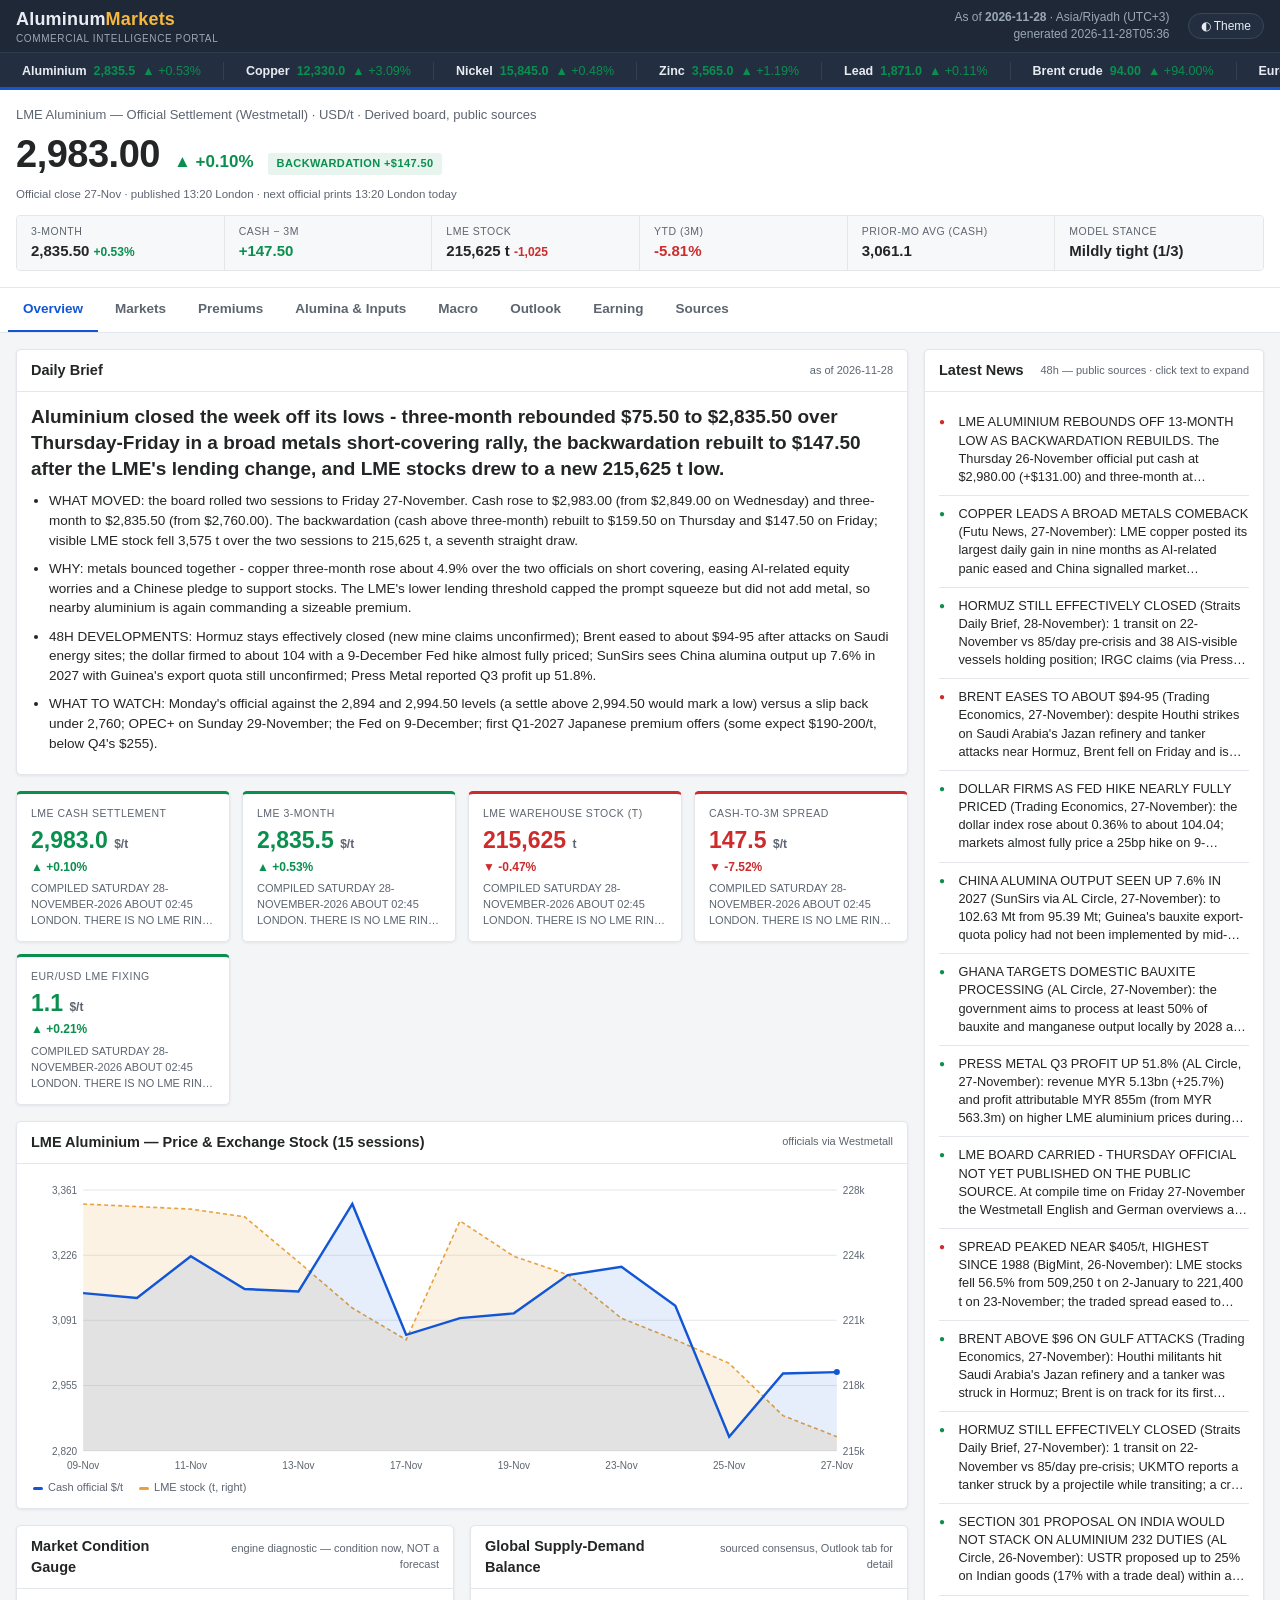
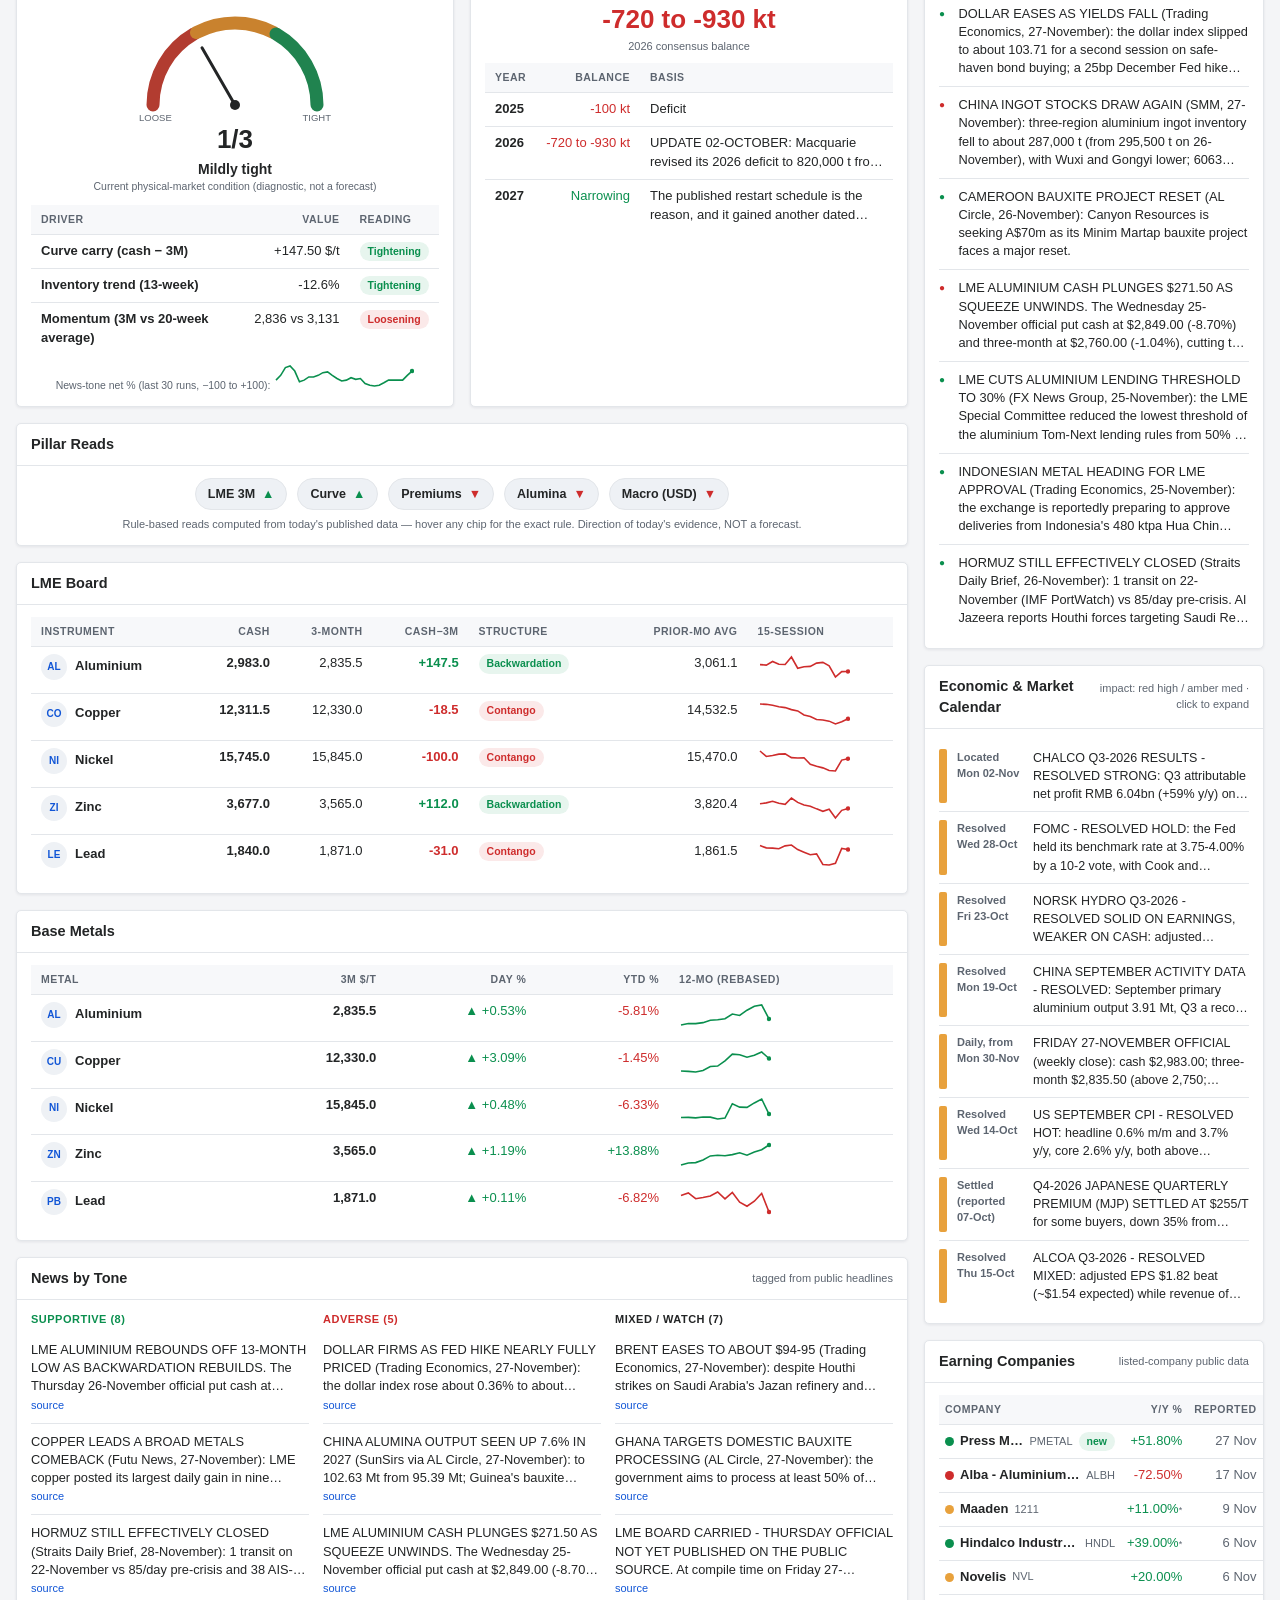
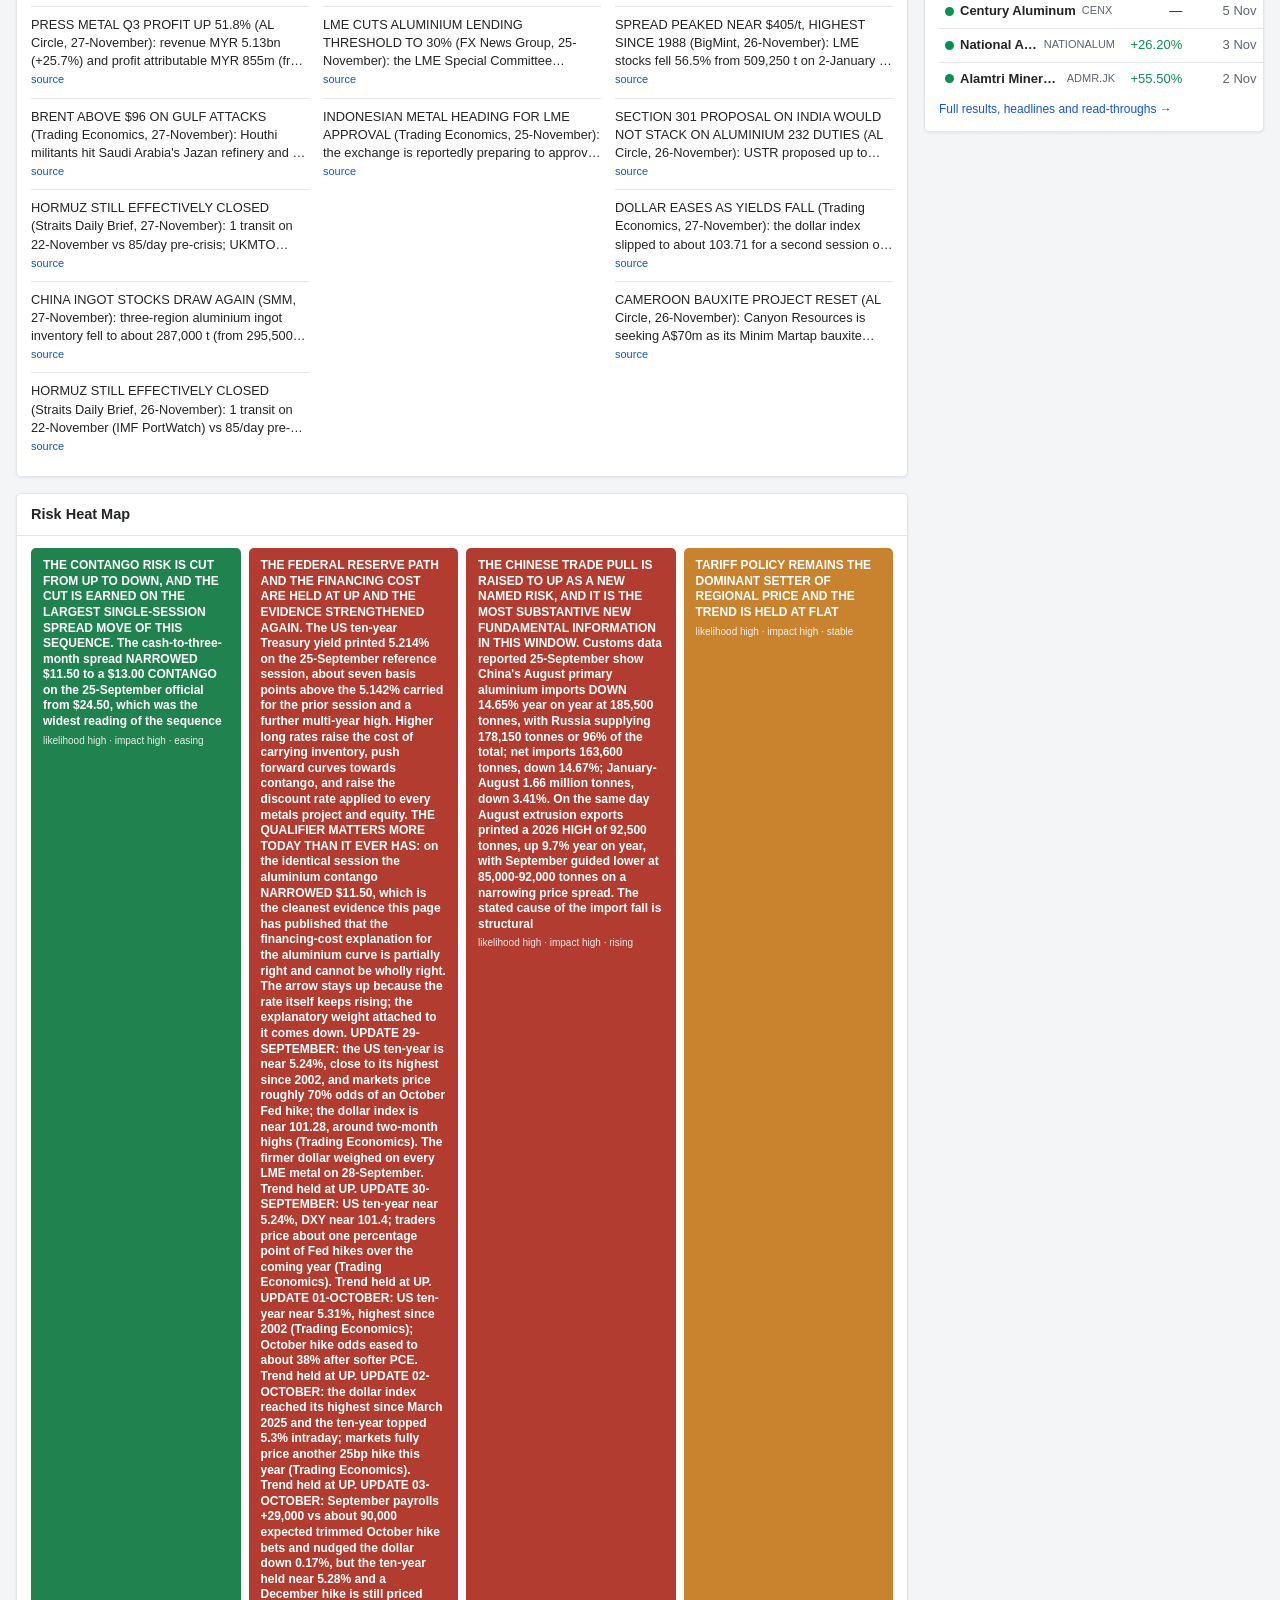
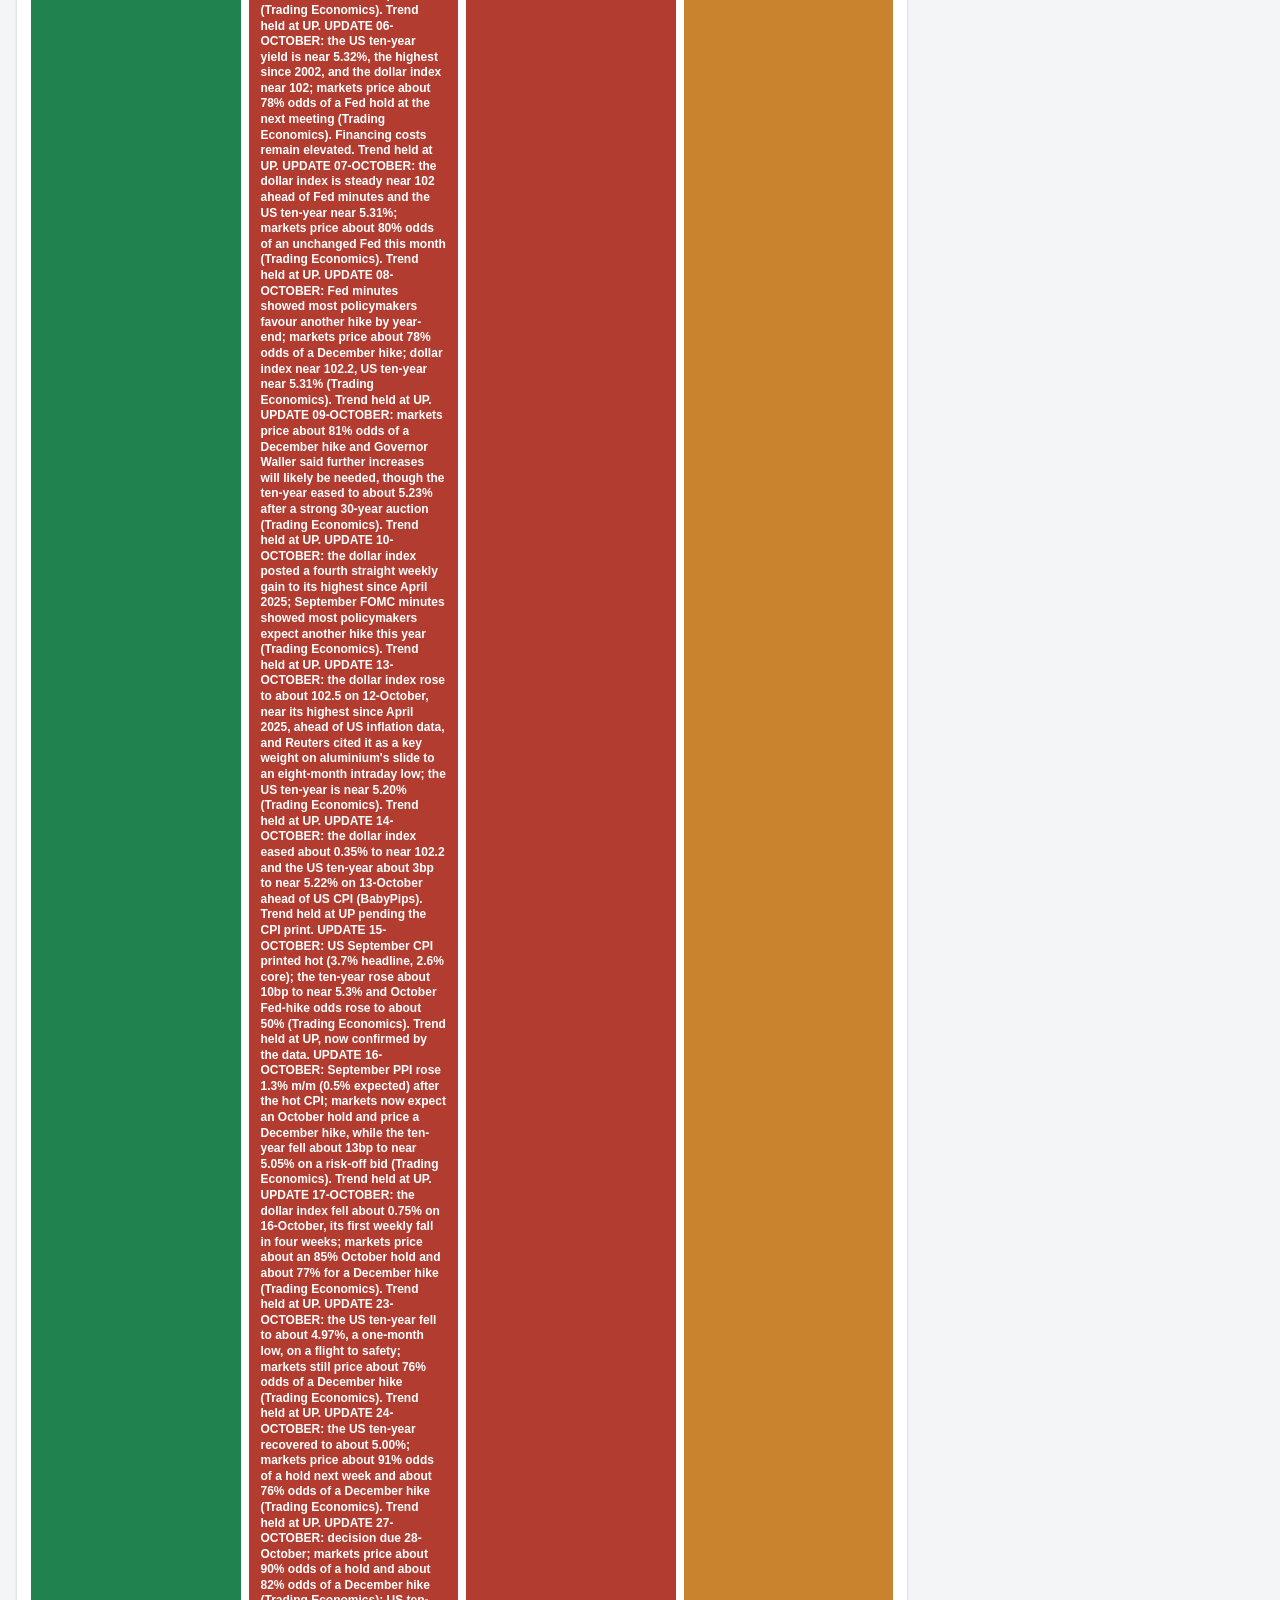
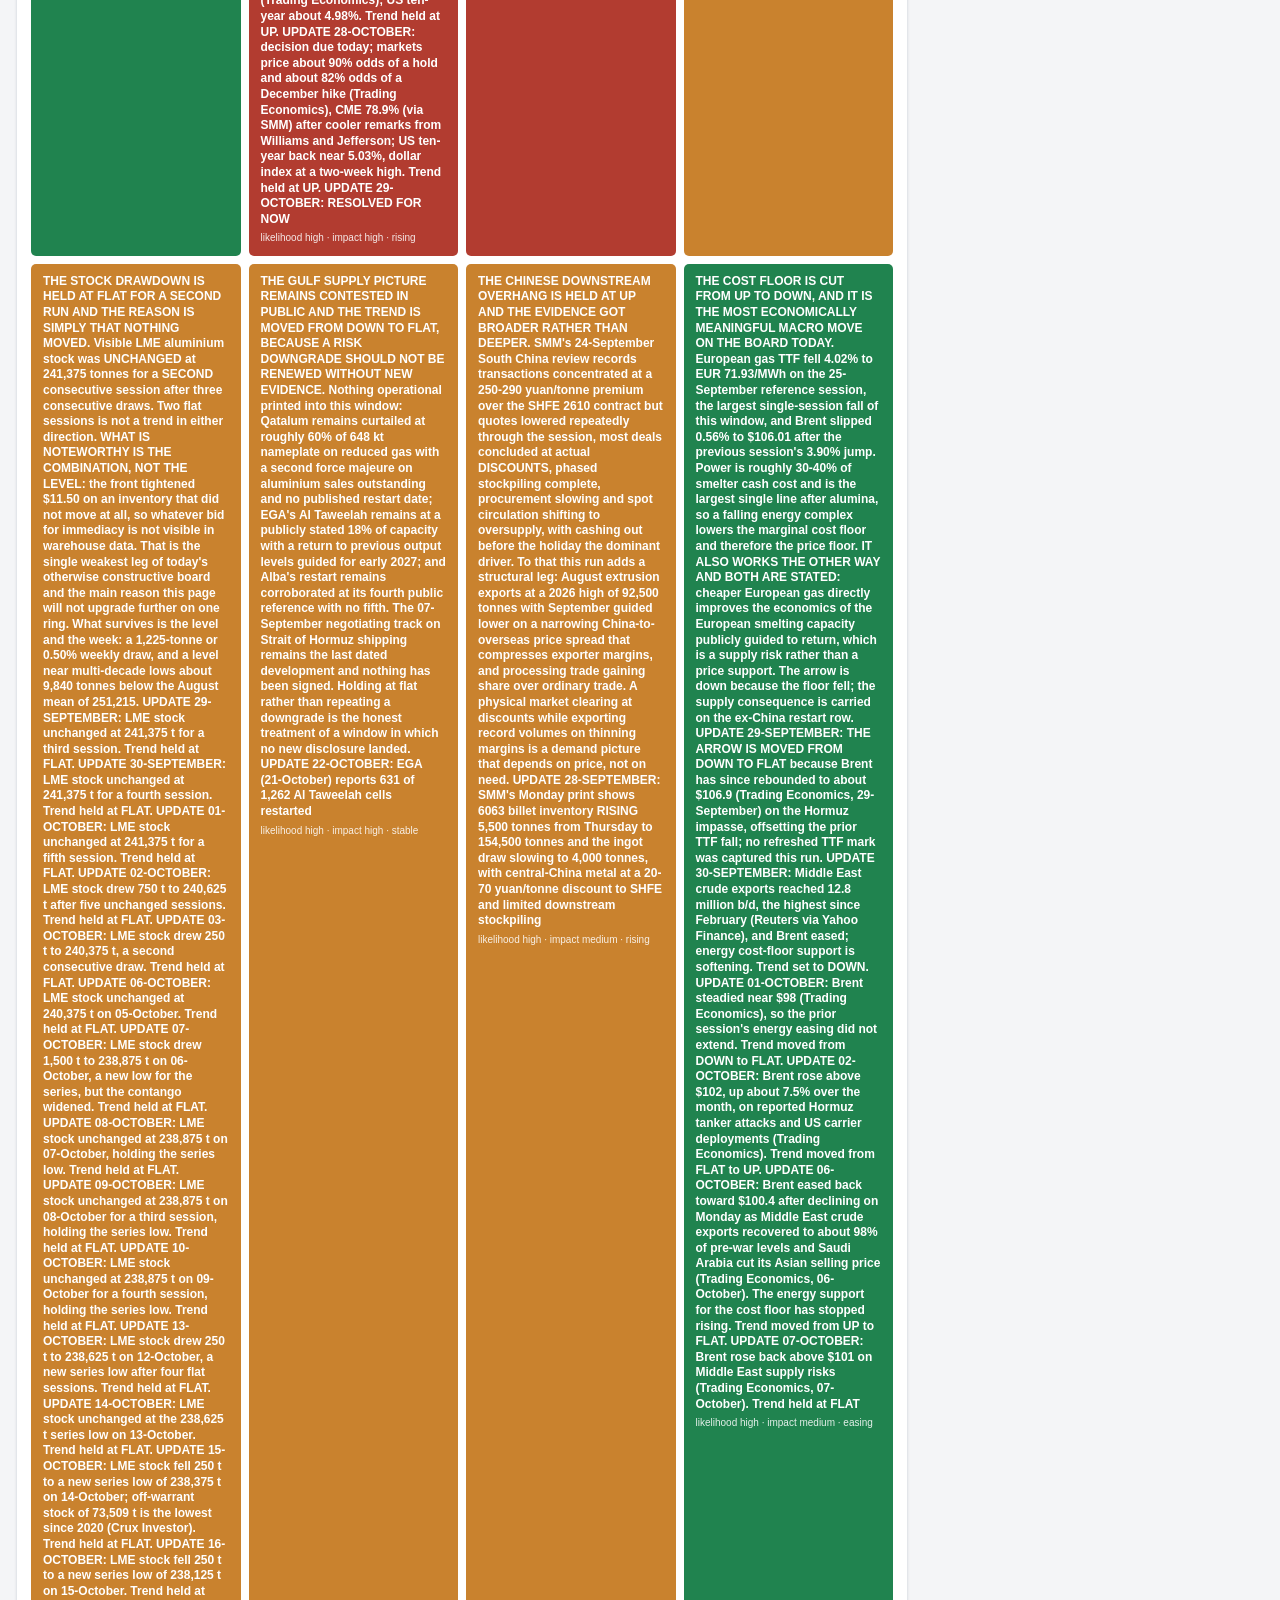
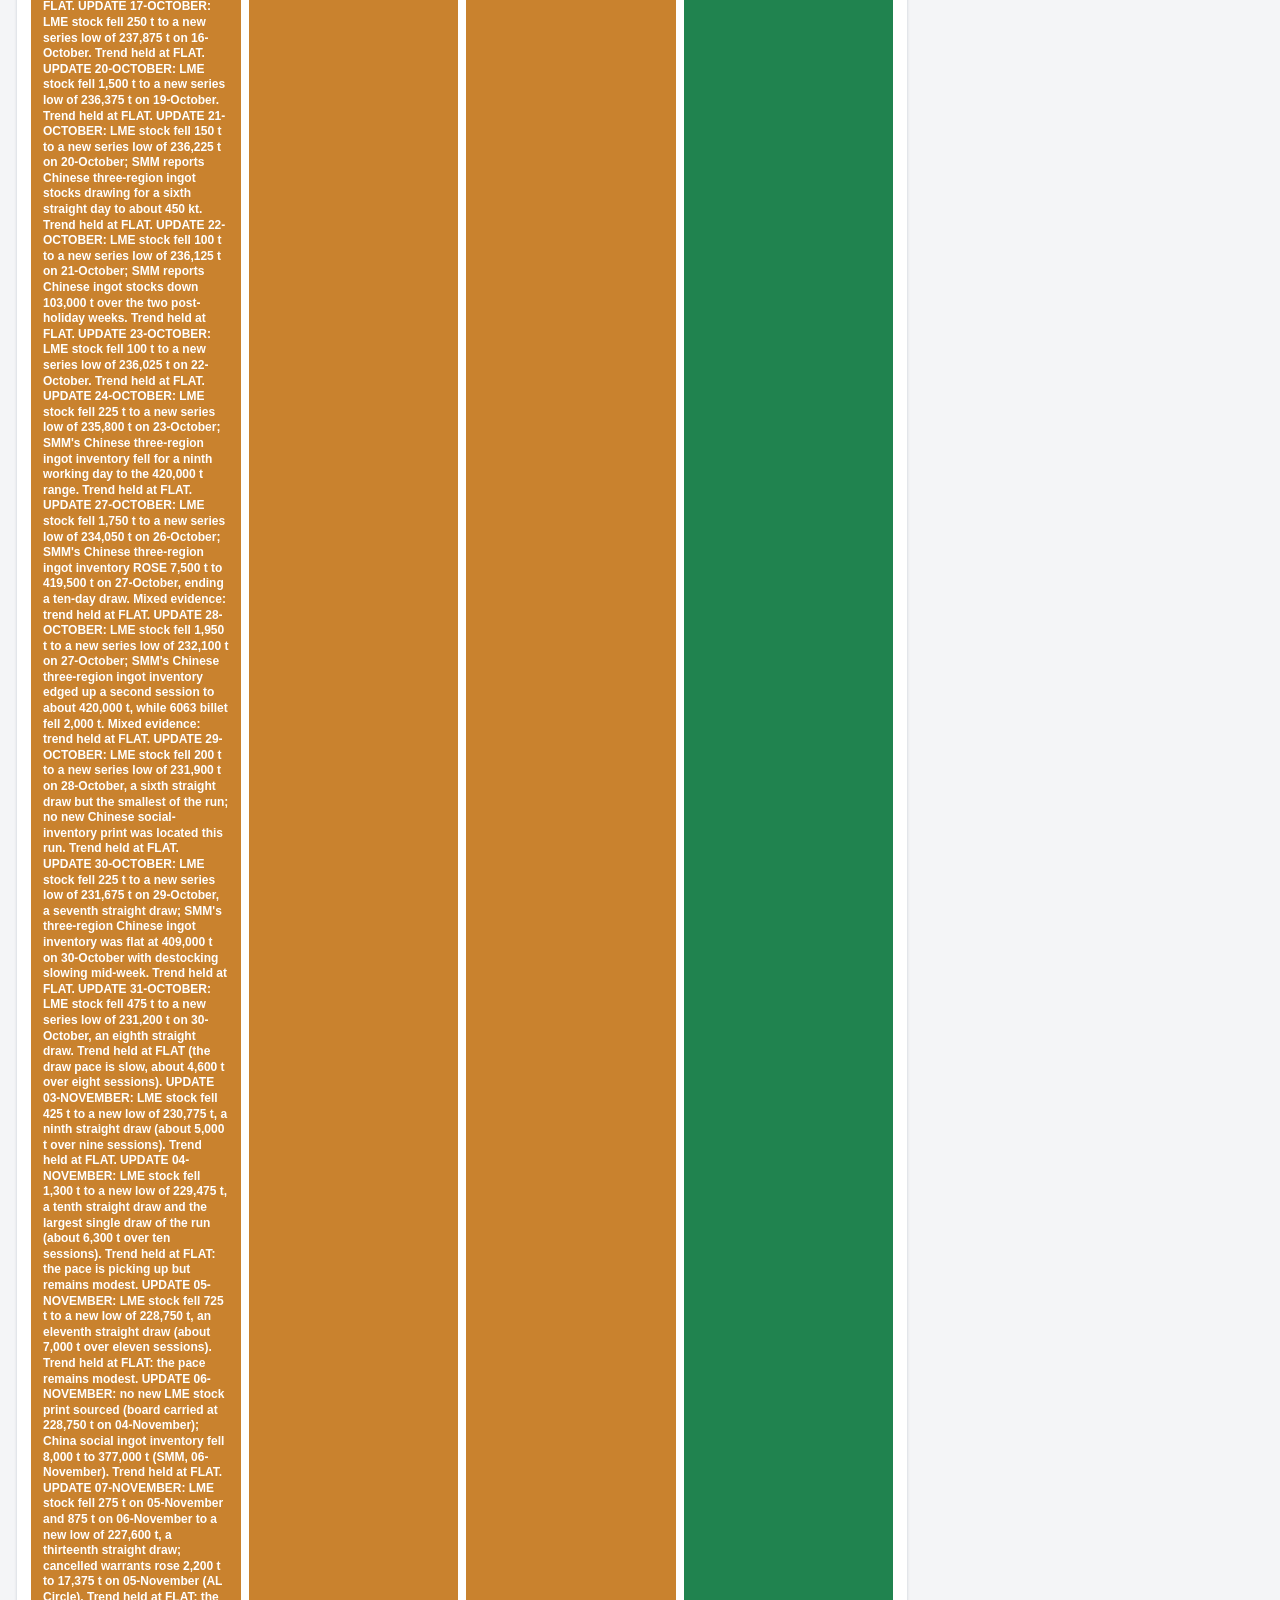
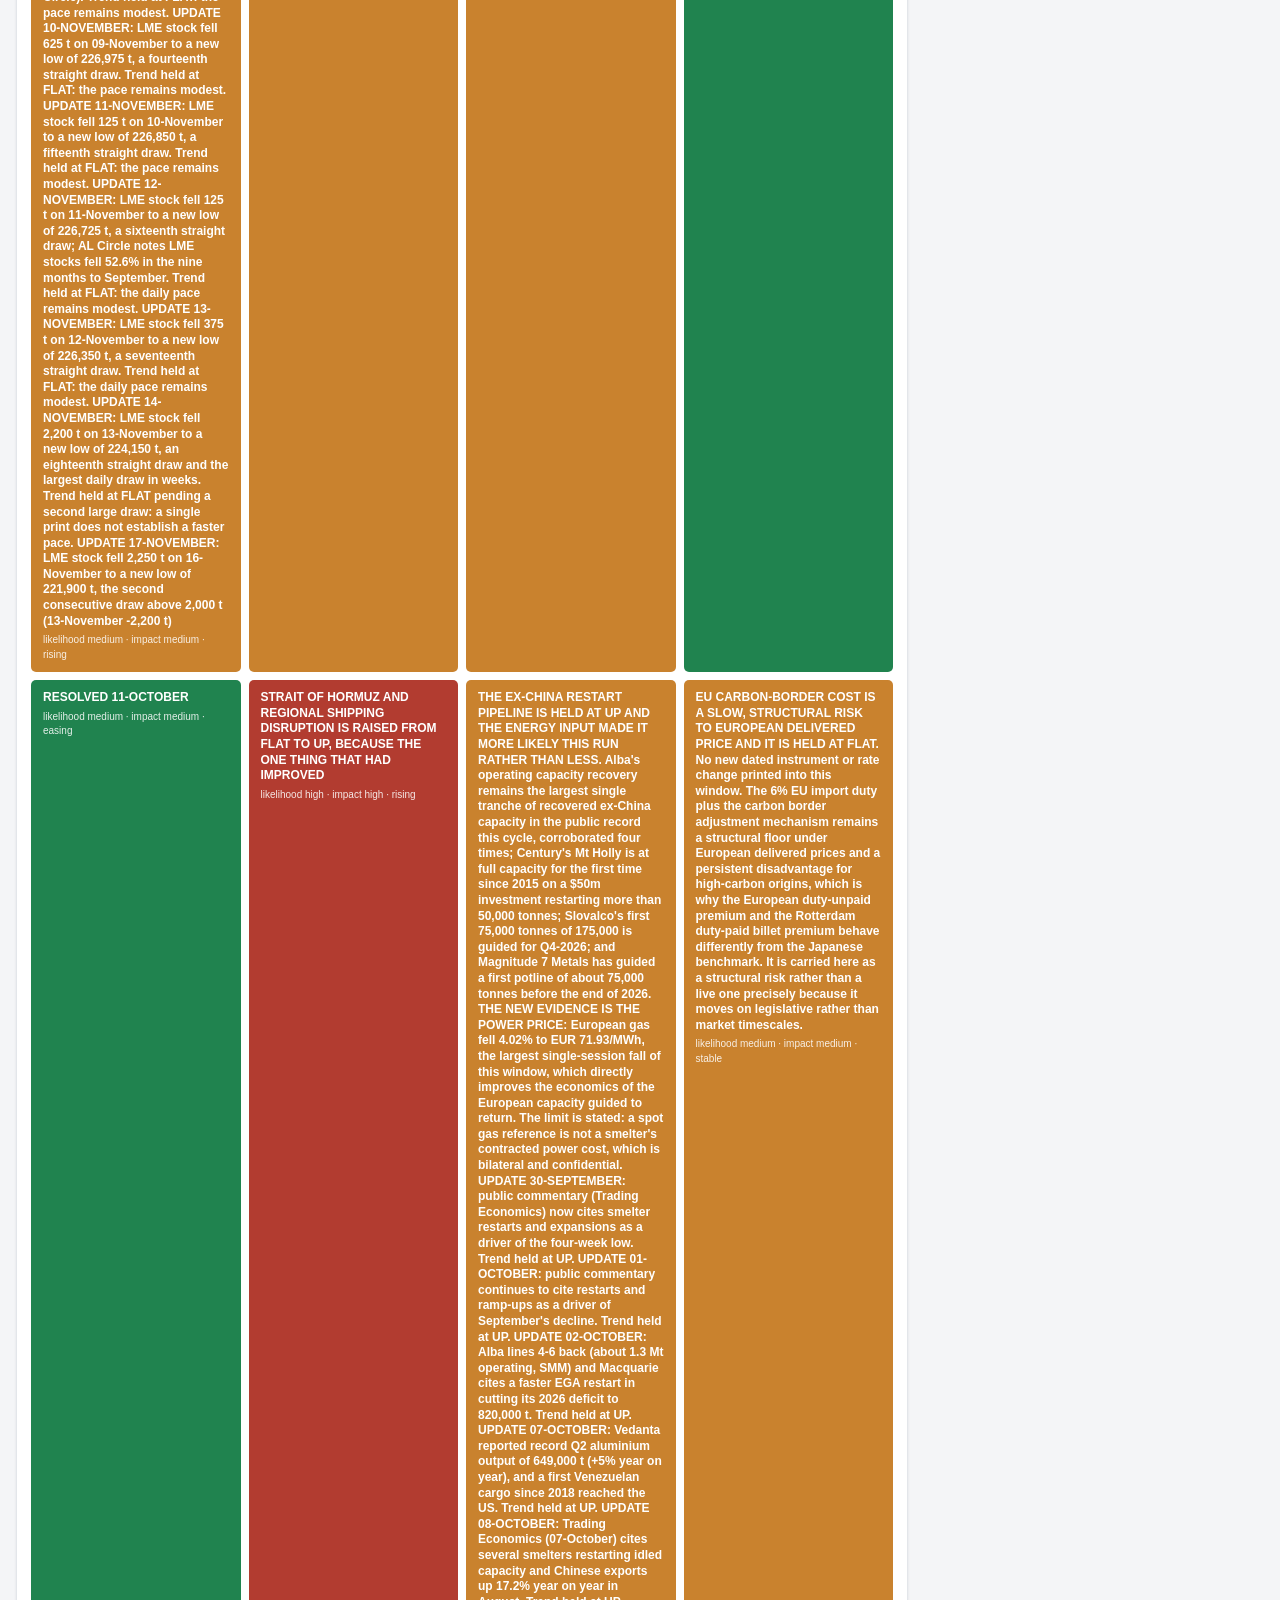
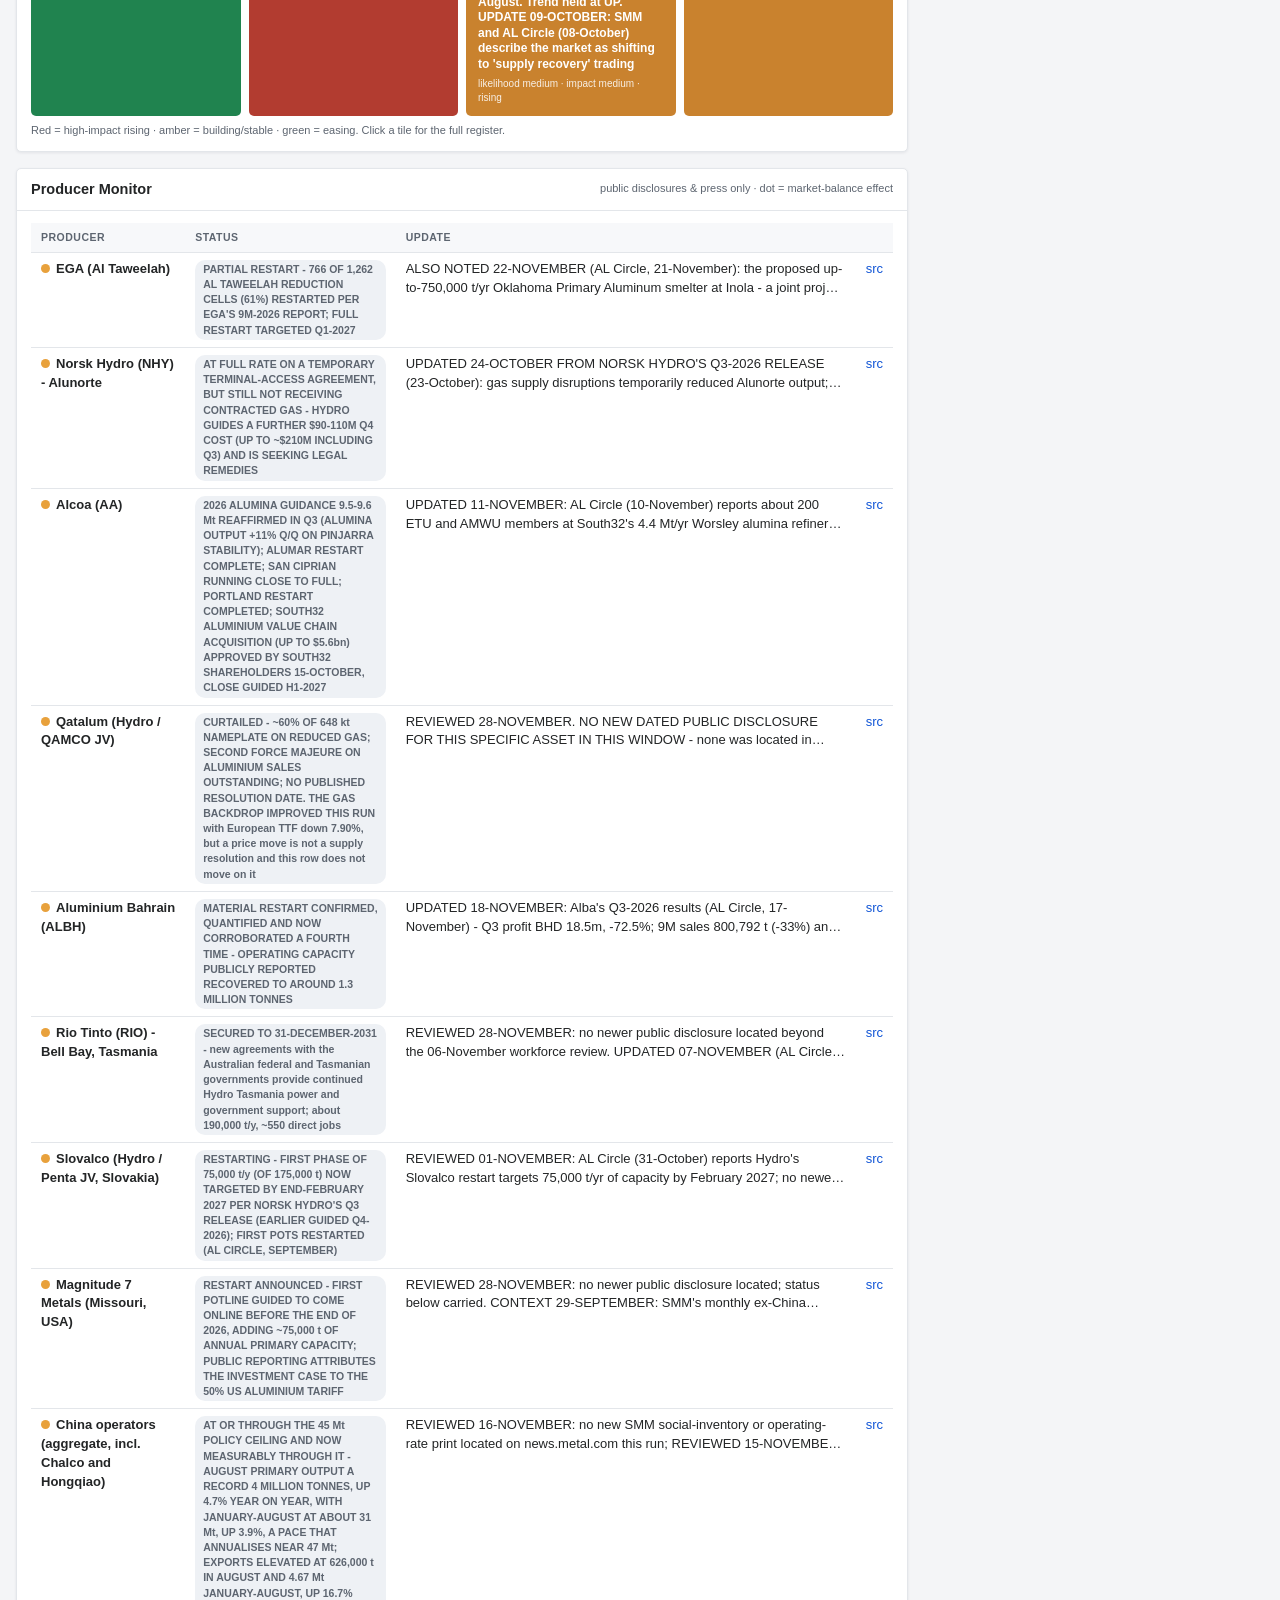
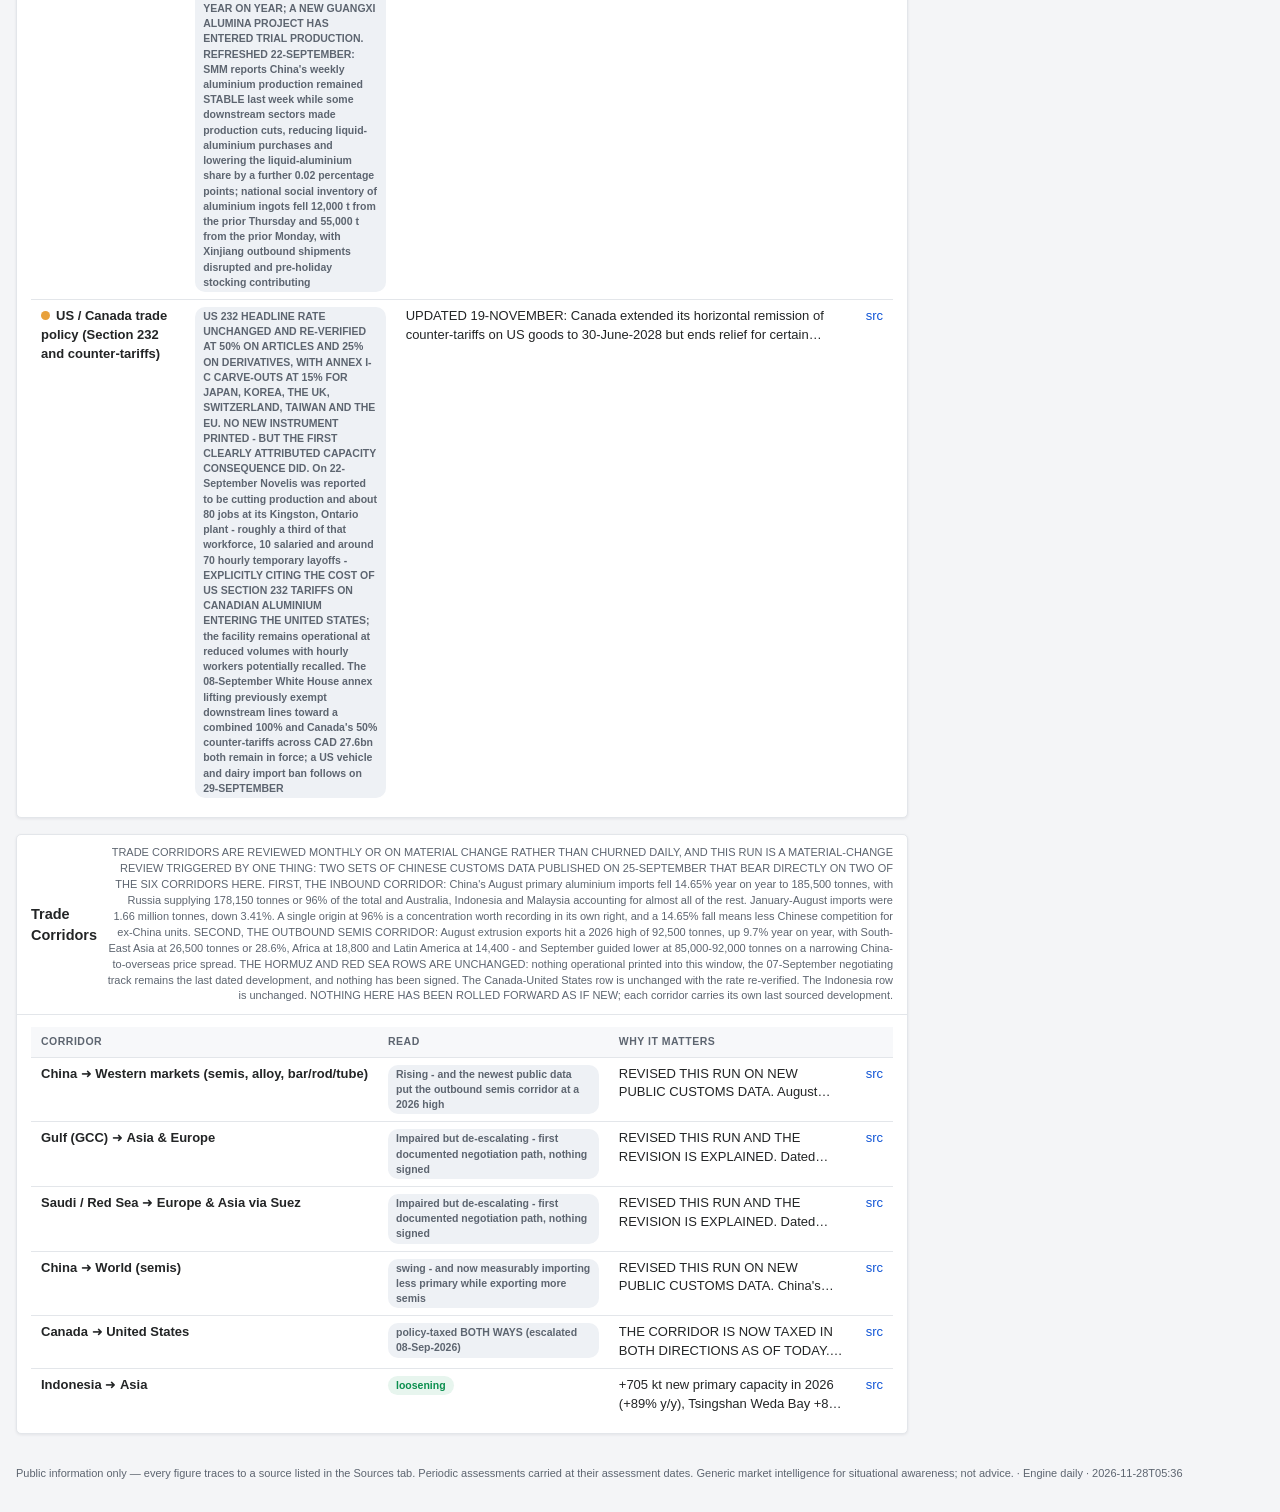
<file: index.html>
<!DOCTYPE html>
<html lang="en" data-theme="light">
<head>
<meta charset="UTF-8">
<meta name="viewport" content="width=device-width, initial-scale=1.0">
<title>Aluminum Markets — Live Intelligence Portal</title>
<style>
:root{
  --hdr:#1e2836; --hdr2:#232f40; --hdrtx:#e8ecf2; --hdrmut:#9aa7b8;
  --accent:#1256d6;
}
:root[data-theme="light"]{
  --bg:#f4f5f7; --panel:#ffffff; --tx:#232526; --mut:#5d6570; --line:#e3e6ea;
  --th:#f7f8fa; --hov:#f0f4fb; --chip:#eef1f5; --up:#0a8f4e; --dn:#ce2c2c;
  --upbg:#e7f5ee; --dnbg:#fbe9e9; --shadow:0 1px 3px rgba(20,30,50,.08);
}
:root[data-theme="dark"]{
  --bg:#12161d; --panel:#1a2029; --tx:#e6eaf0; --mut:#8b96a5; --line:#2a323e;
  --th:#20272f; --hov:#232c38; --chip:#242c37; --up:#2fbf7a; --dn:#f0564f;
  --upbg:#15342a; --dnbg:#3a201f; --shadow:0 1px 3px rgba(0,0,0,.4);
}
*{margin:0;padding:0;box-sizing:border-box}
body{font-family:-apple-system,"Segoe UI",Roboto,Arial,sans-serif;background:var(--bg);color:var(--tx);font-size:14px;line-height:1.45}
a{color:var(--accent);text-decoration:none} a:hover{text-decoration:underline}
.up{color:var(--up)!important} .dn{color:var(--dn)!important}
.num{text-align:right;font-variant-numeric:tabular-nums;white-space:nowrap}
/* ===== header ===== */
.topbar{background:var(--hdr);color:var(--hdrtx);position:sticky;top:0;z-index:50}
.topbar .in{max-width:1280px;margin:0 auto;display:flex;align-items:center;gap:18px;padding:0 16px;height:52px}
.brand{font-size:18px;font-weight:800;letter-spacing:.2px;white-space:nowrap}
.brand em{color:#f5b83d;font-style:normal}
.brand small{display:block;font-size:10px;font-weight:400;color:var(--hdrmut);letter-spacing:.6px;text-transform:uppercase}
.asof{margin-left:auto;font-size:12px;color:var(--hdrmut);text-align:right;white-space:nowrap}
.tgl{background:var(--hdr2);color:var(--hdrtx);border:1px solid #3a4757;border-radius:16px;padding:5px 12px;font-size:12px;cursor:pointer;white-space:nowrap}
.tgl:hover{background:#2c3949}
/* ===== ticker ===== */
.ticker{background:var(--hdr2);border-top:1px solid #303c4c;border-bottom:3px solid var(--accent);overflow:hidden;white-space:nowrap}
.ticker .in{display:inline-block;padding:7px 0;animation:tk 55s linear infinite}
.ticker:hover .in{animation-play-state:paused}
@keyframes tk{0%{transform:translateX(0)}100%{transform:translateX(-50%)}}
.tki{display:inline-flex;gap:7px;align-items:baseline;padding:0 22px;border-right:1px solid #33404f;font-size:12.5px;color:var(--hdrtx)}
.tki b{font-weight:600}.tki .num{font-weight:700}
/* ===== quote header ===== */
.qwrap{background:var(--panel);border-bottom:1px solid var(--line);box-shadow:var(--shadow)}
.qin{max-width:1280px;margin:0 auto;padding:16px}
.qtitle{font-size:13px;color:var(--mut)}
.qrow{display:flex;align-items:baseline;gap:14px;flex-wrap:wrap;margin-top:2px}
.qpx{font-size:38px;font-weight:800;letter-spacing:-.5px}
.qchg{font-size:17px;font-weight:700}
.qbadge{font-size:11px;padding:3px 9px;border-radius:3px;font-weight:700;letter-spacing:.4px}
.qbadge.up{background:var(--upbg)} .qbadge.dn{background:var(--dnbg)}
.qmeta{font-size:11.5px;color:var(--mut);margin-top:4px}
.qstats{display:flex;gap:0;flex-wrap:wrap;margin-top:12px;border:1px solid var(--line);border-radius:4px;overflow:hidden}
.qs{flex:1 1 130px;padding:8px 14px;border-right:1px solid var(--line);background:var(--th)}
.qs:last-child{border-right:none}
.qs .l{font-size:10.5px;color:var(--mut);text-transform:uppercase;letter-spacing:.5px}
.qs .v{font-size:15px;font-weight:700;margin-top:1px}
/* ===== tabs ===== */
.tabs{background:var(--panel);border-bottom:1px solid var(--line);position:sticky;top:52px;z-index:40}
.tabs .in{max-width:1280px;margin:0 auto;display:flex;gap:2px;padding:0 8px;overflow-x:auto}
.tab{padding:11px 15px;font-size:13.5px;font-weight:600;color:var(--mut);cursor:pointer;border-bottom:3px solid transparent;white-space:nowrap}
.tab:hover{color:var(--tx)} .tab.on{color:var(--accent);border-bottom-color:var(--accent)}
/* ===== layout ===== */
.main{max-width:1280px;margin:16px auto;padding:0 16px;display:grid;grid-template-columns:minmax(0,1fr) 340px;gap:16px}
@media(max-width:980px){.main{grid-template-columns:1fr}}
.panel{background:var(--panel);border:1px solid var(--line);border-radius:5px;box-shadow:var(--shadow);margin-bottom:16px}
.ph{padding:10px 14px;border-bottom:1px solid var(--line);display:flex;align-items:center;gap:8px}
.ph h2{font-size:14.5px;font-weight:700}
.ph .sub{font-size:11px;color:var(--mut);margin-left:auto;text-align:right}
.pb{padding:12px 14px}
/* ===== tables ===== */
table{width:100%;border-collapse:collapse;font-size:13px}
th{background:var(--th);color:var(--mut);font-size:10.5px;text-transform:uppercase;letter-spacing:.5px;text-align:left;padding:7px 10px;border-bottom:1px solid var(--line);position:sticky;top:0}
th.num{text-align:right}
td{padding:7px 10px;border-bottom:1px solid var(--line);vertical-align:top}
tr:last-child td{border-bottom:none}
tbody tr:hover{background:var(--hov)}
td .note{font-size:11.5px;color:var(--mut);margin-top:2px;line-height:1.4}
.sym{display:inline-flex;width:26px;height:26px;border-radius:50%;background:var(--chip);align-items:center;justify-content:center;font-size:10px;font-weight:800;color:var(--accent);margin-right:8px;flex:none}
.dot{display:inline-block;width:9px;height:9px;border-radius:50%;margin-right:6px}
.dot.green{background:var(--up)}.dot.amber{background:#e8a13c}.dot.red{background:var(--dn)}
.pill{display:inline-block;font-size:10.5px;font-weight:700;padding:2px 8px;border-radius:10px;background:var(--chip);color:var(--mut)}
.pill.up{background:var(--upbg);color:var(--up)} .pill.dn{background:var(--dnbg);color:var(--dn)}
/* ===== brief / kpi ===== */
.brief h1{font-size:19px;line-height:1.35;font-weight:800;margin-bottom:10px}
.brief li{margin:0 0 9px 18px;font-size:13.5px;color:var(--tx)}
.kpis{display:grid;grid-template-columns:repeat(auto-fit,minmax(180px,1fr));gap:12px;margin-bottom:16px}
.kpi{background:var(--panel);border:1px solid var(--line);border-radius:5px;padding:12px 14px;box-shadow:var(--shadow);border-top:3px solid var(--accent)}
.kpi.up{border-top-color:var(--up)} .kpi.dn{border-top-color:var(--dn)}
.kpi .l{font-size:10.5px;color:var(--mut);text-transform:uppercase;letter-spacing:.5px}
.kpi .v{font-size:23px;font-weight:800;margin:3px 0 1px}
.kpi .c{font-size:12px;font-weight:700}
.kpi .n{font-size:11px;color:var(--mut);margin-top:5px}
/* ===== right rail ===== */
.news li{list-style:none;padding:9px 0;border-bottom:1px solid var(--line);font-size:12.8px;line-height:1.42}
.news li:last-child{border-bottom:none}
.news .tag{font-size:10px;font-weight:800;letter-spacing:.4px;text-transform:uppercase;margin-right:6px}
.cal li{list-style:none;display:flex;gap:10px;padding:8px 0;border-bottom:1px solid var(--line);font-size:12.5px}
.cal li:last-child{border-bottom:none}
.cal .d{flex:none;width:66px;font-weight:700;font-size:11px;color:var(--mut);padding-top:1px}
.cal .imp{flex:none;width:8px;border-radius:2px}
.imp.High{background:var(--dn)} .imp.Medium{background:#e8a13c} .imp.Low{background:var(--mut)}
/* rail earnings table */
.rail-earn td,.rail-earn th{padding:7px 6px}
.rail-earn .co{display:flex;align-items:center;gap:6px;white-space:nowrap;overflow:hidden;max-width:170px}
.rail-earn .co b{overflow:hidden;text-overflow:ellipsis}
.rail-earn .co .tk{color:var(--mut);font-size:11px;flex:none}
.rail-earn .dot{flex:none;margin-right:0}
.rail-earn td.num{white-space:nowrap;width:64px}
.rail-earn td.dt{white-space:nowrap;width:58px;text-align:right;color:var(--mut)}
/* ===== charts ===== */
.chart{width:100%;position:relative} .chart svg{display:block;width:100%;height:auto}
.ctip{position:absolute;pointer-events:none;background:var(--panel);border:1px solid var(--line);box-shadow:var(--shadow);border-radius:4px;padding:6px 10px;font-size:11.5px;line-height:1.5;display:none;z-index:5;white-space:nowrap}
.legend{display:flex;gap:16px;font-size:11px;color:var(--mut);padding:4px 2px 0}
.legend b{display:inline-block;width:10px;height:3px;margin-right:5px;vertical-align:middle;border-radius:2px}
/* expandable text */
.xp{display:-webkit-box;-webkit-box-orient:vertical;overflow:hidden;cursor:pointer}
.xp.open{display:block;overflow:visible}
.xp:not(.open):hover{opacity:.85}
.xp:not(.open)::after{content:'';display:block}
/* executive panels */
.hm{display:grid;grid-template-columns:repeat(auto-fit,minmax(170px,1fr));gap:8px}
.tile{border-radius:5px;padding:10px 12px;color:#fff;cursor:pointer;min-height:66px}
.tile .tl{font-size:12px;font-weight:700;line-height:1.3}
.tile .ts{font-size:10px;opacity:.88;margin-top:4px}
.t-red{background:#b23c30}.t-amber{background:#c9822e}.t-green{background:#20834f}
.plrs{display:flex;gap:10px;flex-wrap:wrap;justify-content:center}
.plr{display:flex;align-items:center;gap:7px;background:var(--chip);border:1px solid var(--line);border-radius:16px;padding:6px 12px;font-size:12.5px;font-weight:600;cursor:default}
.newscols{display:grid;grid-template-columns:repeat(auto-fit,minmax(230px,1fr));gap:14px}
.ncol h3{font-size:11px;letter-spacing:.5px;text-transform:uppercase;margin-bottom:4px}
.gz{display:flex;gap:18px;align-items:flex-start;flex-wrap:wrap}
.bigfig{font-size:26px;font-weight:800}
/* mobile */
.pb{overflow-x:auto;-webkit-overflow-scrolling:touch}
@media(max-width:700px){
  .pb table{min-width:560px}
  .rail-earn{min-width:0!important}
  .qpx{font-size:30px}
  .qin,.pb{padding:10px}
  .main{padding:0 10px;gap:12px}
  .kpis{grid-template-columns:repeat(auto-fit,minmax(150px,1fr));gap:10px}
  .brand{font-size:16px}
  .tki{padding:0 14px}
}
/* misc */
.grid2{display:grid;grid-template-columns:1fr 1fr;gap:16px}
@media(max-width:800px){.grid2{grid-template-columns:1fr}}
.section{display:none}.section.on{display:block}
.stance{display:flex;align-items:center;gap:14px}
.stance .big{font-size:21px;font-weight:800}
.muted{color:var(--mut);font-size:12px}
.footer{max-width:1280px;margin:8px auto 30px;padding:0 16px;font-size:11px;color:var(--mut)}
</style>
</head>
<body>
<header class="topbar"><div class="in">
  <div class="brand">Aluminum<em>Markets</em><small>Commercial Intelligence Portal</small></div>
  <div class="asof" id="asof"></div>
  <button class="tgl" id="tglBtn">◐ Theme</button>
</div></header>
<div class="ticker"><div class="in" id="ticker"></div></div>

<div class="qwrap"><div class="qin" id="quote"></div></div>

<nav class="tabs"><div class="in" id="tabs"></div></nav>

<div class="main">
  <div id="colMain"></div>
  <aside id="colRail"></aside>
</div>
<div class="footer" id="foot"></div>

<script id="embedded-data" type="application/json">{"meta":{"generated_at":"2026-09-13T08:30","as_of":"2026-09-13","engine_version":"daily","timezone":"Asia/Riyadh (UTC+3)"},"brief":{"headline":"No metal traded in London this weekend, so the aluminium price is unchanged at about $3,274 a tonne, but three separate pieces of weekend news - cheaper oil and gas, reports that Iran and Oman are close to a deal on shipping through the Gulf, and a clear increase in the supply of the raw materials used to make aluminium - all point to lower costs and less scarcity ahead.","bullets":["NOTHING MOVED, AND THAT IS THE FIRST THING TO SAY. The London Metal Exchange is closed at weekends, so there is no new price today. The figures on this page are Friday's: aluminium at about $3,274 a tonne for metal you take now, and about $3,250 for metal in three months' time. Friday's drop of roughly two percent was caused by American inflation figures, not by anything to do with aluminium - every metal on the exchange fell the same day.","THE ONE ENCOURAGING SIGN FROM FRIDAY IS STILL STANDING. Metal for immediate delivery is still more expensive than metal for later delivery, by $24 a tonne, and that gap barely moved even though the price fell sharply. When people pay extra to get metal now, it usually means real buyers are short of it. That said, the signal has not been tested for three days now, so it should not be read as getting stronger.","ENERGY AND GEOPOLITICS BOTH EASED OVER THE WEEKEND. Oil fell to about $105 a barrel and European gas to about EUR 80 a megawatt hour - both of which lower the cost of running a smelter, since electricity is the single biggest expense in making aluminium. Separately, Iran said on 7 September that an arrangement with Oman on shipping through the Strait of Hormuz is only days away, after a temporary route was agreed in late August. The waterway has not reopened and no deal has been signed, but the risk of supply being cut off there now looks lower than it did.","THE RAW MATERIALS ARE GETTING MORE PLENTIFUL, NOT LESS. A dated industry analysis published on 12 September reports bauxite shipments from Guinea up 28% on a year earlier, forecasts for next year's bauxite prices well below this year's, alumina exports from Asia up 27% in the first half, and India's alumina surplus nearly four times bigger than a year ago. WHAT TO WATCH: Monday's exchange price - and whether that $24 premium for immediate metal survives - then the US Federal Reserve's interest rate decision on Wednesday 16 September."]},"kpis":[{"id":"lme-cash-settlement","label":"LME Cash settlement","value":3274.0,"unit":"$/t","change_pct":-2.06,"trend":"down","note":"TODAY IS SUNDAY 13-SEPTEMBER AND THE LONDON METAL EXCHANGE DID NOT TRADE. THERE IS NO NEW OFFICIAL TO PUBLISH AND NONE HAS BEEN INVENTED. The board on this page is the FRIDAY 11-SEPTEMBER official, carried forward for a second compile, and the carry is stated rather than left to the date field. THE SOURCE DIVERGENCE FLAGGED YESTERDAY HAS RESOLVED, AND THE RESOLUTION WAS VERIFIED RATHER THAN ASSUMED. On 12-September the GERMAN overview carried the 11-September board while the ENGLISH overview still showed 10-September. BOTH LANGUAGE VERSIONS WERE REQUESTED AGAIN THIS MORNING AND BOTH NOW CARRY 11-SEPTEMBER, line for line identical across all six metals, all six stock lines and all three FX fixings. The English page has caught up. THE OPERATING RULE IS UNCHANGED AND HAS NOW BEEN PROVED IN BOTH DIRECTIONS: on 04-August English led and German lagged, on 12-September German led and English lagged, and on 13-September they agree. NEITHER VERSION IS RELIABLE ALONE; THE CROSS-CHECK IS THE CONTROL. CASH IS CARRIED AT $3,274.00 AGAINST THE $3,343.00 STRUCK ON 10-SEPTEMBER - a fall of $69.00 or 2.06% that BELONGS TO FRIDAY AND IS NOT RE-CLAIMED AS TODAY'S. It remains the largest single-session decline of the September advance. THE CAUSE SAT OUTSIDE ALUMINIUM AND STILL DOES: US August core consumer prices landed a tenth above forecast on 11-September, the dollar firmed, and EVERY METAL ON THE BOARD FELL IN THE SAME SESSION. The prior-month (August) official cash mean of $3,249.62 is unchanged and cash sits $24.38 above it, so the September advance is still intact on the monthly comparison despite Friday's drop. THE NEXT PUBLISHED OFFICIAL IS DUE MONDAY 14-SEPTEMBER AT 13:20 LONDON.","decimals":1},{"id":"lme-3-month","label":"LME 3-month","value":3250.0,"unit":"$/t","change_pct":-2.05,"trend":"down","note":"CARRIED UNCHANGED - NO SESSION TRADED. Three-month $3,250.00 against $3,318.00 on 10-September, -$68.00 or -2.05%, a move that belongs to Friday. CASH ABOVE THREE-MONTH BY $24.00 IS BACKWARDATION and it narrowed by only one dollar across a two-percent sell-off. THE SPREAD AND THE FLAT PRICE MOVED IN OPPOSITE DIRECTIONS AND THAT IS STATED EXPLICITLY. Three-month is the pricing reference most commercial contracts index to, so the fall matters for realised value even though the front-month tightness did not confirm it.","decimals":1},{"id":"cash-3m-spread","label":"Cash-3M spread","value":24.0,"unit":"$/t","change_pct":-4.0,"trend":"down","note":"CARRIED UNCHANGED AT 244,100 TONNES. The last published change was -250 t on 11-September, a fifth consecutive draw, struck on a session in which flat price fell 2.06%. NO NEW WAREHOUSE REPORT EXISTS FOR A WEEKEND AND NONE HAS BEEN ESTIMATED. The chart stock axis has been re-checked this run and continues to bracket the series.","decimals":1},{"id":"lme-stocks-t","label":"LME stocks (t)","value":244100,"unit":"t","change_pct":-0.1,"trend":"down","note":"EUR/USD IS CARRIED AT THE 11-SEPTEMBER LME FX FIXING OF 1.15920, against 1.16170 on 10-September - a firmer dollar by about 0.22% on the fixing basis. BOTH WESTMETALL LANGUAGE VERSIONS NOW AGREE ON THIS ROW AS WELL AS ON THE METALS BOARD. For context only, and on a different and non-official basis, the reference board updated 12-September shows EUR/USD around 1.1599 and the dollar index at 99.12. THIS ROW MATTERS BECAUSE A DOLLAR-DENOMINATED METAL AND A EURO-DENOMINATED COST BASE DO NOT MOVE TOGETHER: a firmer dollar compresses the European smelter twice.","decimals":0},{"id":"eur-usd-lme-fx-fixing","label":"EUR/USD (LME FX fixing)","value":1.1592,"unit":"$/t","change_pct":-0.22,"trend":"down","note":"THE WHOLE BOARD IS ON ONE UNIFORM SESSION - 11-SEPTEMBER - FOR CASH, THREE-MONTH, STOCKS AND FX, AND THAT UNIFORMITY IS THE POINT OF THE ROW. On that session zinc fell 2.27%, nickel 2.06%, aluminium 2.05%, copper 0.96% and lead 0.29% on three-month officials. NO ROW ON THIS BOARD SHOULD BE READ AS A METAL-SPECIFIC STORY. Averages are prior-month (August) official cash means. THERE IS NO NEW SESSION TODAY AND NOTHING ON THIS BOARD HAS BEEN ADVANCED, INTERPOLATED OR REFRESHED FROM A NON-OFFICIAL SOURCE.","decimals":1}],"lme":{"commentary":"TODAY IS SUNDAY 13-SEPTEMBER AND THE LONDON METAL EXCHANGE DID NOT TRADE. THERE IS NO NEW OFFICIAL TO PUBLISH AND NONE HAS BEEN INVENTED. The board on this page is the FRIDAY 11-SEPTEMBER official, carried forward for a second compile, and the carry is stated rather than left to the date field. THE SOURCE DIVERGENCE FLAGGED YESTERDAY HAS RESOLVED, AND THE RESOLUTION WAS VERIFIED RATHER THAN ASSUMED. On 12-September the GERMAN overview carried the 11-September board while the ENGLISH overview still showed 10-September. BOTH LANGUAGE VERSIONS WERE REQUESTED AGAIN THIS MORNING AND BOTH NOW CARRY 11-SEPTEMBER, line for line identical across all six metals, all six stock lines and all three FX fixings. The English page has caught up. THE OPERATING RULE IS UNCHANGED AND HAS NOW BEEN PROVED IN BOTH DIRECTIONS: on 04-August English led and German lagged, on 12-September German led and English lagged, and on 13-September they agree. NEITHER VERSION IS RELIABLE ALONE; THE CROSS-CHECK IS THE CONTROL. SO THE HONEST DESCRIPTION OF THIS RUN IS THAT THE EXCHANGE DATA DID NOT MOVE AND THE EVIDENCE AROUND IT DID. Aluminium cash stands at $3,274.00, three-month at $3,250.00, stocks at 244,100 tonnes and the cash-to-three-month spread at $24.00 in BACKWARDATION - cash dearer than three-month, the front month still bid. Friday's session cut flat price 2.06% and cost the backwardation exactly one dollar, and that divergence between price and structure remains this page's lead finding. IT HAS NOW GONE A THIRD CALENDAR DAY WITHOUT A TEST, WHICH IS WHY IT IS NOT UPGRADED. THREE THINGS DID MOVE OVER THE WEEKEND AND ALL THREE POINT THE SAME WAY - AWAY FROM THE SCARCITY CASE. FIRST, ENERGY: Brent at $104.61 with a corroborated -2.81% day and European gas at EUR 79.52/MWh, both softer, both lowering the cost floor under the marginal smelter. SECOND, THE GULF: dated reporting on 07-September has Iran describing a Strait of Hormuz arrangement with Oman as days away, following a temporary route already agreed in late August - the chokepoint premium that underwrites the largest pillar of the bull case now has a documented de-escalation path rather than a rumoured one, though the waterway has NOT reopened and the deal is NOT signed. THIRD, RAW MATERIALS: a dated 12-September industry analysis puts Guinean bauxite shipments up 28.4% year on year, 2026 Guinea FOB bauxite forecast at $34-46/dmt against $40-65/dmt in 2025, Australian FOB at $39.15/wmt in FY26 against $51.48 in FY25, Asian alumina exports up 27.36% year on year to 7.05 Mt in H1, and India's alumina trade surplus nearly quadrupled to 1.72 Mt. THAT IS THE COST SIDE LOOSENING WHILE THE METAL SIDE STAYS TIGHT, AND IT IS A MARGIN-POSITIVE, PRICE-NEGATIVE COMBINATION. The next published official is Monday 14-September at 13:20 London; the Federal Reserve decides on 16-September.","benchmarks":[{"metal":"Aluminium","cash":3274.0,"three_month":3250.0,"average":3249.62,"spread":24.0,"structure":"Backwardation"},{"metal":"Copper","cash":14238.5,"three_month":14233.0,"average":14353.4,"spread":5.5,"structure":"Backwardation"},{"metal":"Nickel","cash":16270.0,"three_month":16415.0,"average":16765.75,"spread":-145.0,"structure":"Contango"},{"metal":"Zinc","cash":4015.0,"three_month":3872.0,"average":3875.12,"spread":143.0,"structure":"Backwardation"},{"metal":"Lead","cash":1854.0,"three_month":1897.0,"average":1855.05,"spread":-43.0,"structure":"Contango"}],"series":{"dates":["11-Sep","10-Sep","09-Sep","08-Sep","07-Sep","04-Sep","03-Sep","02-Sep","01-Sep","28-Aug","27-Aug","26-Aug","25-Aug","24-Aug","21-Aug"],"price":[3274.0,3343.0,3352.0,3325.0,3310.0,3292.5,3303.0,3255.5,3261.0,3222.0,3212.5,3227.5,3188.0,3215.5,3227.0],"stocks":[244100,244350,244525,244525,244525,244525,245975,246225,246725,246725,246825,246825,246825,246925,246925]}},"base_metals":{"board":[{"symbol":"AL","name":"Aluminium","price":3250.0,"day_pct":-2.05,"ytd_pct":7.96},{"symbol":"CU","name":"Copper","price":14233.0,"day_pct":-0.96,"ytd_pct":13.77},{"symbol":"NI","name":"Nickel","price":16415.0,"day_pct":-2.06,"ytd_pct":-2.96},{"symbol":"ZN","name":"Zinc","price":3872.0,"day_pct":-2.27,"ytd_pct":23.69},{"symbol":"PB","name":"Lead","price":1897.0,"day_pct":-0.29,"ytd_pct":-5.53}],"history":{"dates":["Jun-25","Jul","Aug","Sep","Oct","Nov","Dec","Jan-26","Feb","Mar","Apr","May","now"],"rebased_base":100,"series":{"AL":[100,103,105,104,108,112,116,121,126,129,132,135,123.4],"CU":[100,104,108,110,115,121,126,132,136,138,140,141,147.0],"NI":[100,101,103,102,104,106,108,107,109,110,111,112,101.7],"ZN":[100.0,104.1,105.0,110.5,118.8,120.2,119.2,121.5,125.3,120.3,126.8,131.6,154.3],"PB":[100.0,101.1,98.6,99.1,99.8,101.5,98.5,101.3,97.1,95.3,97.5,100.9,94.7]}},"series15":{"CU":[14291.0,14344.0,14425.0,14525.0,14490.0,14535.0,14395.5,14355.0,14359.0,14371.0,14540.0,14737.0,14672.0,14390.0,14238.5],"NI":[16860.0,16940.0,16780.0,16895.0,16660.0,16850.0,16350.0,16530.0,16615.0,16690.0,16600.0,16675.0,16675.0,16630.0,16270.0],"ZN":[3980.0,3985.0,3987.0,4107.0,4107.0,4070.0,4115.0,4000.0,3995.5,4087.0,4157.0,4110.0,4186.0,4105.0,4015.0],"PB":[1857.0,1862.5,1867.0,1866.0,1872.0,1880.0,1874.0,1873.0,1870.0,1871.0,1875.0,1859.0,1871.0,1870.5,1854.0]}},"premiums":{"regional":[{"region":"MJP Q3 (Main Japanese Port)","premium":395,"unit":"$/t","change":43.5,"basis":"SETTLED QUARTERLY BENCHMARK, UNCHANGED AND UNCHANGEABLE UNTIL THE QUARTER TURNS. S&P Global Platts settled the July-September Japanese premium at a record $395/t CIF Japan, assessed 06-Jul-2026, up 12.4% on Q2-2026's $351.50/t. THE Q4 REPLACEMENT IS PENDING AND THE RANGE ON THIS PAGE IS UNCHANGED AT $280-310. It was narrowed from $290-325 on 11-September when a dated consensus finally printed and it is NOT narrowed further today, because nothing newer has printed and a range is not tightened on a third reading of the same evidence. THE UPPER BOUND DID, HOWEVER, GAIN INDEPENDENT CORROBORATION THIS RUN: a dated 12-September industry analysis separately restates that Japanese buyers have been offered $310-325/t for October-December shipments, down 18-22% from the $395/t agreed for July-September. THAT IS A SECOND SOURCE ON THE SAME OFFER, NOT A NEW MARK, AND IT IS TREATED AS CORROBORATION RATHER THAN AS MOVEMENT. The lower bound remains the floor of the $280-290/t market consensus reported 11-September, with Korean and Thai traders described as repricing toward that band. THE CONSENSUS STILL SITS BELOW THE PRODUCERS' OWN OPENING OFFER, WHICH PUTS THE BURDEN OF CONCESSION ON THE SELLERS. A settlement at $285 would be a fall of roughly 28% from this record in a single quarter.","status":"amber"},{"region":"CIF Japan spot (MJP spot)","premium":370,"unit":"$/t","change":0,"basis":"CARRIED AT ITS LAST DATED PUBLIC ASSESSMENT - NO NEWER DATED MARK PRINTED INTO THE SUNDAY 13-SEPTEMBER COMPILE WINDOW AND NOTHING HAS BEEN INTERPOLATED OR ESTIMATED. Premium assessments are periodic rather than daily and a Sunday compile is the least likely moment in the cycle for a new one, so the absence is expected rather than anomalous - but it is stated on the row rather than left to the date field. THE STALENESS IS DIRECTIONALLY MISLEADING AND THAT IS WHY IT IS SPELLED OUT: every piece of dated commentary in the last week describes regional premiums falling, not holding. CARRIED AT ITS LAST DATED PUBLIC ASSESSMENT. PREMIUM ASSESSMENTS ARE PERIODIC AND NO NEWER DATED MARK PRINTED INTO THE SUNDAY 13-SEPTEMBER COMPILE WINDOW - assessment desks do not publish at weekends - SO NOTHING HAS BEEN ADVANCED, INTERPOLATED OR ESTIMATED AND THE ASSESSMENT DATE IS SHOWN ON THE ROW RATHER THAN IMPLIED. CIF Japan spot is carried at $370/t against a trailing average of $319.50, so the spot row still sits ABOVE its own average even as every dated commentary describes Japanese premiums falling. That gap is the clearest single reason to treat this row as lagging reality rather than describing it. THE STANDING EVIDENCE IS UNIFORMLY SOFT AND GAINED DETAIL RATHER THAN DIRECTION THIS RUN. SMM's 11-September regional review describes the overseas spot primary market maintaining a soft tone with the seasonal off-season prominent both inside and outside China, insufficient end-user physical demand, thin trading and cautious buyers. JAPAN: premiums fell again on deteriorating downstream demand, restocking limited to immediate requirements with no pre-stocking, and buyers applying stricter and more selective purchasing criteria - the market is phasing out some Indian-origin material and non-standard GW cargoes, while Middle Eastern and Australian ingot supply is described as relatively ample. A RUMOUR IS EXPLICITLY REJECTED RATHER THAN REPEATED: the same review records market talk that Indian producers had been invited to submit QMJP bids, states that cross-checks with industry sources found no factual support, and dismisses it as unsubstantiated. Indian suppliers themselves reject the idea they will be fully displaced, noting their role in balancing the region during the Middle East stress in March. UNITED STATES: only scattered spot deals, lacklustre physical consumption on the seasonal off-season, muted purchasing sentiment, spot prices extending losses and NO CLEAR SIGN OF STABILIZATION. VIETNAM: almost no genuine large-volume transactions and benchmarks drifting lower. SOUTH KOREA AND THAILAND: traders have repriced offers toward the USD 280-290/t Q4 MJP consensus band, but buyer target prices keep falling and bid-offer gaps are not narrowing.","status":"green"},{"region":"European Duty Unpaid (EDU)","premium":485,"unit":"$/t","change":0,"basis":"CARRIED AT ITS LAST DATED PUBLIC ASSESSMENT - NO NEWER DATED MARK PRINTED INTO THE SUNDAY 13-SEPTEMBER COMPILE WINDOW AND NOTHING HAS BEEN INTERPOLATED OR ESTIMATED. Premium assessments are periodic rather than daily and a Sunday compile is the least likely moment in the cycle for a new one, so the absence is expected rather than anomalous - but it is stated on the row rather than left to the date field. THE STALENESS IS DIRECTIONALLY MISLEADING AND THAT IS WHY IT IS SPELLED OUT: every piece of dated commentary in the last week describes regional premiums falling, not holding. CARRIED AT ITS LAST DATED PUBLIC ASSESSMENT. PREMIUM ASSESSMENTS ARE PERIODIC AND NO NEWER DATED MARK PRINTED INTO THE SUNDAY 13-SEPTEMBER COMPILE WINDOW - assessment desks do not publish at weekends - SO NOTHING HAS BEEN ADVANCED, INTERPOLATED OR ESTIMATED AND THE ASSESSMENT DATE IS SHOWN ON THE ROW RATHER THAN IMPLIED. European duty-unpaid is carried at $485/t against a trailing average of $519.10 - BELOW its own average, with the EU import ban on Russian primary aluminium now about fifteen weeks away on 31-December-2026. Either replacement units are already sourced and the ban is priced, or the event is not in the price at all; the assessment cadence is too slow to distinguish the two. THE STANDING EVIDENCE IS UNIFORMLY SOFT AND GAINED DETAIL RATHER THAN DIRECTION THIS RUN. SMM's 11-September regional review describes the overseas spot primary market maintaining a soft tone with the seasonal off-season prominent both inside and outside China, insufficient end-user physical demand, thin trading and cautious buyers. JAPAN: premiums fell again on deteriorating downstream demand, restocking limited to immediate requirements with no pre-stocking, and buyers applying stricter and more selective purchasing criteria - the market is phasing out some Indian-origin material and non-standard GW cargoes, while Middle Eastern and Australian ingot supply is described as relatively ample. A RUMOUR IS EXPLICITLY REJECTED RATHER THAN REPEATED: the same review records market talk that Indian producers had been invited to submit QMJP bids, states that cross-checks with industry sources found no factual support, and dismisses it as unsubstantiated. Indian suppliers themselves reject the idea they will be fully displaced, noting their role in balancing the region during the Middle East stress in March. UNITED STATES: only scattered spot deals, lacklustre physical consumption on the seasonal off-season, muted purchasing sentiment, spot prices extending losses and NO CLEAR SIGN OF STABILIZATION. VIETNAM: almost no genuine large-volume transactions and benchmarks drifting lower. SOUTH KOREA AND THAILAND: traders have repriced offers toward the USD 280-290/t Q4 MJP consensus band, but buyer target prices keep falling and bid-offer gaps are not narrowing.","status":"green"},{"region":"Billets Rotterdam Duty-Paid","premium":1212.5,"unit":"$/t","change":0.0,"basis":"CARRIED AT ITS LAST DATED PUBLIC ASSESSMENT - NO NEWER DATED MARK PRINTED INTO THE SUNDAY 13-SEPTEMBER COMPILE WINDOW AND NOTHING HAS BEEN INTERPOLATED OR ESTIMATED. Premium assessments are periodic rather than daily and a Sunday compile is the least likely moment in the cycle for a new one, so the absence is expected rather than anomalous - but it is stated on the row rather than left to the date field. THE STALENESS IS DIRECTIONALLY MISLEADING AND THAT IS WHY IT IS SPELLED OUT: every piece of dated commentary in the last week describes regional premiums falling, not holding. CARRIED AT ITS LAST DATED PUBLIC ASSESSMENT. PREMIUM ASSESSMENTS ARE PERIODIC AND NO NEWER DATED MARK PRINTED INTO THE SUNDAY 13-SEPTEMBER COMPILE WINDOW - assessment desks do not publish at weekends - SO NOTHING HAS BEEN ADVANCED, INTERPOLATED OR ESTIMATED AND THE ASSESSMENT DATE IS SHOWN ON THE ROW RATHER THAN IMPLIED. Rotterdam duty-paid billet is carried at $1,212.50/t against a trailing average of $1,144.00 - ABOVE its own average, and it remains the one Western row on this panel that is not below trend. Billet is a value-added product and its premium embeds conversion scarcity as well as metal scarcity, which is the most likely explanation for the divergence from the ingot rows. THE STANDING EVIDENCE IS UNIFORMLY SOFT AND GAINED DETAIL RATHER THAN DIRECTION THIS RUN. SMM's 11-September regional review describes the overseas spot primary market maintaining a soft tone with the seasonal off-season prominent both inside and outside China, insufficient end-user physical demand, thin trading and cautious buyers. JAPAN: premiums fell again on deteriorating downstream demand, restocking limited to immediate requirements with no pre-stocking, and buyers applying stricter and more selective purchasing criteria - the market is phasing out some Indian-origin material and non-standard GW cargoes, while Middle Eastern and Australian ingot supply is described as relatively ample. A RUMOUR IS EXPLICITLY REJECTED RATHER THAN REPEATED: the same review records market talk that Indian producers had been invited to submit QMJP bids, states that cross-checks with industry sources found no factual support, and dismisses it as unsubstantiated. Indian suppliers themselves reject the idea they will be fully displaced, noting their role in balancing the region during the Middle East stress in March. UNITED STATES: only scattered spot deals, lacklustre physical consumption on the seasonal off-season, muted purchasing sentiment, spot prices extending losses and NO CLEAR SIGN OF STABILIZATION. VIETNAM: almost no genuine large-volume transactions and benchmarks drifting lower. SOUTH KOREA AND THAILAND: traders have repriced offers toward the USD 280-290/t Q4 MJP consensus band, but buyer target prices keep falling and bid-offer gaps are not narrowing.","status":"green"},{"region":"MW US Transaction (Platts)","premium":2094,"unit":"$/t","change":-286,"basis":"CARRIED AT ITS LAST DATED PUBLIC ASSESSMENT - NO NEWER DATED MARK PRINTED INTO THE SUNDAY 13-SEPTEMBER COMPILE WINDOW AND NOTHING HAS BEEN INTERPOLATED OR ESTIMATED. Premium assessments are periodic rather than daily and a Sunday compile is the least likely moment in the cycle for a new one, so the absence is expected rather than anomalous - but it is stated on the row rather than left to the date field. THE STALENESS IS DIRECTIONALLY MISLEADING AND THAT IS WHY IT IS SPELLED OUT: every piece of dated commentary in the last week describes regional premiums falling, not holding. CARRIED AT ITS LAST DATED PUBLIC ASSESSMENT. PREMIUM ASSESSMENTS ARE PERIODIC AND NO NEWER DATED MARK PRINTED INTO THE SUNDAY 13-SEPTEMBER COMPILE WINDOW - assessment desks do not publish at weekends - SO NOTHING HAS BEEN ADVANCED, INTERPOLATED OR ESTIMATED AND THE ASSESSMENT DATE IS SHOWN ON THE ROW RATHER THAN IMPLIED. The Platts US Midwest transaction row is carried at $2,094/t against $2,380/t previously and a trailing average of $2,561.90. THE TARIFF DECOMPOSITION IS REFRESHED EVERY RUN AND IS REFRESHED TODAY ON THE 11-SEPTEMBER BENCHMARK: at a Section 232 rate of 50% on articles the tariff leg is 0.50 x $3,274.00 = $1,637.00, leaving an implied market leg of $457.00. On the 10-September benchmark the tariff leg was $1,671.50 and the implied market leg $422.50. THE IMPLIED MARKET LEG THEREFORE WIDENED BY $34.50, OR 8%, BECAUSE LONDON FELL - NOT BECAUSE ANYTHING PHYSICAL HAPPENED IN THE UNITED STATES. THE STANDING EVIDENCE IS UNIFORMLY SOFT AND GAINED DETAIL RATHER THAN DIRECTION THIS RUN. SMM's 11-September regional review describes the overseas spot primary market maintaining a soft tone with the seasonal off-season prominent both inside and outside China, insufficient end-user physical demand, thin trading and cautious buyers. JAPAN: premiums fell again on deteriorating downstream demand, restocking limited to immediate requirements with no pre-stocking, and buyers applying stricter and more selective purchasing criteria - the market is phasing out some Indian-origin material and non-standard GW cargoes, while Middle Eastern and Australian ingot supply is described as relatively ample. A RUMOUR IS EXPLICITLY REJECTED RATHER THAN REPEATED: the same review records market talk that Indian producers had been invited to submit QMJP bids, states that cross-checks with industry sources found no factual support, and dismisses it as unsubstantiated. Indian suppliers themselves reject the idea they will be fully displaced, noting their role in balancing the region during the Middle East stress in March. UNITED STATES: only scattered spot deals, lacklustre physical consumption on the seasonal off-season, muted purchasing sentiment, spot prices extending losses and NO CLEAR SIGN OF STABILIZATION. VIETNAM: almost no genuine large-volume transactions and benchmarks drifting lower. SOUTH KOREA AND THAILAND: traders have repriced offers toward the USD 280-290/t Q4 MJP consensus band, but buyer target prices keep falling and bid-offer gaps are not narrowing.","status":"green"},{"region":"US Midwest Duty-Paid","premium":2094,"unit":"$/t","change":-286,"basis":"CARRIED AT ITS LAST DATED PUBLIC ASSESSMENT - NO NEWER DATED MARK PRINTED INTO THE SUNDAY 13-SEPTEMBER COMPILE WINDOW AND NOTHING HAS BEEN INTERPOLATED OR ESTIMATED. Premium assessments are periodic rather than daily and a Sunday compile is the least likely moment in the cycle for a new one, so the absence is expected rather than anomalous - but it is stated on the row rather than left to the date field. THE STALENESS IS DIRECTIONALLY MISLEADING AND THAT IS WHY IT IS SPELLED OUT: every piece of dated commentary in the last week describes regional premiums falling, not holding. CARRIED AT ITS LAST DATED PUBLIC ASSESSMENT. PREMIUM ASSESSMENTS ARE PERIODIC AND NO NEWER DATED MARK PRINTED INTO THE SUNDAY 13-SEPTEMBER COMPILE WINDOW - assessment desks do not publish at weekends - SO NOTHING HAS BEEN ADVANCED, INTERPOLATED OR ESTIMATED AND THE ASSESSMENT DATE IS SHOWN ON THE ROW RATHER THAN IMPLIED. The US duty-paid row is the tariff-matched line and carries the same arithmetic as the transaction row above: $2,094/t assessed, of which $1,637.00 is the tariff leg at 50% on the $3,274.00 benchmark and $457.00 the implied market leg. A NEW AND DATED POLICY RISK SITS DIRECTLY ON THIS ROW FROM 15-SEPTEMBER: the United States has announced a 50% tariff on about 100 categories of Canadian products effective 15-September and bans on certain Canadian motor vehicles and dairy from 29-September, in response to Canadian retaliatory tariffs on roughly $20bn of US goods. WHETHER PRIMARY ALUMINIUM OR ALUMINIUM ARTICLES FALL INSIDE THAT LIST OF 100 CATEGORIES HAS NOT BEEN PUBLICLY SPECIFIED IN THE SOURCE AND IS NOT ASSUMED HERE. What is certain is that Canada is the largest single foreign supplier of primary aluminium to the United States and that this corridor is now being taxed on a published schedule in both directions. THE STANDING EVIDENCE IS UNIFORMLY SOFT AND GAINED DETAIL RATHER THAN DIRECTION THIS RUN. SMM's 11-September regional review describes the overseas spot primary market maintaining a soft tone with the seasonal off-season prominent both inside and outside China, insufficient end-user physical demand, thin trading and cautious buyers. JAPAN: premiums fell again on deteriorating downstream demand, restocking limited to immediate requirements with no pre-stocking, and buyers applying stricter and more selective purchasing criteria - the market is phasing out some Indian-origin material and non-standard GW cargoes, while Middle Eastern and Australian ingot supply is described as relatively ample. A RUMOUR IS EXPLICITLY REJECTED RATHER THAN REPEATED: the same review records market talk that Indian producers had been invited to submit QMJP bids, states that cross-checks with industry sources found no factual support, and dismisses it as unsubstantiated. Indian suppliers themselves reject the idea they will be fully displaced, noting their role in balancing the region during the Middle East stress in March. UNITED STATES: only scattered spot deals, lacklustre physical consumption on the seasonal off-season, muted purchasing sentiment, spot prices extending losses and NO CLEAR SIGN OF STABILIZATION. VIETNAM: almost no genuine large-volume transactions and benchmarks drifting lower. SOUTH KOREA AND THAILAND: traders have repriced offers toward the USD 280-290/t Q4 MJP consensus band, but buyer target prices keep falling and bid-offer gaps are not narrowing.","status":"green"}],"settlements":[{"quarter":"Q1-26 sett.","MJP":195,"CIF Japan":195,"EU duty-unpaid":519.1},{"quarter":"Q2-26 sett.","MJP":351.5,"CIF Japan":319.5,"EU duty-unpaid":612.5},{"quarter":"Q3-26 settled","MJP":395,"CIF Japan":395,"EU duty-unpaid":542.5},{"quarter":"Last public spot","MJP":370,"CIF Japan":370,"EU duty-unpaid":542.5}],"tariffs":[{"region":"United States","rate":"50%","instrument":"Section 232","status":"amber","note":"Full customs value; eff. 08-Jun-2026 → 31-Dec-2027"},{"region":"European Union","rate":"6% + CBAM","instrument":"Import duty","status":"amber","note":"Structural floor plus carbon border adjustment"}],"drivers":[{"text":"THE PENDING ASIAN QUARTERLY RANGE IS UNCHANGED AT $280-310, BUT ITS UPPER BOUND GAINED A SECOND INDEPENDENT SOURCE THIS RUN — This page narrowed the pending Q4 Japanese range from $290-325 to $280-310 on 11-September, the first change in nine runs, and only when a dated public consensus printed. IT DOES NOT MOVE TODAY BECAUSE NOTHING NEWER HAS PRINTED. What did arrive is corroboration: a dated 12-September industry analysis separately states that Japanese buyers have been offered USD 310-325 per tonne for October-December shipments, down 18-22% from the USD 395 per tonne agreed for July-September. THAT IS THE SAME OFFER THIS PAGE HAS CARRIED SINCE 02-SEPTEMBER, NOW CONFIRMED BY A SECOND PUBLISHER, WHICH RAISES CONFIDENCE IN THE UPPER BOUND WITHOUT CHANGING IT. The lower bound remains the floor of the USD 280-290/t consensus reported 11-September. THE CONSENSUS SITS BELOW THE PRODUCERS' OPENING OFFER, SO THE BURDEN OF CONCESSION IS ON THE SELLERS.","source":"AL Circle analysis, 12-September-2026 - Japanese buyers offered USD 310-325/t for October-December shipments, down 18-22% on the USD 395/t Q3 settlement","url":"https://www.alcircle.com/news/al-circle-analysis-rising-bauxite-supply-indias-alumina-surplus-and-us-policy-reshape-the-aluminium-industry-121157"},{"text":"THE GULF-SCARCITY PILLAR UNDER EVERY WESTERN PREMIUM ON THIS PANEL WEAKENED AGAIN, AND THIS TIME THE EVIDENCE IS DIPLOMATIC RATHER THAN COMMERCIAL — Regional premiums outside China are underwritten by two assumptions: that Gulf metal is scarce, and that Gulf routes are unreliable. BOTH WERE CONTRADICTED THIS WEEK BY DIFFERENT SOURCES. On the commercial side, an 11-September market review states that outside China production resumptions and new ramp-ups continued, that DAMAGED CAPACITY IN THE MIDDLE EAST RECOVERED, and that supply outside China kept repairing. On the routing side, dated reporting of 07-September has Iran saying an agreement with Oman to manage Strait of Hormuz shipping is days away, with a temporary route already agreed in late August. THE QUALIFICATION IS CARRIED RATHER THAN DROPPED: the waterway will not fully reopen until the United States fulfils commitments under a June interim deal that has since lapsed, and no deal is signed. A PREMIUM IS A PRICE FOR SCARCITY AND UNCERTAINTY; BOTH JUST GOT CHEAPER.","source":"Bloomberg, 07-September-2026 - Iran says Strait of Hormuz deal with Oman just days away","url":"https://www.bloomberg.com/news/articles/2026-09-07/iran-says-strait-of-hormuz-deal-with-oman-just-days-away"},{"text":"THE US ROWS ARE STILL MOSTLY TARIFF, AND THE DECOMPOSITION IS RECOMPUTED EVERY RUN SO THE TWO LEGS CAN BE READ APART — Section 232 stands at 50% on aluminium articles and 25% on derivatives, re-verified this run, with Annex I-C carve-outs at 15% for Japan, Korea, the UK, Switzerland, Taiwan and the EU. The tariff leg is levied on value, so it moves with the LME whether or not anything physical changes. AT THE CARRIED CASH OF $3,274.00 THE TARIFF LEG OF A US DUTY-PAID TONNE IS $1,637.00, AND AGAINST THE CARRIED US DUTY-PAID ASSESSMENT OF $2,094/t THAT LEAVES AN IMPLIED MARKET LEG OF $457.00. Friday's $69 fall in the benchmark cut the tariff leg by $34.50 and MECHANICALLY WIDENED the apparent market leg by the same amount - an 8% apparent strengthening of the US physical premium caused by nothing physical whatsoever. THAT IS THE NUMBER TO REMEMBER WHEN A US PREMIUM HEADLINE SAYS THE MARKET TIGHTENED. Canada's counter-tariffs, in force since 08-September at 50% across $27.6bn of imports and 300-plus metals products, compound the distortion in the other direction.","source":"Westmetall - LME official cash settlement, 11-September-2026 board (both language versions, cross-checked)","url":"https://www.westmetall.com/en/markdaten.php"},{"text":"THE COST SIDE OF THE PREMIUM ARGUMENT IS LOOSENING FASTER THAN THE METAL SIDE, WHICH IS A MARGIN STORY RATHER THAN A PREMIUM STORY — A dated 12-September industry analysis records Guinean bauxite shipments of 4.33 Mt in the 21-27 August week, up 3.7% week on week and 28.4% year on year; 2026 Guinea FOB bauxite forecast at USD 34-46 per dry metric tonne against USD 40-65 in 2025; Australian FOB bauxite at USD 39.15 per wet metric tonne in FY26 against USD 51.48 in FY25; Asian alumina exports of 7.05 Mt in H1-2026, up 27.36% year on year; and India's alumina trade surplus nearly quadrupling to 1.72 Mt. NONE OF THIS IS A PREMIUM INPUT DIRECTLY - PREMIA ARE PAID FOR DELIVERED METAL, NOT FOR ORE - BUT IT MATTERS TO THE PANEL BECAUSE IT REMOVES THE COST-PUSH JUSTIFICATION FOR HOLDING PREMIA UP. When the upstream is cheap and getting cheaper, a high regional premium has to be defended by physical scarcity alone, and the scarcity evidence is the part that weakened this week.","source":"AL Circle analysis, 12-September-2026 - rising bauxite supply, India's alumina surplus and US policy","url":"https://www.alcircle.com/news/al-circle-analysis-rising-bauxite-supply-indias-alumina-surplus-and-us-policy-reshape-the-aluminium-industry-121157"}]},"alumina":{"prices":[{"label":"Alumina FOB East Australia (SMM reported trade)","value":353.5,"unit":"$/t","note":"NO NEWER DATED PUBLIC MARK PRINTED INTO THE SUNDAY 13-SEPTEMBER COMPILE WINDOW - alumina trades and assessments are not reported at weekends - AND NOTHING HAS BEEN INTERPOLATED OR ADVANCED. THE ROW IS THE 11-SEPTEMBER TRADE AND IT IS THE FRESHEST HARD ALUMINA DATUM AVAILABLE: 50,000 mt traded at $353.50/mt FOB East Australia for October shipment. Against $356.00/t on the IDENTICAL basis on 05-August that is DOWN $2.50, or 0.7%, over five weeks - worth about $5 a tonne of aluminium at roughly 1.92 t of alumina per tonne of metal. A SECOND, INDEPENDENT TRADE FROM THE SAME REPORTING WINDOW IS RECORDED HERE RATHER THAN GIVEN A ROW OF ITS OWN, BECAUSE IT IS A DIFFERENT ORIGIN AND A DIFFERENT MONTH AND MIXING BASES WOULD BE MISLEADING: 50,000 mt traded at $373.00/mt FOB Indonesia for November shipment on 10-September. THE $19.50 GAP BETWEEN THE TWO IS THE INFORMATIVE PART - Indonesian November material clearing nearly twenty dollars above Australian October material argues the curve is not flat and that the benign Australian print should not be read as the whole alumina market.","status":null},{"label":"LME Alumina (Platts-settled exchange close)","value":363.6,"unit":"$/t","note":"NO NEWER DATED PUBLIC MARK PRINTED INTO THE SUNDAY 13-SEPTEMBER COMPILE WINDOW - alumina trades and assessments are not reported at weekends - AND NOTHING HAS BEEN INTERPOLATED OR ADVANCED. Carried at its last dated exchange close of 21-August at $363.60/t. THE STALENESS IS THREE WEEKS AND IS SHOWN ON THE ROW RATHER THAN IMPLIED. It sits $10.10 ABOVE the 11-September East Australia trade, which is a reminder that the exchange-settled reference and the physical trade are not the same instrument and should not be differenced casually.","status":null},{"label":"SMM Alumina Index (China, ex-works)","value":2600.0,"unit":"RMB/t","note":"NO NEWER DATED PUBLIC MARK PRINTED INTO THE SUNDAY 13-SEPTEMBER COMPILE WINDOW - alumina trades and assessments are not reported at weekends - AND NOTHING HAS BEEN INTERPOLATED OR ADVANCED. Carried at its last dated public mark of 25-August at RMB 2,600/t ex-works. Chinese domestic alumina and the seaborne market have been diverging for most of this year and this row is shown to make that divergence visible rather than to be compared directly with the dollar rows.","status":null},{"label":"Platts FOB Australia (CME futures reference)","value":333.34,"unit":"$/t","note":"NO NEWER DATED PUBLIC MARK PRINTED INTO THE SUNDAY 13-SEPTEMBER COMPILE WINDOW - alumina trades and assessments are not reported at weekends - AND NOTHING HAS BEEN INTERPOLATED OR ADVANCED. Carried at its last dated CME futures reference of 26-June at $333.34/t. IT IS THE OLDEST MARK ON THIS PANEL BY A LONG WAY AND IS RETAINED ONLY AS A LOWER ANCHOR FOR THE RANGE, NOT AS A CURRENT PRICE.","status":null},{"label":"Bauxite (SMM imported index / Guinea CIF China)","value":71.72,"unit":"$/dmt","note":"THE PRICE FIELD IS CARRIED AT ITS LAST DATED PUBLIC MARK AND NOTHING HAS BEEN INTERPOLATED, BUT THE FORWARD VIEW ON THIS ROW HAS BEEN REVISED DOWN THIS RUN ON DATED PUBLIC FORECASTS AND THE REVISION IS EXPLAINED. A 12-September industry analysis puts 2026 GUINEA FOB BAUXITE AT USD 34-46 PER DRY METRIC TONNE AGAINST USD 40-65 IN 2025, and AUSTRALIAN FOB AT USD 39.15 PER WET METRIC TONNE IN FY26 AGAINST USD 51.48 IN FY25. Guinean shipments reached 4.33 Mt in the 21-27 August week, up 3.7% week on week and 28.4% year on year, even as some suspended Guinean mines continued to stockpile at port with no near-term plan to resume. THE TREND FIELD IS THEREFORE MOVED FROM UP TO DOWN, AND THE ONE PIECE OF CONTRARY EVIDENCE IS KEPT VISIBLE RATHER THAN DROPPED: the 11-September Chinese port survey showed inventories across ten domestic ports falling 1,610,000 tonnes week on week, a large draw. THE TWO FACTS ARE RECONCILABLE - a refinery system running flat out consumes bauxite fast - BUT THE DRAW THINS THE BUFFER AGAINST A GUINEA INTERRUPTION, WHICH REMAINS THE MOST CONCENTRATED COUNTRY RISK ON THIS PAGE. Because roughly two tonnes of alumina are required per tonne of aluminium and two to three tonnes of bauxite per tonne of alumina, a bauxite disruption propagates through the chain with a lag rather than immediately.","status":null},{"label":"Caustic soda (China alumina-plant contract)","value":1813.0,"unit":"RMB/t","note":"Carried at its last dated public mark of 31-July-2026 at roughly RMB 1,813/t on a 100% NaOH basis. NO NEWER DATED PUBLIC ASSESSMENT PRINTED INTO THE 13-SEPTEMBER COMPILE WINDOW AND THE STALENESS - now six weeks - IS SHOWN ON THE ROW RATHER THAN HIDDEN. Caustic is a refinery input rather than a smelter input and reaches this page only through the alumina price.","status":null},{"label":"Lime / quicklime","value":null,"unit":"-","note":"NO PUBLIC TRANSACTED ASSESSMENT EXISTS FOR LIME OR QUICKLIME ON A BASIS THIS PAGE CAN CITE, WHICH IS WHY THE VALUE FIELD SAYS SO EXPLICITLY RATHER THAN CARRYING A NUMBER. The row is retained because lime is a genuine refinery consumable and its absence from public assessment is itself worth showing; it will carry a figure when one can be sourced and dated.","status":null}],"notes":["THE ALUMINA PANEL IS UNCHANGED - NO NEW DATED TRADE OR ASSESSMENT PRINTED INTO THE SUNDAY 13-SEPTEMBER COMPILE WINDOW AND NOTHING HAS BEEN INTERPOLATED. The last dated mark remains the 11-September trade of 50,000 mt at $353.50/mt FOB EAST AUSTRALIA for October shipment, with a second same-day trade of 50,000 mt at $373/mt FOB INDONESIA for November shipment carried separately for context and NOT mixed into the Australian series. WHAT ARRIVED THIS RUN IS NOT A PRICE BUT A QUANTITY PICTURE, AND IT IS SUBSTANTIAL. A dated 12-September industry analysis reports Asian alumina exports of 7.05 Mt worth $2.76bn in H1-2026, up 27.36% year on year; India's alumina exports up 51.3% to 2.5 Mt with imports down 34.9% to 775,362 t, taking its trade surplus to 1.72 Mt, nearly quadruple a year earlier; and Guinean bauxite shipments up 28.4% year on year in the 21-27 August week. THE FLAT $353.50 PRINT AND THE SURGING EXPORT VOLUMES ARE NOT IN CONTRADICTION - THEY ARE WHAT A HIGH-OPERATING-RATE SURPLUS LOOKS LIKE: tonnes move, prices do not. THE STRUCTURAL READ IS UNCHANGED: the refinery side of the chain is in surplus while the smelter side is disrupted, and Alunorte has ramped back to full capacity from its August 50% cut on a TEMPORARY terminal-access agreement whose temporariness is the residual risk."],"history":{"dates":["Q1-26 avg","Q2-26 avg","05-Aug trade","11-Sep trade"],"series":{"FOB Australia ($/t)":[306.9,307.4,356,353.5],"API ex-China ($/t)":[331.4,340.7,340,363.6]}}},"inputs":{"items":[{"label":"Calcined petroleum coke (CPC, anode-grade)","value":470.0,"unit":"$/t","note":"CARRIED AT ITS LAST PUBLICLY SOURCED SETTLEMENT. NO NEWER DATED PUBLIC MARK PRINTED INTO THE 11-SEPTEMBER COMPILE WINDOW AND NOTHING HAS BEEN INTERPOLATED. THE SPARKLINE CHARTS THE GREEN PETROLEUM COKE FEEDSTOCK ON ITS OWN SETTLEMENT BASIS RATHER THAN THE CALCINED PRODUCT, and that basis difference is stated on the row so the series is not misread. THE NEXT SETTLEMENT CYCLE FALLS AROUND 17-18 SEPTEMBER, ABOUT FOUR SESSIONS AWAY, and it lands into an energy tape that has risen for four consecutive sessions with Brent testing $110 - which historically pushes petroleum-derived carbon costs up rather than down. NOTHING WAS APPENDED TO THIS SPARKLINE THIS RUN. A dated SMM item of 11-September reports petroleum coke prices continuing to climb in Shandong with mixed trends in other regions; it has NOT been appended because it is a regional Chinese spot commentary and this series is charted on a different, stated basis, and mixing the two would corrupt the trend. Gaps stay gaps. The next scheduled opportunity is the monthly carbon settlement cycle around 17-18 September, roughly four days away, when the October prebaked-anode and coal-tar-pitch settlements are due.","status":"amber","hist":[["Q1-26 avg",3093],["Q2-26 avg",3476],["Jun cycle",3470.5]]},{"label":"Coal tar pitch (CTP)","value":4960.0,"unit":"Y/t","note":"CARRIED AT ITS LAST PUBLICLY SOURCED MONTHLY MARK OF 13-AUGUST AND THE STALENESS IS VISIBLE ON THE ROW RATHER THAN IMPLIED. NO NEWER DATED PUBLIC SETTLEMENT PRINTED THIS RUN AND NOTHING HAS BEEN ESTIMATED; GAPS STAY GAPS. Coal tar pitch settles on the same monthly cadence as prebaked anodes, so the next opportunity for a new mark is the 17-18 September cycle. SMM has publicly guided that September anode and aluminium fluoride prices would both RISE, which is the relevant forward signal for this row in the absence of a print. NOTHING WAS APPENDED TO THIS SPARKLINE THIS RUN. A dated SMM item of 11-September reports petroleum coke prices continuing to climb in Shandong with mixed trends in other regions; it has NOT been appended because it is a regional Chinese spot commentary and this series is charted on a different, stated basis, and mixing the two would corrupt the trend. Gaps stay gaps. The next scheduled opportunity is the monthly carbon settlement cycle around 17-18 September, roughly four days away, when the October prebaked-anode and coal-tar-pitch settlements are due.","status":"amber","hist":[["23-Jul",4705],["30-Jul",4713],["06-Aug",4876.67],["13-Aug",4960]]},{"label":"Pre-baked anodes","value":5730.0,"unit":"Y/t","note":"CARRIED AT THE PUBLIC SEPTEMBER MONTHLY SETTLEMENT OF 5,730 RMB/t spot and 5,745 RMB/t acceptance, above August's 5,630 - A RISE OF 1.8% MONTH ON MONTH. NO NEWER NATIONAL SETTLEMENT HAS PRINTED SINCE. THE OCTOBER CYCLE SETTLES AROUND 17-18 SEPTEMBER, about four sessions away. A REGIONAL EAST CHINA SPOT QUOTATION OF RMB 5,230/t REMAINS VISIBLE AND IS DELIBERATELY NOT APPENDED TO THIS SERIES, because mixing a regional spot basis into a national settlement series would corrupt the trend rather than extend it. Anodes are the largest single non-alumina, non-power line in a smelter cost stack, and they are rising into an energy tape that is also rising. NOTHING WAS APPENDED TO THIS SPARKLINE THIS RUN. A dated SMM item of 11-September reports petroleum coke prices continuing to climb in Shandong with mixed trends in other regions; it has NOT been appended because it is a regional Chinese spot commentary and this series is charted on a different, stated basis, and mixing the two would corrupt the trend. Gaps stay gaps. The next scheduled opportunity is the monthly carbon settlement cycle around 17-18 September, roughly four days away, when the October prebaked-anode and coal-tar-pitch settlements are due.","status":"amber","hist":[["May-26",5674],["Jun-26",5653],["Jul-26",5683],["Aug-26",5630],["Sep-26",5730]]},{"label":"Electricity (smelter power)","value":30.0,"unit":"$/MWh","note":"NO PUBLIC CONTINUOUS SERIES EXISTS FOR SMELTER POWER BECAUSE CONTRACTS ARE BILATERAL AND CONFIDENTIAL, WHICH IS WHY THE SPARKLINE IS EMPTY AND WILL STAY EMPTY - the row shows a public range rather than a series, and nothing is fabricated to fill it. THE PUBLIC PROXIES ALL MOVED AGAINST THE SMELTER AGAIN THIS SESSION: European gas TTF rose 2.93% to EUR 81.57, a fourth consecutive advance, and Brent traded as high as $109.97 intraday, its highest since early May. Power is the largest single cost line in a smelter and the least visible on this page, and that asymmetry is disclosed rather than left to inference.","status":"red","hist":[]},{"label":"Aluminium fluoride (AlF3)","value":11500.0,"unit":"Y/t","note":"A NEWER DATED PUBLIC MARK WAS APPENDED THIS RUN. SMM's aluminium flash of 11-September-2026 reports that trading sentiment among domestic Chinese aluminium fluoride producers was moderate and that PRICES CONTINUED TO RISE, with SMM mainstream quotations at 11,500-12,300 yuan/mt and HIGH-GRADE ALUMINIUM FLUORIDE, SUPPORTED BY COSTS, CLIMBING TO AROUND 12,400-12,800 YUAN/MT. THE SPARKLINE BASIS IS THE FLOOR OF THE SMM MAINSTREAM RANGE AND IT IS UNCHANGED AT 11,500, WHICH IS WHY THE NEW POINT IS FLAT WHILE THE ROW'S TREND IS UP. That is deliberate and is explained rather than smoothed: the mainstream range WIDENED AT THE TOP, from 11,500-12,000 to 11,500-12,300, and a separate high-grade quotation appeared above it - so the market moved up without the basis this series charts moving at all. Changing the basis mid-series to capture that would break comparability with the May, June and August points and has not been done. AlF3 is a small line - roughly 18 kg a tonne of metal and 1-2% of cash cost - but it is one of the few genuinely rising rows in the bath-and-cell group and SMM has separately guided that September aluminium fluoride would rise.","status":"amber","hist":[["May-26",11480],["06-Jun",11280],["25-Jun",11280],["16-Aug",11200],["05-Sep",11500],["11-Sep",11500]]},{"label":"Cryolite / bath makeup","value":8000.0,"unit":"Y/t","note":"A NEWER DATED PUBLIC MARK WAS APPENDED THIS RUN ON THE SAME BASIS AS THE FLUORIDE ROW ABOVE - the floor of the SMM reported range. SMM's 11-September aluminium flash states that cryolite spot prices FIRMED UP, with SMM reporting cryolite at 8,000-9,000 yuan/mt. THE RANGE IS UNCHANGED FROM THE 05-SEPTEMBER MARK, so the appended point is flat at 8,000 even though the commentary describes firming; the honest reading is that sentiment moved and the assessed range did not. Cryolite is under 1% of cash cost - roughly 10 kg a tonne - and is the smallest priced line on this basket, so it is tracked for direction rather than for magnitude.","status":"green","hist":[["May-26",7000],["06-Jun",7000],["25-Jun",7000],["16-Aug",7500],["05-Sep",8000],["11-Sep",8000]]},{"label":"Cathode / graphite blocks","value":null,"unit":"$/set","note":"NO PUBLIC CONTINUOUS PRICE SERIES IS AVAILABLE FOR CATHODE AND GRAPHITE BLOCKS - they are sold on multi-year bilateral contracts rather than assessed spot - SO THE SPARKLINE IS EMPTY BY DESIGN AND NOTHING HAS BEEN ESTIMATED TO FILL IT. The row is carried for completeness of the cost stack rather than for price discovery.","status":"green","hist":[]},{"label":"Silicon metal","value":9300.0,"unit":"Y/t","note":"CARRIED AT ITS LAST DATED PUBLIC MARK OF 25-AUGUST AND THE STALENESS IS SHOWN ON THE ROW. NO NEWER DATED SMM SILICON ASSESSMENT WAS RETRIEVABLE IN THE 11-SEPTEMBER COMPILE WINDOW AND NOTHING HAS BEEN INTERPOLATED. Silicon is the primary alloying element for casting alloys and the row matters most to a casthouse rather than to a potline.","status":"amber","hist":[["10-Jul",8650],["17-Jul",9100],["06-Aug",9050],["20-Aug",9350],["25-Aug",9400]]},{"label":"Magnesium (99.9%)","value":16150.0,"unit":"Y/t","note":"A NEWER DATED PUBLIC MARK WAS APPENDED THIS RUN. SMM's magnesium ingot spot flash of 07-September-2026 put mainstream quotations for national-standard 99.90% magnesium ingot in Fugu at 16,150-16,250 yuan/mt, with China FOB quoted at $2,290-2,390/mt; actual deals were concluded mostly at 16,150-16,200 yuan/mt, BELOW producer quotes of 16,200-16,300. THE MIDPOINT OF 16,200 HAS BEEN APPENDED TO THE SERIES; the prior mark was 15,850 on 25-August, so this is a rise of roughly 2.2% in under two weeks. THE DIRECTION IS UP BUT THE QUALITY OF THE RISE IS POOR AND THAT IS STATED: SMM describes smelters holding prices firm against weak downstream demand at home and abroad, with only just-in-time procurement, high industry inventory and high quotes lacking support from actual orders. THREE FURTHER DATED SMM DATA POINTS FROM 11-SEPTEMBER SHARPEN THE PICTURE AND THEY DO NOT ALL POINT THE SAME WAY: average Shaanxi production cost for 4-10 September was RMB 16,084/t, DOWN 6.1% week on week on cheaper coal and ferrosilicon, leaving industry average profit at RMB 3/t - effectively break-even; weekly national sample output FELL 4.1% with three smelters on maintenance and two cutting output, at a 73.44% operating rate; and inventory ROSE 1.33% month on month. COST SUPPORT IS WEAKENING WHILE SUPPLY IS BEING WITHHELD AND STOCK IS STILL BUILDING, which is why SMM expects prices to move sideways rather than to extend.","status":"green","hist":[["early Jun",16300],["mid-Jun",16300],["Jul-26",15700],["06-Aug",15850],["20-Aug",15850],["25-Aug",15850],["07-Sep",16200.0]]},{"label":"Copper (LME)","value":14238.5,"unit":"$/t","note":"LME COPPER OFFICIAL CASH AT THE 11-SEPTEMBER OFFICIAL OF $14,238.50, with three-month at $14,233.00 and a backwardation of $5.50 - the flattest curve on the base-metals board. THE FIFTEEN-POINT HISTORY DID NOT ROLL THIS RUN AND THAT IS CORRECT RATHER THAN STALE: 12 and 13 September are a Saturday and a Sunday, there was no LME ring, and the copper per-metal daily table shows no session after 11-September. The window ends on the same session as the aluminium board and the metals_series sparklines, which is the internal-consistency check this row is supposed to satisfy. It will roll again on the 14-September official. Two dated weekend supply items are noted without being priced into this row: Chile's July copper output fell 9.4% year on year with Escondida down 22.1%, and Freeport signalled it expects to proceed with a ~$4.5bn Bagdad expansion adding roughly 91,000-113,000 t/y on a three-year build.","status":"amber","hist":[["21-Aug",14291.0],["24-Aug",14344.0],["25-Aug",14425.0],["26-Aug",14525.0],["27-Aug",14490.0],["28-Aug",14535.0],["01-Sep",14395.5],["02-Sep",14355.0],["03-Sep",14359.0],["04-Sep",14371.0],["07-Sep",14540.0],["08-Sep",14737.0],["09-Sep",14672.0],["10-Sep",14390.0],["11-Sep",14238.5]]},{"label":"Ti-B grain refiner (AlTi5B1)","value":null,"unit":"$/t","note":"NO PUBLIC CONTINUOUS PRICE SERIES EXISTS FOR TITANIUM-BORON GRAIN REFINER - IT IS A CONTRACTED SPECIALITY INPUT RATHER THAN AN ASSESSED COMMODITY - SO THE SPARKLINE IS EMPTY BY DESIGN. The row is carried so the cost stack is complete rather than to imply a tradable price.","status":"green","hist":[]}],"logistics":[{"label":"Strait of Hormuz transit","status":"green","note":"THIS ROW IS DOWNGRADED FROM ESCALATING TO IMPAIRED-BUT-DE-ESCALATING, AND THE DOWNGRADE IS THE MOST CONSEQUENTIAL JUDGEMENT ON THIS PAGE THIS RUN, SO THE EVIDENCE IS SET OUT IN FULL. DATED REPORTING OF 07-SEPTEMBER-2026 CARRIES IRAN SAYING AN AGREEMENT WITH OMAN TO MANAGE STRAIT OF HORMUZ SHIPPING IS DAYS AWAY, after more than three weeks of talks, with broad agreement on proposed inbound and outbound routes, technical arrangements covering the security and sovereignty of both states, and a proposed joint coordination centre to manage maritime traffic. A SEPARATE DATED REPORT OF 26-AUGUST-2026 STATES THAT A TEMPORARY MARITIME ROUTE HAD ALREADY BEEN AGREED. THREE QUALIFICATIONS ARE CARRIED RATHER THAN BURIED. FIRST, THE WATERWAY HAS NOT REOPENED: the same reporting states it will not fully reopen until the United States fulfils commitments under an interim deal signed in June THAT HAS SINCE LAPSED. SECOND, NO DEAL IS SIGNED - 'days away' has been said before in this conflict. THIRD, THE ESCALATION FACTS HAVE NOT BEEN DELETED: Iran said it attacked ten ships near the Strait and the United States said it retaliated by sinking five Iranian tankers, the worst fighting in months as the conflict nears seven months. THE REASON THIS PAGE MOVES THE TREND ANYWAY IS THAT THE ITEM HAS CHANGED CATEGORY: it was carried for weeks as a SINGLE UNCONFIRMED RUMOUR AT DELIBERATELY LOW CONFIDENCE, and it is now dated, specific and reported by more than one outlet. AN ARRANGEMENT THAT TIGHTENS IRANIAN CONTROL OVER THE WATERWAY IS NOT THE SAME AS A REOPENING, AND THAT AMBIGUITY IS WHY THE TREND MOVES ONE STEP RATHER THAN TO CLEAR."},{"label":"Red Sea / Bab al Mandeb corridor","status":"red","note":"A SECOND CHOKEPOINT REMAINS IN PLAY AND NOTHING PUBLISHED THIS WEEKEND CHANGED IT. The Houthi group was reported to have seized the port city of Mocha, gaining leverage over the Bab el-Mandeb Strait, declaring a naval blockade against Saudi Arabia and striking Saudi energy infrastructure; Bab el-Mandeb transits are down about 24% since the July blockade and MARAD advisory 2026-006 runs to 22-September. THE IMPORTANCE IS ROUTING RATHER THAN VOLUME: Bab el-Mandeb is the alternative on which Hormuz-affected cargo has partly relied, so two contested chokepoints are not twice the risk of one - THEY REMOVE THE SUBSTITUTE. THAT LOGIC NOW RUNS IN REVERSE AND IT IS WORTH SAYING SO: if the Hormuz arrangement reported on 07-September completes, the pressure on Bab el-Mandeb as a substitute route falls at the same time, and the shipping-risk premium embedded in Western delivered prices unwinds from both ends at once. THE PHYSICAL CONTRADICTION ALSO PERSISTS: an 11-September market review reports Middle Eastern ingot supply into Japan as relatively ample and DAMAGED MIDDLE EASTERN CAPACITY AS RECOVERED."},{"label":"Gulf war-risk insurance","status":"red","note":"NO NEWER DATED PUBLIC QUOTATION PRINTED INTO THIS COMPILE WINDOW AND NOTHING HAS BEEN ESTIMATED. The 22-July mark of 7.5-10% of hull value should be read as a FLOOR rather than a current price, because it predates both the tanker strikes and the Bab el-Mandeb island seizures. WAR-RISK PRICING IS THE CLEANEST MECHANISM BY WHICH THE TWO ROWS ABOVE REACH A DELIVERED ALUMINIUM PRICE, and the fact that no public reprice has been published is a gap in this page's evidence rather than evidence that nothing has moved. It is labelled as such."},{"label":"Baltic Dry Index (BDI)","status":"amber","note":"CARRIED AT ITS LAST PUBLISHED MARK WITH THE STALENESS DISCLOSED. Dry-bulk indices do not publish on Saturday or Sunday, so no newer print exists and none has been invented. The BDI matters on this page as the freight proxy for bauxite and alumina rather than for metal, and at 3,157 it remains historically elevated."},{"label":"Container freight (Drewry WCI)","status":"amber","note":"CARRIED AT ITS LAST PUBLISHED MARK OF 20-AUGUST AND THE ASSESSMENT DATE IS SHOWN. CONTAINER FREIGHT IS THE WRONG INDEX FOR PRIMARY ALUMINIUM, which moves in bulk and break-bulk, and it is retained only as a directional read on whether Red Sea diversions are showing up in ocean freight generally. Given the Bab el-Mandeb deterioration recorded above, the next print on this row is worth more than usual."},{"label":"Incoterms / demurrage","status":"amber","note":"GENERIC COMMERCIAL NOTE, NOT AN ASSESSMENT. Force-majeure and war-risk clauses remain live across Gulf and Red Sea routings. THE FORWARD-LOOKING POINT THIS RUN IS THE 14-SEPTEMBER OMAN MEETING: if a provisional Hormuz shipping arrangement is agreed, the practical question for contracts is whether war-risk surcharges and force-majeure declarations unwind at the same speed they were imposed. Historically they do not - insurance repricing lags de-escalation by considerably longer than it lags escalation - and that asymmetry is worth carrying into any assumption about how quickly delivered costs would fall."}]},"macro":{"row":[{"label":"Brent crude","value":104.61,"unit":"$/bbl","day_pct":-2.81,"note":"BRENT IS REFRESHED THIS RUN TO $104.61 ON THE REFERENCE BOARD UPDATED 12-SEPTEMBER, AND FOR THE FIRST TIME IN SEVERAL RUNS A DAY-CHANGE IS PUBLISHED ON THIS ROW RATHER THAN WITHHELD. THE REASON FOR THE CHANGE OF TREATMENT IS STATED PLAINLY: the numeric change column on that board is still unsigned and still internally ambiguous, which is exactly why the prior compile set this field to not-available - but the SAME PUBLISHER'S OWN DATED MARKET HEADLINE now reads that the Brent rally PAUSED on Middle East diplomacy, which independently fixes the sign as NEGATIVE. A -2.81% day is therefore reported. THE LEVEL SITS $0.32 ABOVE THE $104.29 CARRIED ON THE PRIOR RUN AND WELL BELOW THE $109.97 INTRADAY HIGH REPORTED FOR 11-SEPTEMBER, so the two-day path is a spike that has faded. ENERGY IS THE LARGEST SINGLE COST LINE IN A SMELTER AND THE MOST IMPORTANT MACRO ROW ON THIS PAGE FOR A COST READER. THE DRIVER IS NOW NAMED RATHER THAN UNRESOLVED: dated reporting on 07-September has Iran describing a Strait of Hormuz arrangement with Oman as days away, following a temporary route agreed in late August. NEITHER IS A SIGNED DEAL AND THE WATERWAY HAS NOT REOPENED.","status":null},{"label":"European gas TTF","value":79.52,"unit":"EUR/MWh","day_pct":-3.08,"note":"EUROPEAN GAS EASED TO EUR 79.52/MWh ON THE REFERENCE BOARD UPDATED 12-SEPTEMBER, QUOTED AT -3.08% AGAINST ITS OWN PRIOR CLOSE ON THAT BOARD. A BASIS NOTE IS OWED AND IS GIVEN RATHER THAN GLOSSED: the prior compile carried EUR 80.93 from an earlier snapshot of the same board, and EUR 79.52 is 1.74% below that, NOT 3.08% - the quoted percentage is measured against that board's own prior close of about EUR 82.05, not against the figure this page carried. BOTH NUMBERS ARE REPORTED SO THE READER CAN SEE WHY THEY DO NOT RECONCILE, AND NEITHER HAS BEEN ADJUSTED TO MAKE THEM. THE DIRECTION IS UNAMBIGUOUS EITHER WAY AND IT IS DOWN, breaking the run of gains that ran through the first half of September. THIS IS THE SINGLE MOST IMPORTANT ROW ON THE PAGE FOR EUROPEAN SMELTER ECONOMICS AND FOR THE CREDIBILITY OF THE EUROPEAN RESTART PIPELINE, which carries two near-dated commitments that assume workable power economics - Slovalco's first 75,000 tonnes of a 175,000-tonne restart guided to Q4-2026 under a Slovak carbon-cost compensation agreement, now roughly two to three weeks away, and the EU import ban on Russian primary aluminium on 31-December-2026, about fifteen weeks away. A COAL CROSS-REFERENCE BELONGS BESIDE THIS ROW BECAUSE EUROPEAN GAS IS ONLY THE MARGINAL FUEL FOR PART OF THE WORLD'S SMELTING CAPACITY: thermal coal stands at $146.75 on the same reference board, down 0.84% on the day but STILL UP 45.7% YEAR ON YEAR, and it is the marginal power source for the Chinese and Indian systems that together dominate global output. CHEAPER EUROPEAN GAS AND DEARER COAL IS NOT A GLOBAL COST FALL - IT IS A REGIONAL COST DIVERGENCE, and it argues for European competitiveness improving at the margin relative to Asia rather than for the global cost floor dropping.","status":null},{"label":"US dollar index","value":99.122,"unit":"DXY","day_pct":0.07,"note":"THE DOLLAR INDEX IS REFRESHED TO 99.12 ON THE REFERENCE BOARD UPDATED 12-SEPTEMBER, marginally firmer. IT IS THE ONE MACRO ROW THIS RUN THAT LEANS AGAINST THE METAL RATHER THAN FOR THE MARGIN. Aluminium is priced in dollars, so a firmer dollar mechanically raises the local-currency cost of the same tonne for every non-dollar buyer and tends to cap the flat price. THE CONTEXT IS THE FEDERAL RESERVE DECISION ON 16-SEPTEMBER, THREE DAYS AWAY, after US August core consumer prices landed a tenth above forecast on 11-September at +0.3% month on month. That print is what took the whole metals board down 0.29% to 2.27% in a single session, and it is the reason the dollar and the metal are currently the same trade in opposite directions. FOR CROSS-REFERENCE ON THE SAME BOARD: EUR/USD around 1.1599, USD/CNY around 6.708, and the US ten-year yield at 4.97%. ONE OFF-EXCHANGE CROSS-REFERENCE IS RECORDED HERE RATHER THAN GIVEN A ROW OF ITS OWN, BECAUSE IT IS NOT A MACRO SERIES AND SHOULD NOT SIT ON THIS BOARD AS IF IT WERE: the contract-for-difference aluminium price published by the same source settled at $3,256.65 for the 11-September close, down 0.70% on its own basis. IT IS NOT AN LME OFFICIAL and has not been mixed into the exchange series, the charts or the price history. It is carried only because it is the sole aluminium mark available on a weekend, and it brackets the official rather than contradicting it - $17.35 below official cash of $3,274.00 and $6.65 above official three-month of $3,250.00.","status":null},{"label":"EUR/USD","value":1.15985,"unit":null,"day_pct":-0.12,"note":"EUR/USD IS RESTORED TO ITS CORRECT SERIES THIS RUN AFTER A COMPILE ERROR, AND THE ERROR IS DISCLOSED RATHER THAN QUIETLY OVERWRITTEN: an earlier compile today wrote the off-exchange aluminium reference price into this row, so this row briefly published 3,256.65 against a label reading EUR/USD. THAT WAS WRONG, IT WAS PUBLISHED, AND IT HAS BEEN CORRECTED. The euro stands at 1.15985 on the reference board updated 12-September, about 0.12% weaker on the day. FOR THE OFFICIAL BASIS, WHICH IS THE ONE THIS PAGE PRICES OFF, THE 11-SEPTEMBER LME FX FIXING WAS 1.15920 against 1.16170 on 10-September - a firmer dollar of about 0.22% on that basis. The two figures are close but they are NOT the same series and are not mixed. THIS ROW MATTERS BECAUSE THE METAL IS PRICED IN DOLLARS AND A LARGE PART OF THE COST BASE IS NOT: a firmer dollar compresses the European smelter twice over, once on the revenue it receives and once on the euro cost of the power it buys.","status":null},{"label":"US 10-year Treasury yield","value":4.974,"unit":"%","day_pct":0.01,"note":"THE US TEN-YEAR YIELD IS RESTORED TO ITS CORRECT SERIES THIS RUN AFTER THE SAME COMPILE ERROR, WHICH HAD WRITTEN THERMAL COAL (146.75) INTO A ROW LABELLED US 10-YEAR TREASURY YIELD. THAT WAS WRONG, IT WAS PUBLISHED, AND IT HAS BEEN CORRECTED; the coal figure now sits as a cross-reference on the energy row where it belongs. The ten-year stands at 4.974% on the reference board updated 12-September, essentially unchanged on the day. THIS IS THE MOST UNDER-WATCHED ROW ON THIS BOARD FOR AN INVENTORY-HEAVY MARKET AND THAT IS WHY IT IS CARRIED: the cost of carrying metal is a financing cost, so the level of the yield curve sets how expensive it is to hold inventory off-market. A HIGH FRONT-END RATE PENALISES CARRYING STOCK, WHICH IS PART OF WHY BACKWARDATION PERSISTS RATHER THAN BEING ARBITRAGED AWAY - it is expensive to borrow money to buy prompt metal and hold it forward. The Federal Reserve decides on 16-September, three days away, after August core consumer prices landed a tenth above forecast.","status":null}],"events":[{"date":"Sun 13-Sep 06:05 London","event":"NO LME SESSION - SATURDAY AND SUNDAY ARE NOT TRADING DAYS AN","importance":"medium","note":"NO LME SESSION - SATURDAY AND SUNDAY ARE NOT TRADING DAYS AND NO NEW OFFICIAL EXISTS. The board is carried at 11-September: aluminium cash $3,274.00, three-month $3,250.00, stocks 244,100 t, backwardation $24.00. The carry is declared on every affected row rather than left to the date field."},{"date":"Sun 13-Sep 06:05 London","event":"SOURCE DIVERGENCE RESOLVED. Both Westmetall language overvie","importance":"medium","note":"SOURCE DIVERGENCE RESOLVED. Both Westmetall language overviews were re-requested and BOTH now carry the 11-September board, identical across all six metals, all six stock lines and all three FX fixings. Yesterday German led and English lagged; on 04-August the reverse. The cross-check stays mandatory."},{"date":"Sun 13-Sep 06:10 London","event":"HORMUZ - THE LARGEST SINGLE CHANGE THIS RUN. Dated 07-Septem","importance":"medium","note":"HORMUZ - THE LARGEST SINGLE CHANGE THIS RUN. Dated 07-September reporting has Iran saying an agreement with Oman to manage Strait shipping is DAYS AWAY, after three-plus weeks of talks covering inbound and outbound routes and a proposed joint coordination centre; a 26-August report states a temporary route was already agreed. NOT SIGNED, NOT REOPENED - full reopening is reported as conditional on lapsed US commitments. The item is upgraded from unconfirmed rumour to dated multi-outlet reporting."},{"date":"Sun 13-Sep 06:12 London","event":"BAUXITE LOOSENING. Guinean shipments 4.33 Mt in the 21-27 Au","importance":"medium","note":"BAUXITE LOOSENING. Guinean shipments 4.33 Mt in the 21-27 August week, +3.7% w/w and +28.4% y/y. Guinea FOB forecast USD 34-46/dmt for 2026 vs USD 40-65 in 2025; Australian FOB USD 39.15/wmt FY26 vs USD 51.48 FY25. Dated 12-September analysis."},{"date":"Sun 13-Sep 06:12 London","event":"ALUMINA TRADE. Asia exported 7.05 Mt worth USD 2.76bn in H1-","importance":"medium","note":"ALUMINA TRADE. Asia exported 7.05 Mt worth USD 2.76bn in H1-2026, +27.36% y/y. India's exports +51.3% to 2.5 Mt, imports -34.9% to 775,362 t, trade surplus 1.72 Mt - nearly quadruple a year earlier. Dated 12-September analysis."},{"date":"Sun 13-Sep 06:14 London","event":"PREMIUM CORROBORATION. The USD 310-325/t Japanese Q4 produce","importance":"medium","note":"PREMIUM CORROBORATION. The USD 310-325/t Japanese Q4 producer offer, down 18-22% on the USD 395/t Q3 settlement, restated by a second publisher on 12-September. The pending range on this page stays USD 280-310 - corroboration is not a new mark and a range is not tightened on repeated evidence."},{"date":"Sun 13-Sep 06:16 London","event":"ENERGY EASED. Brent USD 104.61, day reported -2.81% with the","importance":"medium","note":"ENERGY EASED. Brent USD 104.61, day reported -2.81% with the sign corroborated by the same publisher's headline that the rally paused on Middle East diplomacy. European gas EUR 79.52/MWh. Cheaper power is bearish for price and positive for margin."},{"date":"Sun 13-Sep 06:16 London","event":"DOLLAR FIRMER INTO THE FED. DXY 99.12, EUR/USD ~1.1599, US 1","importance":"medium","note":"DOLLAR FIRMER INTO THE FED. DXY 99.12, EUR/USD ~1.1599, US 10-year 4.97%. Federal Reserve decision Wednesday 16-September, three days out, after August core CPI landed a tenth above forecast."},{"date":"Sun 13-Sep 06:18 London","event":"CAPACITY PIPELINE. NALCO licensed EGA's DX+ Ultra for a prop","importance":"medium","note":"CAPACITY PIPELINE. NALCO licensed EGA's DX+ Ultra for a proposed 500,000 t/y Angul expansion; Rio Tinto acquiring the Aurukun bauxite project (up to 8 Mdt/y) from Glencore and Mitsubishi; Rusal planning an Indonesian bauxite-alumina complex; Ashapura targeting 15 Mt/y of Guinean bauxite by FY28. None adds a tonne in 2026."},{"date":"Sun 13-Sep 06:18 London","event":"US STRATEGIC CAPITAL. The Department of War committed a furt","importance":"medium","note":"US STRATEGIC CAPITAL. The Department of War committed a further USD 100m to Atlantic Alumina, total government investment USD 400m, to protect the last domestic US alumina refinery. State capital entering a surplus market says the surplus is not trusted to persist."},{"date":"Sun 13-Sep 06:20 London","event":"CURVE SIGNAL CARRIED, NOT UPGRADED. Friday's 2.06% fall cost","importance":"medium","note":"CURVE SIGNAL CARRIED, NOT UPGRADED. Friday's 2.06% fall cost the backwardation one dollar while stocks drew a fifth time. Strongest evidence the sell-off was financial rather than physical - but it has now gone three calendar days untested. Monday is the test."},{"date":"Sun 13-Sep 06:22 London","event":"REFERENCE MARK, NOT AN OFFICIAL. The off-exchange aluminium ","importance":"medium","note":"REFERENCE MARK, NOT AN OFFICIAL. The off-exchange aluminium contract published by TradingEconomics closed 11-September at USD 3,256.65, -0.70% on its own basis - USD 17.35 below official cash and USD 6.65 above official three-month. Carried for context only; not mixed into the LME series or the price history."},{"date":"Sat 12-Sep 06:35 London","event":"BOARD PUBLISHED - AND IT WAS DOWN. The 11-September officials","importance":"medium","note":"BOARD PUBLISHED - AND IT WAS DOWN. The 11-September officials: aluminium cash $3,274.00 (-$69.00, -2.06%), three-month $3,250.00 (-$68.00, -2.05%), stocks 244,100 (-250 t). Backwardation $24.00 against $25.00. ALL FIVE METALS FELL - zinc -2.27%, nickel -2.06%, aluminium -2.05%, copper -0.96%, lead -0.29%."},{"date":"Fri 11-Sep 13:30 London","event":"US AUGUST CPI","importance":"medium","note":"US AUGUST CPI: headline 3.4% y/y and +0.4% m/m, both in line; core 2.4% y/y easing from 2.5%, but CORE +0.3% ON THE MONTH, A TENTH ABOVE FORECAST. The dollar firmed into the settlement and the entire metals board fell. This is the cause of Friday's move and it has nothing to do with aluminium."}]},"news":{"headlines":[{"ts":null,"title":"THE WESTMETALL LANGUAGE DIVERGENCE HAS RESOLVED AND THE FIX WAS VERIFIED, NOT ASSUMED. Both the English and the German overview boards were re-requested this morning and BOTH NOW CARRY THE 11-SEPTEMBER SESSION, identical line for line across all six metals, all six stock lines and all three FX fixings. Yesterday German led and English lagged; on 04-August the positions were exactly reversed. THE OPERATING RULE IS NOW PROVEN IN BOTH DIRECTIONS AND IS UNCHANGED: neither language version of this source is reliable alone, the newer of the two is used, and the per-metal daily tables are the arbiter. THIS IS LOGGED AS MIXED RATHER THAN BULLISH BECAUSE A RESOLVED OUTAGE IS NOT THE SAME AS A RELIABLE SOURCE.","source":null,"tag":"Source integrity","impact":"Mixed","url":"https://www.westmetall.com/en/markdaten.php"},{"ts":null,"title":"IRAN SAID ON 07-SEPTEMBER THAT A STRAIT OF HORMUZ ARRANGEMENT WITH OMAN IS DAYS AWAY, AND THIS PAGE TREATS THAT AS THE SINGLE LARGEST BEARISH ITEM IN FRONT OF THE ALUMINIUM MARKET. Reporting describes more than three weeks of talks, broad agreement on inbound and outbound routes, technical arrangements on the security and sovereignty of both states, and a proposed joint coordination centre; a separate report dated 26-August states a temporary maritime route had already been agreed. THE WATERWAY HAS NOT REOPENED AND NO DEAL IS SIGNED - full reopening is reported as conditional on the United States fulfilling commitments under a June interim deal that has since lapsed. THE GULF CHOKEPOINT IS THE LARGEST SINGLE PILLAR UNDER WESTERN PHYSICAL PREMIA; A CREDIBLE PATH TO REOPENING IS A CREDIBLE PATH TO THOSE PREMIA COMPRESSING.","source":null,"tag":"Geopolitics / routes","impact":"Bearish","url":"https://www.bloomberg.com/news/articles/2026-09-07/iran-says-strait-of-hormuz-deal-with-oman-just-days-away"},{"ts":null,"title":"BAUXITE SUPPLY IS RISING AND FORWARD PRICE FORECASTS HAVE BEEN CUT ON BOTH MAJOR ORIGINS. A dated 12-September analysis records Guinean shipments of 4.33 Mt in the 21-27 August week, up 3.7% week on week and 28.4% YEAR ON YEAR, even as some suspended Guinean mines continued to stockpile at port with no near-term plan to resume. GUINEA FOB BAUXITE IS FORECAST AT USD 34-46/dmt FOR 2026 AGAINST USD 40-65/dmt IN 2025; AUSTRALIAN FOB AT USD 39.15/wmt IN FY26 AGAINST USD 51.48/wmt IN FY25. Delivered cost rather than FOB is becoming the operative benchmark as freight and ore quality do more of the work. BEARISH FOR THE ALUMINA COST CURVE AND THEREFORE FOR THE COST FLOOR UNDER THE METAL PRICE - BUT CONSTRUCTIVE FOR SMELTER MARGIN, AND THOSE ARE NOT THE SAME TRADE.","source":null,"tag":"Raw materials","impact":"Bearish","url":"https://www.alcircle.com/news/al-circle-analysis-rising-bauxite-supply-indias-alumina-surplus-and-us-policy-reshape-the-aluminium-industry-121157"},{"ts":null,"title":"ASIA EXPORTED 7.05 Mt OF ALUMINA WORTH USD 2.76bn IN H1-2026, UP 27.36% YEAR ON YEAR, AND INDIA HAS SWUNG DECISIVELY TO THE EXPORT SIDE. Indian alumina exports rose 51.3% to 2.5 Mt while imports fell 34.9% to 775,362 t, taking the country's alumina trade surplus to 1.72 Mt - NEARLY QUADRUPLE A YEAR EARLIER. Whether Asia reaches 8 Mt of H2 shipments is described as depending on geopolitical disruption, refinery capacity and demand. A REGION FLIPPING FROM NET IMPORTER TO LARGE NET EXPORTER CHANGES WHERE THE MARGINAL TONNE IS PRICED, WHICH IS A STRUCTURAL CHANGE RATHER THAN A CYCLICAL ONE, and it sits awkwardly beside the flat $353.50/mt FOB East Australia print of 11-September.","source":null,"tag":"Alumina trade","impact":"Bearish","url":"https://www.alcircle.com/news/al-circle-analysis-rising-bauxite-supply-indias-alumina-surplus-and-us-policy-reshape-the-aluminium-industry-121157"},{"ts":null,"title":"THE JAPANESE Q4 PRODUCER OFFER OF USD 310-325/t FOR OCTOBER-DECEMBER SHIPMENTS, DOWN 18-22% ON THE USD 395/t Q3 SETTLEMENT, HAS NOW BEEN RESTATED BY A SECOND PUBLISHER ON 12-SEPTEMBER. This page has carried that offer since a 02-September report naming Rio Tinto and South32 among the producers, with Japanese buyers targeting below USD 300. THE CORROBORATION RAISES CONFIDENCE IN THE UPPER BOUND OF THE PENDING RANGE WITHOUT MOVING IT - the range stays at USD 280-310 because no NEWER dated input has printed and a range is not tightened on a repeated reading of the same evidence. A SETTLEMENT NEAR THE CONSENSUS LOW WOULD BE A FALL OF ROUGHLY 28% IN ONE QUARTER.","source":null,"tag":"Premiums","impact":"Bearish","url":"https://www.alcircle.com/news/al-circle-analysis-rising-bauxite-supply-indias-alumina-surplus-and-us-policy-reshape-the-aluminium-industry-121157"},{"ts":null,"title":"BRENT EASED TO USD 104.61 WITH THE DAY REPORTED AT -2.81% AND THE DIRECTION CORROBORATED BY THE SAME PUBLISHER'S OWN HEADLINE THAT THE RALLY PAUSED ON MIDDLE EAST DIPLOMACY; EUROPEAN GAS EASED TO EUR 79.52/MWh. THIS IS WHY THE BRENT DAY-CHANGE IS PUBLISHED THIS RUN AFTER BEING DELIBERATELY WITHHELD LAST RUN: the board's numeric change column is still unsigned and ambiguous, but an independent dated headline now fixes the sign. CHEAPER ENERGY LOWERS THE COST FLOOR UNDER THE MARGINAL SMELTER, WHICH IS BEARISH FOR PRICE AND POSITIVE FOR MARGIN. TAGGED MIXED FOR THAT REASON. The offset is the dollar index at 99.12, marginally firmer into a Federal Reserve decision on 16-September.","source":null,"tag":"Macro / energy","impact":"Mixed","url":"https://tradingeconomics.com/commodity/aluminum"},{"ts":null,"title":"THE SUPPLY RESPONSE TO THE HIGH-PRICE REGIME IS NOW VISIBLE ACROSS FOUR SEPARATE ANNOUNCEMENTS AND ALL OF THEM ARRIVE LATE BY DESIGN. NALCO has signed a technology licensing agreement with Emirates Global Aluminium to deploy DX+ Ultra smelting technology at a proposed 500,000 t/y brownfield expansion at Angul, Odisha. Rio Tinto is acquiring the undeveloped Aurukun bauxite project from Glencore and Mitsubishi, potentially up to 8 million dry tonnes a year of export bauxite, adding to Weipa. Rusal is planning a bauxite and alumina complex in Indonesia with domestic partners. Ashapura is targeting 15 Mt of annual Guinean bauxite volumes by FY28. NOT ONE OF THESE ADDS A TONNE IN 2026, WHICH IS PRECISELY WHY THEY MATTER: THEY TELL YOU WHAT THE COST CURVE LOOKS LIKE IN 2029.","source":null,"tag":"Capacity pipeline","impact":"Bearish","url":"https://www.alcircle.com/news/al-circle-analysis-rising-bauxite-supply-indias-alumina-surplus-and-us-policy-reshape-the-aluminium-industry-121157"},{"ts":null,"title":"THE US DEPARTMENT OF WAR HAS COMMITTED A FURTHER USD 100 MILLION TO THE ATLANTIC ALUMINA COMPANY, TAKING TOTAL GOVERNMENT INVESTMENT TO USD 400 MILLION, TO PROTECT THE COUNTRY'S LAST REMAINING DOMESTIC ALUMINA REFINERY AS A DEFENCE SUPPLY CHAIN. IT IS TAGGED BULLISH DELIBERATELY AND THE REASONING IS WORTH STATING: state capital entering a market that every price signal says is in surplus is not a bet on the surplus - IT IS A STATEMENT THAT THE SURPLUS IS NOT TRUSTED TO PERSIST, AND THAT WESTERN REFINING CAPACITY IS NOW PRICED AS SECURITY RATHER THAN AS TONNES. Over a multi-year horizon it raises the floor under Western delivered costs by putting non-commercial capacity into the stack.","source":null,"tag":"Policy / strategic supply","impact":"Bullish","url":"https://www.alcircle.com/news/al-circle-analysis-rising-bauxite-supply-indias-alumina-surplus-and-us-policy-reshape-the-aluminium-industry-121157"},{"ts":null,"title":"THE 11-SEPTEMBER MARKET REVIEW REMAINS THE MOST DIRECT CONTRADICTION OF THE GULF-SCARCITY CASE AND IT IS CARRIED FORWARD RATHER THAN QUIETLY DROPPED BECAUSE NOTHING HAS SUPERSEDED IT. It states that outside China production resumptions and new capacity ramp-ups continued, that DAMAGED CAPACITY IN THE MIDDLE EAST RECOVERED, and that aluminium supply outside China kept repairing - alongside an earlier statement in the same week that Middle Eastern and Australian ingot supply into Japan is relatively ample. IT IS UNCOMFORTABLE FOR THIS PAGE'S OWN BULL CASE, WHICH IS EXACTLY WHY IT STAYS IN THE TOP HALF OF THE LIST. ITS EVIDENTIAL WEIGHT IS CAPPED: it is market commentary, not a production disclosure.","source":null,"tag":"Supply outside China","impact":"Bearish","url":"https://news.metal.com/en/newscontent/104111016-smm-analysis-persistent-weak-overseas-demand-weighs-broadly-on-regional-premiums"},{"ts":null,"title":"CANADA'S COUNTER-TARIFFS HAVE BEEN IN FORCE SINCE 08-SEPTEMBER AT 50% ACROSS USD 27.6bn OF IMPORTS AND 300-PLUS METALS PRODUCTS, AFTER US-CANADA TALKS COLLAPSED WITH A PROPOSED ALUMINIUM TARIFF CUT BRIEFLY ON THE TABLE. US Section 232 is re-verified this run and unchanged at 50% on articles and 25% on derivatives, with Annex I-C carve-outs at 15% for Japan, Korea, the UK, Switzerland, Taiwan and the EU. TAGGED MIXED BECAUSE THE TWO SIDES OF THE BORDER NOW PULL DELIVERED PRICES IN OPPOSITE DIRECTIONS: the US duty raises the delivered cost of imported metal into the US while the Canadian counter-measure raises it going the other way, and the first measurable test is the next dated US Midwest assessment.","source":null,"tag":"Trade policy","impact":"Mixed","url":"https://www.alcircle.com/news/collapsed-canada-tariff-talks-put-indiana-s-aluminium-jobs-back-in-the-spotlight-121130"},{"ts":null,"title":"US PRIMARY ALUMINIUM PRODUCTION WAS 167,000 TONNES IN Q1-2026, UP 0.6% YEAR ON YEAR BUT 1.2% BELOW THE PRIOR QUARTER. THE NUMBER IS SMALL AND THAT IS THE FINDING. After a 50% Section 232 tariff, a completed Mt Holly restart to full capacity for the first time since 2015, and a Magnitude 7 Metals potline guided to start before year-end, the United States is still producing under 170,000 tonnes a quarter - a rounding error against roughly 4.5 million tonnes of quarterly Chinese output. TARIFFS HAVE MOVED PRICE FAR FASTER THAN THEY HAVE MOVED TONNES, WHICH IS THE CENTRAL FACT OF THE US MARKET AND IS BULLISH FOR US DELIVERED PRICES PRECISELY BECAUSE DOMESTIC SUPPLY CANNOT RESPOND.","source":null,"tag":"US supply","impact":"Bullish","url":"https://www.alcircle.com/news/us-primary-aluminium-production-edges-up-0-6-y-o-y-in-q1-2026-121120"},{"ts":null,"title":"THE STRUCTURAL SIGNAL FROM FRIDAY IS CARRIED UNCHANGED AND IS EXPLICITLY NOT UPGRADED. Flat price fell 2.06% on 11-September and the cash-to-three-month backwardation gave up ONE DOLLAR, from $25.00 to $24.00, while warehouse stock drew a fifth consecutive time to 244,100 tonnes. A FRAGILE FRONT-MONTH SIGNAL DOES NOT SURVIVE A TWO-PERCENT SELL-OFF INTACT - IT FLATTENS OR FLIPS - AND THIS ONE DID NEITHER, WHICH IS THE STRONGEST EVIDENCE ON THIS PAGE THAT THE SELL-OFF WAS FINANCIAL AND UNRATIFIED BY THE PHYSICAL MARKET. THE HONEST QUALIFICATION IS THAT IT HAS NOW GONE THREE CALENDAR DAYS WITHOUT A TEST. Monday 14-September is the test, and the spread matters more than the price.","source":null,"tag":"Curve vs price","impact":"Bullish","url":"https://www.westmetall.com/de/markdaten.php"}]},"forward":{"as_of":"2026-09-13","basis":"LME official prices via Westmetall. Baseline = LME 3-month official (a traded market price). Range = random-walk cone from realized volatility. Driver score = 3 transparent rules, hit rate measured on history.","source":"London Metal Exchange official settlements via Westmetall (https://www.westmetall.com/en/markdaten.php?action=table&field=LME_Al_cash)","spot_cash":3274.0,"forward_3m":3250.0,"vol":{"weekly_pct":2.84,"annual_pct":20.5,"window_weeks":26,"full_sample_weekly_pct":2.46},"cone":[{"horizon":"1 month","weeks":4,"central":3250.0,"lo68":3070.3,"hi68":3440.2,"lo95":2907.1,"hi95":3633.3},{"horizon":"3 months","weeks":13,"central":3250.0,"lo68":2933.3,"hi68":3601.0,"lo95":2658.3,"hi95":3973.5},{"horizon":"6 months","weeks":26,"central":3250.0,"lo68":2811.3,"hi68":3757.2,"lo95":2445.9,"hi95":4318.4}],"cone_path":[{"date":"2026-09-18","weeks":1,"central":3250.0,"lo68":3158.9,"hi68":3343.8,"lo95":3073.8,"hi95":3436.3},{"date":"2026-09-25","weeks":2,"central":3250.0,"lo68":3121.9,"hi68":3383.4,"lo95":3003.6,"hi95":3516.6},{"date":"2026-10-02","weeks":3,"central":3250.0,"lo68":3093.8,"hi68":3414.1,"lo95":2950.9,"hi95":3579.4},{"date":"2026-10-09","weeks":4,"central":3250.0,"lo68":3070.3,"hi68":3440.2,"lo95":2907.1,"hi95":3633.3},{"date":"2026-10-16","weeks":5,"central":3250.0,"lo68":3049.8,"hi68":3463.4,"lo95":2869.1,"hi95":3681.4},{"date":"2026-10-23","weeks":6,"central":3250.0,"lo68":3031.3,"hi68":3484.5,"lo95":2835.2,"hi95":3725.5},{"date":"2026-10-30","weeks":7,"central":3250.0,"lo68":3014.4,"hi68":3504.0,"lo95":2804.4,"hi95":3766.5},{"date":"2026-11-06","weeks":8,"central":3250.0,"lo68":2998.8,"hi68":3522.2,"lo95":2775.9,"hi95":3805.0},{"date":"2026-11-13","weeks":9,"central":3250.0,"lo68":2984.2,"hi68":3539.5,"lo95":2749.5,"hi95":3841.6},{"date":"2026-11-20","weeks":10,"central":3250.0,"lo68":2970.5,"hi68":3555.8,"lo95":2724.8,"hi95":3876.5},{"date":"2026-11-27","weeks":11,"central":3250.0,"lo68":2957.5,"hi68":3571.5,"lo95":2701.4,"hi95":3910.0},{"date":"2026-12-04","weeks":12,"central":3250.0,"lo68":2945.1,"hi68":3586.5,"lo95":2679.3,"hi95":3942.3},{"date":"2026-12-11","weeks":13,"central":3250.0,"lo68":2933.3,"hi68":3601.0,"lo95":2658.3,"hi95":3973.5},{"date":"2026-12-18","weeks":14,"central":3250.0,"lo68":2921.9,"hi68":3614.9,"lo95":2638.2,"hi95":4003.7},{"date":"2026-12-25","weeks":15,"central":3250.0,"lo68":2911.0,"hi68":3628.4,"lo95":2618.9,"hi95":4033.1},{"date":"2027-01-01","weeks":16,"central":3250.0,"lo68":2900.5,"hi68":3641.6,"lo95":2600.4,"hi95":4061.8},{"date":"2027-01-08","weeks":17,"central":3250.0,"lo68":2890.4,"hi68":3654.3,"lo95":2582.7,"hi95":4089.8},{"date":"2027-01-15","weeks":18,"central":3250.0,"lo68":2880.6,"hi68":3666.8,"lo95":2565.5,"hi95":4117.1},{"date":"2027-01-22","weeks":19,"central":3250.0,"lo68":2871.1,"hi68":3678.9,"lo95":2548.9,"hi95":4143.9},{"date":"2027-01-29","weeks":20,"central":3250.0,"lo68":2861.8,"hi68":3690.8,"lo95":2532.9,"hi95":4170.1},{"date":"2027-02-05","weeks":21,"central":3250.0,"lo68":2852.9,"hi68":3702.4,"lo95":2517.4,"hi95":4195.9},{"date":"2027-02-12","weeks":22,"central":3250.0,"lo68":2844.1,"hi68":3713.8,"lo95":2502.3,"hi95":4221.2},{"date":"2027-02-19","weeks":23,"central":3250.0,"lo68":2835.6,"hi68":3724.9,"lo95":2487.6,"hi95":4246.1},{"date":"2027-02-26","weeks":24,"central":3250.0,"lo68":2827.3,"hi68":3735.9,"lo95":2473.3,"hi95":4270.5},{"date":"2027-03-05","weeks":25,"central":3250.0,"lo68":2819.2,"hi68":3746.6,"lo95":2459.5,"hi95":4294.7},{"date":"2027-03-12","weeks":26,"central":3250.0,"lo68":2811.3,"hi68":3757.2,"lo95":2445.9,"hi95":4318.4}],"stance":"Mildly tight","score":1,"score_max":3,"stance_label":"Current physical-market condition (diagnostic, not a forecast)","drivers":[{"name":"Curve carry (cash − 3M)","value":"+24.00 $/t","reading":"Tightening","score":1,"rule":"Backwardation (cash above 3M) = prompt physical tightness = bullish; contango = bearish.","basis":"LME official cash and 3-month settlement."},{"name":"Inventory trend (13-week)","value":"-23.7%","reading":"Tightening","score":1,"rule":"LME stock falling more than 2% over 13 weeks = tightening = bullish; rising >2% = bearish.","basis":"LME warehouse stock."},{"name":"Momentum (3M vs 20-week average)","value":"3,250 vs 3,350","reading":"Loosening","score":-1,"rule":"Price above its 20-week average = uptrend = bullish; below = bearish.","basis":"LME official 3-month."}],"score_history":[{"date":"2025-09-19","score":1,"price":2684.0},{"date":"2025-09-26","score":-1,"price":2648.0},{"date":"2025-10-03","score":-1,"price":2705.0},{"date":"2025-10-10","score":1,"price":2787.0},{"date":"2025-10-17","score":1,"price":2776.0},{"date":"2025-10-24","score":1,"price":2852.0},{"date":"2025-10-31","score":1,"price":2882.0},{"date":"2025-11-07","score":-1,"price":2851.5},{"date":"2025-11-14","score":-1,"price":2857.0},{"date":"2025-11-21","score":-1,"price":2792.0},{"date":"2025-11-28","score":-1,"price":2852.0},{"date":"2025-12-05","score":-1,"price":2893.0},{"date":"2025-12-12","score":-1,"price":2876.0},{"date":"2025-12-19","score":0,"price":2945.0},{"date":"2025-12-31","score":0,"price":2990.0},{"date":"2026-01-02","score":0,"price":3010.5},{"date":"2026-01-09","score":3,"price":3163.0},{"date":"2026-01-16","score":2,"price":3138.5},{"date":"2026-01-23","score":-1,"price":3177.0},{"date":"2026-01-30","score":1,"price":3134.0},{"date":"2026-02-06","score":1,"price":3063.5},{"date":"2026-02-13","score":1,"price":3028.0},{"date":"2026-02-20","score":1,"price":3079.0},{"date":"2026-02-27","score":1,"price":3165.0},{"date":"2026-03-06","score":3,"price":3362.0},{"date":"2026-03-13","score":3,"price":3486.0},{"date":"2026-03-20","score":3,"price":3287.5},{"date":"2026-03-27","score":3,"price":3242.0},{"date":"2026-04-02","score":3,"price":3425.0},{"date":"2026-04-10","score":3,"price":3483.0},{"date":"2026-04-17","score":3,"price":3632.0},{"date":"2026-04-24","score":3,"price":3600.0},{"date":"2026-05-01","score":3,"price":3523.0},{"date":"2026-05-08","score":3,"price":3511.5},{"date":"2026-05-15","score":3,"price":3580.0},{"date":"2026-05-22","score":3,"price":3642.0},{"date":"2026-05-29","score":3,"price":3685.0},{"date":"2026-06-05","score":3,"price":3669.5},{"date":"2026-06-12","score":3,"price":3532.0},{"date":"2026-06-19","score":1,"price":3398.0},{"date":"2026-06-26","score":-1,"price":3176.0},{"date":"2026-07-03","score":-1,"price":3087.0},{"date":"2026-07-10","score":1,"price":3153.0},{"date":"2026-07-17","score":1,"price":3146.5},{"date":"2026-07-24","score":1,"price":3160.5},{"date":"2026-07-31","score":1,"price":3179.0},{"date":"2026-08-07","score":-1,"price":3280.0},{"date":"2026-08-14","score":1,"price":3246.0},{"date":"2026-08-21","score":-1,"price":3244.0},{"date":"2026-08-28","score":-1,"price":3241.0},{"date":"2026-09-04","score":-1,"price":3293.0},{"date":"2026-09-11","score":1,"price":3250.0}],"backtest":{"horizon_weeks":13,"observations":103,"hit_rate_pct":36.9,"bull_calls":61,"bull_hit_pct":54.1,"bear_calls":42,"bear_hit_pct":11.9,"baseline_up_pct":68.5,"cond_return_bullish_pct":0.95,"cond_return_bearish_pct":7.04,"edge_pp":-6.09,"has_edge":false,"verdict":"These condition indicators showed NO predictive edge when tested: a 36.9% directional hit rate against a 68.5% naive 'always higher' baseline over the same sample, and forward returns after 'tightening' readings averaged 0.95% versus 7.04% after 'loosening' readings. They are therefore published as a read on CURRENT market condition only — not as a price forecast. The forward baseline and probability range above are the forward-looking view.","sample_start":"2024-05-24","sample_end":"2026-06-12","caveat":"Measured on overlapping 13-week windows of weekly LME data (103 observations, 2024-05-24 to 2026-06-12). Overlapping windows overstate significance and the sample spans a single, largely rising market — evidence in either direction is weak."},"history":[{"date":"2024-09-20","price":2504.5},{"date":"2024-09-27","price":2624.0},{"date":"2024-10-04","price":2665.5},{"date":"2024-10-11","price":2653.5},{"date":"2024-10-18","price":2588.0},{"date":"2024-10-25","price":2630.5},{"date":"2024-11-01","price":2642.5},{"date":"2024-11-08","price":2636.0},{"date":"2024-11-15","price":2672.0},{"date":"2024-11-22","price":2615.0},{"date":"2024-11-29","price":2586.0},{"date":"2024-12-06","price":2592.5},{"date":"2024-12-13","price":2606.5},{"date":"2024-12-20","price":2525.0},{"date":"2024-12-31","price":2540.5},{"date":"2025-01-03","price":2505.0},{"date":"2025-01-10","price":2577.0},{"date":"2025-01-17","price":2666.0},{"date":"2025-01-24","price":2644.5},{"date":"2025-01-31","price":2598.0},{"date":"2025-02-07","price":2634.5},{"date":"2025-02-14","price":2645.0},{"date":"2025-02-21","price":2694.0},{"date":"2025-02-28","price":2618.5},{"date":"2025-03-07","price":2682.5},{"date":"2025-03-14","price":2689.0},{"date":"2025-03-21","price":2636.0},{"date":"2025-03-28","price":2562.5},{"date":"2025-04-04","price":2394.0},{"date":"2025-04-11","price":2405.0},{"date":"2025-04-17","price":2367.0},{"date":"2025-04-25","price":2444.0},{"date":"2025-05-02","price":2424.0},{"date":"2025-05-09","price":2413.0},{"date":"2025-05-16","price":2469.0},{"date":"2025-05-23","price":2448.0},{"date":"2025-05-30","price":2448.0},{"date":"2025-06-06","price":2441.0},{"date":"2025-06-13","price":2487.0},{"date":"2025-06-20","price":2529.5},{"date":"2025-06-27","price":2580.5},{"date":"2025-07-04","price":2591.0},{"date":"2025-07-11","price":2593.0},{"date":"2025-07-18","price":2596.0},{"date":"2025-07-25","price":2656.0},{"date":"2025-08-01","price":2547.0},{"date":"2025-08-08","price":2610.5},{"date":"2025-08-15","price":2602.0},{"date":"2025-08-22","price":2587.5},{"date":"2025-08-29","price":2615.5},{"date":"2025-09-05","price":2613.0},{"date":"2025-09-12","price":2695.5},{"date":"2025-09-19","price":2684.0},{"date":"2025-09-26","price":2648.0},{"date":"2025-10-03","price":2705.0},{"date":"2025-10-10","price":2787.0},{"date":"2025-10-17","price":2776.0},{"date":"2025-10-24","price":2852.0},{"date":"2025-10-31","price":2882.0},{"date":"2025-11-07","price":2851.5},{"date":"2025-11-14","price":2857.0},{"date":"2025-11-21","price":2792.0},{"date":"2025-11-28","price":2852.0},{"date":"2025-12-05","price":2893.0},{"date":"2025-12-12","price":2876.0},{"date":"2025-12-19","price":2945.0},{"date":"2025-12-31","price":2990.0},{"date":"2026-01-02","price":3010.5},{"date":"2026-01-09","price":3163.0},{"date":"2026-01-16","price":3138.5},{"date":"2026-01-23","price":3177.0},{"date":"2026-01-30","price":3134.0},{"date":"2026-02-06","price":3063.5},{"date":"2026-02-13","price":3028.0},{"date":"2026-02-20","price":3079.0},{"date":"2026-02-27","price":3165.0},{"date":"2026-03-06","price":3362.0},{"date":"2026-03-13","price":3486.0},{"date":"2026-03-20","price":3287.5},{"date":"2026-03-27","price":3242.0},{"date":"2026-04-02","price":3425.0},{"date":"2026-04-10","price":3483.0},{"date":"2026-04-17","price":3632.0},{"date":"2026-04-24","price":3600.0},{"date":"2026-05-01","price":3523.0},{"date":"2026-05-08","price":3511.5},{"date":"2026-05-15","price":3580.0},{"date":"2026-05-22","price":3642.0},{"date":"2026-05-29","price":3685.0},{"date":"2026-06-05","price":3669.5},{"date":"2026-06-12","price":3532.0},{"date":"2026-06-19","price":3398.0},{"date":"2026-06-26","price":3176.0},{"date":"2026-07-03","price":3087.0},{"date":"2026-07-10","price":3153.0},{"date":"2026-07-17","price":3146.5},{"date":"2026-07-24","price":3160.5},{"date":"2026-07-31","price":3179.0},{"date":"2026-08-07","price":3280.0},{"date":"2026-08-14","price":3246.0},{"date":"2026-08-21","price":3244.0},{"date":"2026-08-28","price":3241.0},{"date":"2026-09-04","price":3293.0},{"date":"2026-09-11","price":3250.0}]},"peers":{"earnings":[{"company":"Aluminum Corporation of China","ticker":"Chalco, 2600.HK / 601600","period":"H1-2026 (six months to 30-Jun-2026), with Q2 split","eps":"n/d (dividend proposed at RMB 0.123/share, ~30% of attributable profit)","revenue_bn":"RMB 116.392bn (H1); RMB 60.61bn (Q2)","yoy_pct":0.81,"yoy_basis":"+0.81% (H1 attributable net profit); -26.2% (Q2 attributable net profit)","reported":"28-Aug-2026","reported_iso":"2026-08-28","recent":false,"url":"https://www.marketscreener.com/news/chalco-s-h1-profit-slightly-rises-revenue-misses-estimates-shares-slide-3-ce7c50dfd88af224","note":"H1-2026 interim results: revenue RMB 116.392bn (+5.12% y/y), net profit attributable RMB 7.071bn (+0.81%). The quarterly split is the material part - Q2-2026 revenue RMB 60.61bn, DOWN 1.9% y/y, and Q2 attributable net profit RMB 3.53bn, DOWN 26.2% y/y, against a Q1 that had risen 56.35%. Proposed cash dividend RMB 0.123/share, about 30% of attributable profit. THE WORLD'S LARGEST ALUMINA PRODUCER EARNED MATERIALLY LESS IN A QUARTER WHEN THE LME CASH AVERAGE WAS ABOVE $3,200, AND THAT IS THE SIGNAL. A 26% year-on-year fall in Q2 attributable profit on flat-to-lower revenue points to margin compression rather than volume weakness, and it is consistent with the Chinese alumina spot picture carried on this board - SMM's Shandong index down toward 2,600 RMB/t with national capacity utilisation rising and trader inventories building. For a reader of the seaborne market the implication runs both ways: weaker Chinese alumina margins are disinflationary for the smelter cost basket globally, but a large integrated producer earning less at a high metal price also argues that the cost curve has moved up underneath everyone. The shares fell around 3% on the release. NOTE: the reported H1 attributable profit of RMB 7.071bn does not reconcile with the sum of the reported Q1 and Q2 quarterly figures, and that discrepancy is disclosed on the earnings-history panel rather than resolved by inference.","headline":"H1-2026 interim results: revenue RMB 116.392bn (+5.12% y/y), net profit attributable RMB 7.071bn (+0.81%). The quarterly split is the material part - Q2-2026 revenue RMB 60.61bn, DOWN 1.9% y/y, and Q2 attributable net profit RMB 3.53bn, DOWN 26.2% y/y, against a Q1 that had risen 56.35%. Proposed cash dividend RMB 0.123/share, about 30% of attributable profit.","readthrough":"THE WORLD'S LARGEST ALUMINA PRODUCER EARNED MATERIALLY LESS IN A QUARTER WHEN THE LME CASH AVERAGE WAS ABOVE $3,200, AND THAT IS THE SIGNAL. A 26% year-on-year fall in Q2 attributable profit on flat-to-lower revenue points to margin compression rather than volume weakness, and it is consistent with the Chinese alumina spot picture carried on this board - SMM's Shandong index down toward 2,600 RMB/t with national capacity utilisation rising and trader inventories building. For a reader of the seaborne market the implication runs both ways: weaker Chinese alumina margins are disinflationary for the smelter cost basket globally, but a large integrated producer earning less at a high metal price also argues that the cost curve has moved up underneath everyone. The shares fell around 3% on the release. NOTE: the reported H1 attributable profit of RMB 7.071bn does not reconcile with the sum of the reported Q1 and Q2 quarterly figures, and that discrepancy is disclosed on the earnings-history panel rather than resolved by inference.","sentiment":"Negative","group":"Aluminum producer (China)","history":null},{"company":"P.A. Resources","ticker":"PA RESOURCES BHD","period":"Q4 FY26","eps":"n/d (full P&L detail not in the public summary)","revenue_bn":"MYR 0.205bn (USD 0.051bn)","yoy_pct":25.2,"yoy_basis":"+25.2% (revenue)","reported":"25-Aug-2026","reported_iso":"2026-08-25","recent":false,"url":"https://www.alcircle.com/news/p-a-resources-record-50-8m-quarter-drives-expansion-push-120895","note":"STRONGEST QUARTER OF THE YEAR AT THE DOWNSTREAM END OF THE CHAIN. Fourth-quarter FY26 revenue rose 25.2% year-on-year to MYR 204.8 million (USD 50.8 million) from MYR 163.5 million (USD 40.5 million), on higher sales volumes in the group's extrusion and fabrication segment; the company reports its strongest quarterly revenue and profit of the financial year, with the headline putting quarterly profit up about 200% to roughly USD 4.5 million. The result funds a MYR 100 million (USD 24.8 million) expansion plan and a diversification away from its core solar-sector business. FIGURES ARE TAKEN FROM THE PUBLIC REPORT AS PUBLISHED; the full profit-and-loss detail below the revenue line was truncated in the public summary and nothing is inferred to fill it. A USEFUL COUNTERWEIGHT TO THE CHINESE DOWNSTREAM PICTURE RATHER THAN A CONTRADICTION OF IT, AND THE DISTINCTION IS GEOGRAPHIC. SMM's 24-August daily describes Chinese downstream processing operating rates as under pressure with pre-peak-season stockpiling absent, and Chinese billet inventory is at a five-year seasonal high. A South-East Asian extruder posting 25% revenue growth and its best quarter of the year says the weakness is not uniform across Asia - which is consistent with the trade-flow story on this board, where South-East Asia is being consolidated as the major supplementary scrap source by the UAE export ban and EU tariff increase. IT IS A SMALL COMPANY AND ONE QUARTER, SO IT IS WEIGHTED ACCORDINGLY: it is evidence that extrusion demand outside China is holding, not evidence that the global peak season has arrived.","headline":"STRONGEST QUARTER OF THE YEAR AT THE DOWNSTREAM END OF THE CHAIN. Fourth-quarter FY26 revenue rose 25.2% year-on-year to MYR 204.8 million (USD 50.8 million) from MYR 163.5 million (USD 40.5 million), on higher sales volumes in the group's extrusion and fabrication segment; the company reports its strongest quarterly revenue and profit of the financial year, with the headline putting quarterly profit up about 200% to roughly USD 4.5 million. The result funds a MYR 100 million (USD 24.8 million) expansion plan and a diversification away from its core solar-sector business. FIGURES ARE TAKEN FROM THE PUBLIC REPORT AS PUBLISHED; the full profit-and-loss detail below the revenue line was truncated in the public summary and nothing is inferred to fill it.","readthrough":"A USEFUL COUNTERWEIGHT TO THE CHINESE DOWNSTREAM PICTURE RATHER THAN A CONTRADICTION OF IT, AND THE DISTINCTION IS GEOGRAPHIC. SMM's 24-August daily describes Chinese downstream processing operating rates as under pressure with pre-peak-season stockpiling absent, and Chinese billet inventory is at a five-year seasonal high. A South-East Asian extruder posting 25% revenue growth and its best quarter of the year says the weakness is not uniform across Asia - which is consistent with the trade-flow story on this board, where South-East Asia is being consolidated as the major supplementary scrap source by the UAE export ban and EU tariff increase. IT IS A SMALL COMPANY AND ONE QUARTER, SO IT IS WEIGHTED ACCORDINGLY: it is evidence that extrusion demand outside China is holding, not evidence that the global peak season has arrived.","sentiment":"Positive","group":"Downstream / extrusion","history":null},{"company":"Nanshan Aluminium International","ticker":"2610.HK","period":"H1-2026 (six months to 30-Jun-2026)","eps":"USD 0.10 (basic, from USD 0.46)","revenue_bn":"USD 0.415bn","yoy_pct":-74.8,"yoy_basis":"-74.8% (attributable profit)","reported":"22-Aug-2026","reported_iso":"2026-08-22","recent":false,"url":"https://www.alcircle.com/news/nanshans-alumina-sales-rise-15-but-profit-drops-74-8-120877","note":"H1-2026 interim results: alumina sales volume 1.296 Mt (+15.0% y/y from ~1.127 Mt) but average realised selling price USD 320/t against USD 529/t (-39.5%); revenue USD 415.0m (-30.5% y/y from USD 596.8m); gross profit USD 65.5m from USD 303.9m; gross margin 15.8% from 50.9%; profit attributable USD 62.7m (-74.8%); basic EPS USD 0.10 from USD 0.46; interim dividend cut to HKD 0.16 from HKD 0.65. Cash and equivalents more than doubled to USD 666.7m with no borrowings; total assets USD 2.496bn (+11.0%). THE VALUE OF THIS DISCLOSURE IS THAT IT IS A REALISED PRICE ACROSS 1.3 MILLION TONNES, NOT AN ASSESSMENT - which makes it the single best public measurement of how far alumina has actually fallen. A 39.5% decline in realised ASP to USD 320/t, against a company-stated average international alumina price of about USD 307/t on an LME Platts basis versus about USD 447/t a year earlier, confirms from the seller's own accounts that the 2024-25 alumina squeeze has fully unwound. FOR THE METAL THIS IS MARGIN-POSITIVE AND PRICE-NEGATIVE, AND BOTH LEGS DESERVE EQUAL BILLING: non-integrated smelters buy alumina cheaper, but a lower cost curve lowers the price at which supply discipline would ever appear. THE SECOND-ORDER POINT IS THE CAPITAL: cash more than doubled to USD 666.7m with no borrowings, funding preparatory work on a 250,000 t/y Indonesian electrolytic aluminium first phase at about USD 436.6m over roughly two years with a further 500,000 t/y flagged medium term. Weak alumina prices are not slowing the ex-China metal capacity pipeline - they are being converted into it. Public disclosure only; no company-specific or confidential information is used or implied.","headline":"H1-2026 interim results: alumina sales volume 1.296 Mt (+15.0% y/y from ~1.127 Mt) but average realised selling price USD 320/t against USD 529/t (-39.5%); revenue USD 415.0m (-30.5% y/y from USD 596.8m); gross profit USD 65.5m from USD 303.9m; gross margin 15.8% from 50.9%; profit attributable USD 62.7m (-74.8%); basic EPS USD 0.10 from USD 0.46; interim dividend cut to HKD 0.16 from HKD 0.65. Cash and equivalents more than doubled to USD 666.7m with no borrowings; total assets USD 2.496bn (+11.0%).","readthrough":"THE VALUE OF THIS DISCLOSURE IS THAT IT IS A REALISED PRICE ACROSS 1.3 MILLION TONNES, NOT AN ASSESSMENT - which makes it the single best public measurement of how far alumina has actually fallen. A 39.5% decline in realised ASP to USD 320/t, against a company-stated average international alumina price of about USD 307/t on an LME Platts basis versus about USD 447/t a year earlier, confirms from the seller's own accounts that the 2024-25 alumina squeeze has fully unwound. FOR THE METAL THIS IS MARGIN-POSITIVE AND PRICE-NEGATIVE, AND BOTH LEGS DESERVE EQUAL BILLING: non-integrated smelters buy alumina cheaper, but a lower cost curve lowers the price at which supply discipline would ever appear. THE SECOND-ORDER POINT IS THE CAPITAL: cash more than doubled to USD 666.7m with no borrowings, funding preparatory work on a 250,000 t/y Indonesian electrolytic aluminium first phase at about USD 436.6m over roughly two years with a further 500,000 t/y flagged medium term. Weak alumina prices are not slowing the ex-China metal capacity pipeline - they are being converted into it. Public disclosure only; no company-specific or confidential information is used or implied.","sentiment":"Negative","group":"Alumina / upstream","history":{"unit":"gross profit, USD m (half-year basis)","points":[["H1-25",303.9],["H1-26",65.5]],"src":["Nanshan Aluminium International (2610.HK) H1-2026 interim results - gross profit USD 65.5m against USD 303.9m in H1-2025, BOTH figures directly published rather than derived. GROSS PROFIT IS CHARTED HERE IN PREFERENCE TO NET PROFIT DELIBERATELY: the H1-2025 net comparative is not stated as an absolute in the public summary and would have to be back-solved from a rounded -74.8% change, which would be an estimate. Gross profit is the better margin signal in any case, and both endpoints are exact. Gaps stay gaps and nothing on this strip is interpolated.","https://www.alcircle.com/news/nanshans-alumina-sales-rise-15-but-profit-drops-74-8-120877"]}},{"company":"China Hongqiao","ticker":"1378.HK","period":"H1-2026 (six months to 30-Jun-2026)","eps":"RMB 1.734 (basic, +32.0% y/y)","revenue_bn":"RMB 87.5bn","yoy_pct":39.2,"yoy_basis":"+39.2% (attributable net profit)","reported":"21-Aug-2026","reported_iso":"2026-08-21","recent":false,"url":"https://www.tipranks.com/news/company-announcements/china-hongqiao-delivers-strong-profit-growth-in-first-half-of-2026","note":"H1-2026 unaudited interim results: revenue RMB 87.5bn (+8.0% y/y), gross profit RMB 27.5bn (+32.3%), profit for the period RMB 19.1bn (+41.0%), net profit attributable RMB 17.2bn (+39.2%), basic EPS RMB 1.734 (+32.0%). THE READ-THROUGH IS ABOUT COST, NOT PROFIT. Gross profit rose 32.3% on revenue up only 8.0% because cost of sales DECLINED outright - the cleanest public confirmation this reporting season that the alumina price collapse has reached the integrated Chinese cost curve. For the metal itself this cuts both ways and the bearish leg deserves equal billing: the world's largest producer earning record margins at $3,200-3,300/t has no economic reason to restrain output, and a lower cost curve lowers the price floor at which supply discipline would ever appear. Public disclosure only; no company-specific or confidential information is used or implied.","headline":"H1-2026 unaudited interim results: revenue RMB 87.5bn (+8.0% y/y), gross profit RMB 27.5bn (+32.3%), profit for the period RMB 19.1bn (+41.0%), net profit attributable RMB 17.2bn (+39.2%), basic EPS RMB 1.734 (+32.0%).","readthrough":"THE READ-THROUGH IS ABOUT COST, NOT PROFIT. Gross profit rose 32.3% on revenue up only 8.0% because cost of sales DECLINED outright - the cleanest public confirmation this reporting season that the alumina price collapse has reached the integrated Chinese cost curve. For the metal itself this cuts both ways and the bearish leg deserves equal billing: the world's largest producer earning record margins at $3,200-3,300/t has no economic reason to restrain output, and a lower cost curve lowers the price floor at which supply discipline would ever appear. Public disclosure only; no company-specific or confidential information is used or implied.","sentiment":"Positive","group":"Aluminum producer (China)","history":{"unit":"net profit attributable RMB bn (half-year basis)","points":[["H1-25",12.36],["H1-26",17.2]],"src":["China Hongqiao (1378.HK) - H1-2026 unaudited interim results announced 21-Aug-2026: net profit attributable RMB 17.2bn, +39.2% y/y. BACK-FILLED THIS RUN AND THE RECONCILIATION IS STATED BECAUSE TWO CIRCULATING FIGURES INITIALLY LOOKED CONTRADICTORY: one source carried RMB 17.2bn attributable for H1-26 and another carried RMB 12.361bn '+35%'. Those are not in conflict - the RMB 12.361bn figure is the PRIOR-YEAR H1-2025 attributable profit (which was itself +35% on H1-2024), and 17.2 / 12.361 = 1.391, reproducing the disclosed +39.2% almost exactly. Both points are therefore reported figures, not estimates, and the arithmetic tying them together is shown rather than asserted. Half-year basis: Hongqiao reports interim and annual, not quarterly, so the series is deliberately two half-year points and no quarterly interpolation is invented.","https://www.tipranks.com/news/company-announcements/china-hongqiao-delivers-strong-profit-growth-in-first-half-of-2026"]}},{"company":"Rusal","ticker":"486.HK","period":"H1 2026 (Jan-Jun 2026)","eps":"-","revenue_bn":"US$8.338bn","yoy_pct":10.9,"yoy_basis":"+10.9% revenue, +64.4% adj. EBITDA","reported":"19-Aug-2026","reported_iso":"2026-08-19","recent":false,"url":"https://www.mining.com/web/aluminium-giant-rusal-swings-to-first-half-profit-on-higher-commodity-prices/","note":"SWUNG BACK TO PROFIT ON THE PRICE CYCLE, WITH TEXTBOOK OPERATING LEVERAGE. Unaudited H1-2026 interim results, approved at an 18-August board meeting and filed 19-August: ADJUSTED EBITDA UP 64.4% TO US$1.23bn from US$748m; revenue up 10.9% to US$8.338bn from US$7.52bn; adjusted net profit US$196m against a US$194m loss a year earlier. Total sales cost rose 3.3% to US$6.31bn, attributed to higher energy costs. REVENUE UP A TENTH AGAINST EBITDA UP NEARLY TWO-THIRDS IS THE SAME OPERATING-LEVERAGE SIGNATURE EVERY OTHER PRODUCER ON THIS PANEL HAS REPORTED FOR THE FIRST HALF, and it confirms the pattern extends beyond Western and Gulf smelters. The cost line is the part worth noting rather than the profit line: sales cost rose only 3.3% while revenue rose 10.9%, so the margin expansion came from price rather than from cost deflation, and the company specifically attributed what cost inflation there was to ENERGY. That is consistent with the power and carbon risk carried on the input basket. The half captured aluminium reaching four-year highs before the retreat now visible on this board, so it is a backward-looking confirmation of the cycle rather than a forward signal.","headline":"SWUNG BACK TO PROFIT ON THE PRICE CYCLE, WITH TEXTBOOK OPERATING LEVERAGE. Unaudited H1-2026 interim results, approved at an 18-August board meeting and filed 19-August: ADJUSTED EBITDA UP 64.4% TO US$1.23bn from US$748m; revenue up 10.9% to US$8.338bn from US$7.52bn; adjusted net profit US$196m against a US$194m loss a year earlier. Total sales cost rose 3.3% to US$6.31bn, attributed to higher energy costs.","readthrough":"REVENUE UP A TENTH AGAINST EBITDA UP NEARLY TWO-THIRDS IS THE SAME OPERATING-LEVERAGE SIGNATURE EVERY OTHER PRODUCER ON THIS PANEL HAS REPORTED FOR THE FIRST HALF, and it confirms the pattern extends beyond Western and Gulf smelters. The cost line is the part worth noting rather than the profit line: sales cost rose only 3.3% while revenue rose 10.9%, so the margin expansion came from price rather than from cost deflation, and the company specifically attributed what cost inflation there was to ENERGY. That is consistent with the power and carbon risk carried on the input basket. The half captured aluminium reaching four-year highs before the retreat now visible on this board, so it is a backward-looking confirmation of the cycle rather than a forward signal.","sentiment":"Positive","group":"Aluminum producer (Russia)","history":{"unit":"adjusted EBITDA $m (half-year basis)","points":[["H1-24",786],["H1-25",748],["H1-26",1230]],"src":["Rusal H1-2026 unaudited interim results (filed 19-Aug-2026): adjusted EBITDA up 64.4% to US$1.23bn from US$748m; revenue up 10.9% to US$8.338bn. BACK-FILLED THIS RUN with the H1-2026 point. All three points are exact publicly reported half-year adjusted EBITDA figures on a consistent basis; none is derived, interpolated or estimated. The company reports on a HALF-YEAR basis, so this strip carries halves rather than quarters. KEY CORRECTED ON THE 23-AUG-2026 RUN. The dashboard resolves a per-company earnings strip by matching the ticker text inside the parentheses of the peer-table company name. This entry was previously keyed in a form that did NOT match that text, so the data existed in the source file but never reached the rendered strip - the same silent-drop failure class logged on 2026-07-31. The key has been changed to match the peer row exactly and the render was re-verified in the built data.json. No figure was altered.","https://www.mining.com/web/aluminium-giant-rusal-swings-to-first-half-profit-on-higher-commodity-prices/"]}},{"company":"Chuangxin Industries","ticker":"02788.HK","period":"H1-2026","eps":"RMB 1.11","revenue_bn":"RMB 11.53bn","yoy_pct":166.1,"yoy_basis":"+166.1% net profit","reported":"17-Aug-2026","reported_iso":"2026-08-17","recent":false,"url":"https://www.jcnnewswire.com/pressrelease/109191/3/Chuangxin-Industries-Announces-2026-Interim-Results","note":"Revenue RMB 11.53bn, up 32.4% year on year. Net profit attributable to owners RMB 2.30bn, up 166.1%. EPS RMB 1.11 against RMB 0.58 in the corresponding period of last year, up 91.4%. THE CLEANEST PUBLIC READ THIS WEEK ON HOW FAR SMELTER MARGIN HAS EXPANDED AT 2026 PRICES, AND IT COMES FROM AN INTEGRATED, SELF-SUPPLIED PRODUCER. The company operates 788,100 t/y of electrolytic aluminium capacity in Huolinguole, Inner Mongolia with a captive power plant, plus an alumina refining and aluminium hydroxide base in Binzhou, Shandong; it states that self-sufficiency in alumina and electricity fully meets its production requirements. Profit attributable rose 166% on revenue up 32%, which is operating leverage of roughly five times and is only possible when the price rises against a cost base that does not. Management attributes the gain to higher electrolytic aluminium selling prices, lower production cost from a rising green-energy share, and an optimised financing structure. TWO FORWARD DISCLOSURES MATTER BEYOND the quarter: 1,040 MW of wind and 110 MW of solar were commissioned by end-June with the programme roughly 66% complete and the green share expected to exceed 50%, which lowers the cost base further; and the 500,000 t/y integrated electrolytic aluminium project in Saudi Arabia, invested with partners in 2025, had completed all compliance approvals with on-site construction in full swing. That project is a dated, sourced addition to the non-Chinese capacity pipeline. THE UNCOMFORTABLE IMPLICATION FOR PRICE BULLS: margins this wide at the low end of the cost curve are exactly the condition that funds new capacity, and this disclosure shows the funding and the capacity in the same document.","headline":"Revenue RMB 11.53bn, up 32.4% year on year. Net profit attributable to owners RMB 2.30bn, up 166.1%. EPS RMB 1.11 against RMB 0.58 in the corresponding period of last year, up 91.4%.","readthrough":"THE CLEANEST PUBLIC READ THIS WEEK ON HOW FAR SMELTER MARGIN HAS EXPANDED AT 2026 PRICES, AND IT COMES FROM AN INTEGRATED, SELF-SUPPLIED PRODUCER. The company operates 788,100 t/y of electrolytic aluminium capacity in Huolinguole, Inner Mongolia with a captive power plant, plus an alumina refining and aluminium hydroxide base in Binzhou, Shandong; it states that self-sufficiency in alumina and electricity fully meets its production requirements. Profit attributable rose 166% on revenue up 32%, which is operating leverage of roughly five times and is only possible when the price rises against a cost base that does not. Management attributes the gain to higher electrolytic aluminium selling prices, lower production cost from a rising green-energy share, and an optimised financing structure. TWO FORWARD DISCLOSURES MATTER BEYOND the quarter: 1,040 MW of wind and 110 MW of solar were commissioned by end-June with the programme roughly 66% complete and the green share expected to exceed 50%, which lowers the cost base further; and the 500,000 t/y integrated electrolytic aluminium project in Saudi Arabia, invested with partners in 2025, had completed all compliance approvals with on-site construction in full swing. That project is a dated, sourced addition to the non-Chinese capacity pipeline. THE UNCOMFORTABLE IMPLICATION FOR PRICE BULLS: margins this wide at the low end of the cost curve are exactly the condition that funds new capacity, and this disclosure shows the funding and the capacity in the same document.","sentiment":"Positive","group":"Aluminum producer (China)","history":{"unit":"EPS RMB (half-year, attributable)","points":[["H1-25",0.58],["H1-26",1.11]],"src":["Chuangxin Industries Holdings (02788.HK) - 2026 interim results announcement, 17-Aug-2026. BACK-FILLED THIS RUN. Both points are EXACT figures stated in the company's own release: EPS of approximately RMB 1.11 for H1-2026, 'representing an increase of approximately 91.4% from RMB 0.58 in the corresponding period of last year'. Neither point is derived, interpolated or estimated. EPS is used rather than absolute net profit because the release states the prior-period EPS explicitly and does not state the prior-period absolute profit, so EPS is the only pair of exactly published figures available. KEY CORRECTED ON THE 23-AUG-2026 RUN. The dashboard resolves a per-company earnings strip by matching the ticker text inside the parentheses of the peer-table company name. This entry was previously keyed in a form that did NOT match that text, so the data existed in the source file but never reached the rendered strip - the same silent-drop failure class logged on 2026-07-31. The key has been changed to match the peer row exactly and the render was re-verified in the built data.json. No figure was altered.","https://www.jcnnewswire.com/pressrelease/109191/3/Chuangxin-Industries-Announces-2026-Interim-Results"]}},{"company":"Emirates Global Aluminium","ticker":"EGA","period":"H1 2026 (Jan-Jun 2026)","eps":null,"revenue_bn":13.54,"yoy_pct":34.0,"yoy_basis":null,"reported":"12-Aug-2026","reported_iso":"2026-08-12","recent":false,"url":"https://www.khaleejtimes.com/uae/ega-h1-adjusted-profit-rises-34-to-dh246-billion-on-higher-aluminium-prices-lower-costs","note":"MARGINS EXPANDED SHARPLY WITH A THIRD OF THE VOLUME GONE. Adjusted net profit Dh2.46bn, up 34% year-on-year. Adjusted EBITDA Dh4.51bn, up 11% from Dh4.07bn, with the adjusted EBITDA margin widening to 33.3% from 27.0%. Revenue FELL 10% to Dh13.54bn from Dh15.08bn as aluminium sales dropped 32% to 939,000 t and cast metal production fell 29% to 1.01 Mt following the March incident at Al Taweelah. Reported net income Dh1.74bn after a Dh725m net incident impact. The company estimates around Dh1.5bn of capital expenditure to restore Al Taweelah, most of it in 2026, and guided cast metal back to pre-incident levels in Q1-2027 with the smelter at 25% of its reduction cells as of 26-Aug-2026 (315 of 1,262). THE COMPOSITION IS A PUBLIC CONFIRMATION OF THE MARGIN STRUCTURE THIS BOARD HAS DESCRIBED ALL CYCLE. Profit rose on three named drivers - higher realised aluminium prices, stronger regional premiums and LOWER ALUMINA PRICES - while a third of the sales volume was simply unavailable. A 630 basis-point margin expansion on a 10% revenue decline is only possible when the cost side has fallen faster than the top line, and the alumina leg is the reason. IT ALSO EXPLAINS TODAY'S PRICE ACTION IN ONE LINE: the same release that showed the margin also showed the recovery date, and the market traded the recovery date. The read-across to the alumina panel is direct - if Alunorte's 50% rate ends up lifting seaborne alumina, this is the margin that compresses first across the Gulf fleet.","headline":"MARGINS EXPANDED SHARPLY WITH A THIRD OF THE VOLUME GONE. Adjusted net profit Dh2.46bn, up 34% year-on-year. Adjusted EBITDA Dh4.51bn, up 11% from Dh4.07bn, with the adjusted EBITDA margin widening to 33.3% from 27.0%. Revenue FELL 10% to Dh13.54bn from Dh15.08bn as aluminium sales dropped 32% to 939,000 t and cast metal production fell 29% to 1.01 Mt following the March incident at Al Taweelah. Reported net income Dh1.74bn after a Dh725m net incident impact. The company estimates around Dh1.5bn of capital expenditure to restore Al Taweelah, most of it in 2026, and guided cast metal back to pre-incident levels in Q1-2027 with the smelter at 25% of its reduction cells as of 26-Aug-2026 (315 of 1,262).","readthrough":"THE COMPOSITION IS A PUBLIC CONFIRMATION OF THE MARGIN STRUCTURE THIS BOARD HAS DESCRIBED ALL CYCLE. Profit rose on three named drivers - higher realised aluminium prices, stronger regional premiums and LOWER ALUMINA PRICES - while a third of the sales volume was simply unavailable. A 630 basis-point margin expansion on a 10% revenue decline is only possible when the cost side has fallen faster than the top line, and the alumina leg is the reason. IT ALSO EXPLAINS TODAY'S PRICE ACTION IN ONE LINE: the same release that showed the margin also showed the recovery date, and the market traded the recovery date. The read-across to the alumina panel is direct - if Alunorte's 50% rate ends up lifting seaborne alumina, this is the margin that compresses first across the Gulf fleet.","sentiment":"Positive","group":"Gulf producer","history":{"unit":"adjusted EBITDA AED bn","points":[["H1-25",4.07],["H1-26",4.51]],"src":["Khaleej Times - EGA H1 adjusted profit rises 34% to Dh2.46bn on higher aluminium prices, lower costs (12-Aug-2026); adjusted EBITDA Dh4.51bn vs Dh4.07bn a year earlier, both figures explicitly published","https://www.khaleejtimes.com/uae/ega-h1-adjusted-profit-rises-34-to-dh246-billion-on-higher-aluminium-prices-lower-costs"]}},{"company":"Hindalco Industries","ticker":"HNDL","period":"Q1 FY27 (Apr-Jun 2026)","eps":"-","revenue_bn":"RS 84,825cr (~$8.9bn)","yoy_pct":32.0,"yoy_basis":"+32% revenue, +73% EBITDA, +75% PAT","reported":"07-Aug-2026","reported_iso":"2026-08-07","recent":false,"url":"https://www.indiainfoline.com/news/earnings/hindalco-q1-fy27-results-net-profit-rises-75-to-7013-crore-as-aluminium-business-drives-growth","note":"RECORD QUARTER ACROSS EVERY SEGMENT. Consolidated revenue RS 84,825cr, up 32% year-on-year; consolidated EBITDA RS 14,989cr, up 73%; net profit RS 7,013cr, up 75%. The EBITDA margin printed 16.42% against 12.31% in Q1 FY26 and 12.82% in Q4 FY26 - a 411 basis-point expansion year-on-year and 360 basis points sequentially. INDIA ALUMINIUM UPSTREAM delivered its highest-ever quarterly EBITDA at RS 7,390cr, up 81%, comfortably exceeding the prior record of RS 5,448cr set in Q4 FY26. The COPPER segment also set a record at RS 918cr, up 36%. NOVELIS, the downstream subsidiary, reported adjusted EBITDA of $516m, up 24% from $416m a year earlier and equivalent to RS 4,875cr (+37%), with net income of $164m (+71%) and adjusted EBITDA of roughly $563 per tonne, helped by the restart of the Oswego hot mill in early June 2026 and continued Bay Minette commissioning. THIS IS THE CLEANEST PUBLIC EVIDENCE AVAILABLE OF HOW AN INTEGRATED PRODUCER CONVERTS THE 2026 PRICE STRUCTURE INTO MARGIN, AND THE CONVERSION RATE IS VERY HIGH. Revenue rose 32% while EBITDA rose 73% and upstream aluminium EBITDA rose 81% - operating leverage of well over two times on the upstream leg. The mechanism is integration: captive bauxite, captive alumina and captive coal-fired power insulate the cost stack from exactly the two legs that are currently rising for non-integrated smelters, namely seaborne bauxite (SMM index $71.57/mt, +$0.70 w/w) and seaborne alumina ($356/mt FOB East Australia on the 05-Aug trade). THE CONTRAST WITH CENTURY IS THE POINT. Century Aluminum, which buys its alumina, has now cited unfavourable raw-material price realisation as its principal EBITDA headwind for two consecutive quarters; Hindalco, which makes its own, posted a record. Management had guided to roughly 5% sequential aluminium cost inflation into this quarter and still delivered a record, which says the LME move more than absorbed it. FOR THE MARKET VIEW: this is bullish for the margin narrative and neutral-to-bearish for the supply narrative, because producers earning at this level have every incentive to run flat out and to accelerate the restart pipeline.","headline":"RECORD QUARTER ACROSS EVERY SEGMENT. Consolidated revenue RS 84,825cr, up 32% year-on-year; consolidated EBITDA RS 14,989cr, up 73%; net profit RS 7,013cr, up 75%. The EBITDA margin printed 16.42% against 12.31% in Q1 FY26 and 12.82% in Q4 FY26 - a 411 basis-point expansion year-on-year and 360 basis points sequentially. INDIA ALUMINIUM UPSTREAM delivered its highest-ever quarterly EBITDA at RS 7,390cr, up 81%, comfortably exceeding the prior record of RS 5,448cr set in Q4 FY26. The COPPER segment also set a record at RS 918cr, up 36%. NOVELIS, the downstream subsidiary, reported adjusted EBITDA of $516m, up 24% from $416m a year earlier and equivalent to RS 4,875cr (+37%), with net income of $164m (+71%) and adjusted EBITDA of roughly $563 per tonne, helped by the restart of the Oswego hot mill in early June 2026 and continued Bay Minette commissioning.","readthrough":"THIS IS THE CLEANEST PUBLIC EVIDENCE AVAILABLE OF HOW AN INTEGRATED PRODUCER CONVERTS THE 2026 PRICE STRUCTURE INTO MARGIN, AND THE CONVERSION RATE IS VERY HIGH. Revenue rose 32% while EBITDA rose 73% and upstream aluminium EBITDA rose 81% - operating leverage of well over two times on the upstream leg. The mechanism is integration: captive bauxite, captive alumina and captive coal-fired power insulate the cost stack from exactly the two legs that are currently rising for non-integrated smelters, namely seaborne bauxite (SMM index $71.57/mt, +$0.70 w/w) and seaborne alumina ($356/mt FOB East Australia on the 05-Aug trade). THE CONTRAST WITH CENTURY IS THE POINT. Century Aluminum, which buys its alumina, has now cited unfavourable raw-material price realisation as its principal EBITDA headwind for two consecutive quarters; Hindalco, which makes its own, posted a record. Management had guided to roughly 5% sequential aluminium cost inflation into this quarter and still delivered a record, which says the LME move more than absorbed it. FOR THE MARKET VIEW: this is bullish for the margin narrative and neutral-to-bearish for the supply narrative, because producers earning at this level have every incentive to run flat out and to accelerate the restart pipeline.","sentiment":"Positive","group":"Aluminum producer (India)","history":{"unit":"Aluminium Upstream EBITDA RS cr","points":[["Q2 FY26",4524],["Q3 FY26",4832],["Q4 FY26",5448],["Q1 FY27",7390]],"src":["Hindalco / Aditya Birla Group quarterly results releases - India Aluminium Upstream segment EBITDA: Q2 FY26 RS 4,524cr (+22% y/y), Q3 FY26 RS 4,832cr (+14%), Q4 FY26 RS 5,448cr (+13%, then a record), Q1 FY27 RS 7,390cr (+81%, a new record and a 35.6% sequential increase on the prior record). REFRESHED 08-Aug-2026 with the Q1 FY27 print reported 07-Aug-2026; the Q1 FY26 point (RS 4,080cr) was dropped off the front to hold the window at four publicly reported quarters. Exact publicly reported figures only - no interpolation, no estimates.","https://www.indiainfoline.com/news/earnings/hindalco-q1-fy27-results-net-profit-rises-75-to-7013-crore-as-aluminium-business-drives-growth"]}},{"company":"Century Aluminum","ticker":"CENX","period":"Q2 2026","eps":2.46,"revenue_bn":0.7521,"yoy_pct":null,"yoy_basis":null,"reported":"06-Aug-2026","reported_iso":"2026-08-06","recent":false,"url":"https://centuryaluminum.com/insights/century-aluminum-company-reports-second-quarter-2026-results/","note":"Q2-2026 BEAT AND A HIGHER Q3 GUIDE: adjusted EBITDA attributable $326.9m against $315-335m guidance and $231.4m in Q1; net sales $752.1m (Q1 $649.2m); shipments 130,632 t (Q1 122,865 t); net income attributable $249.3m; diluted EPS $2.39; adjusted EPS $2.46. Q3-2026 guidance $325-345m. Liquidity $784.9m with cash $343.4m; cash exceeded total debt as of end-July after a $94.3m 2025 45X refund was received. Q2 adjustments included $61.3m for an Iceland equipment failure (net of tax) and $10.7m of Mt. Holly expansion cost. THE PUREST US AND SECTION-232 READ IN THE PEER SET, AND IT CONFIRMS THAT THE 2026 PRICE AND TARIFF STRUCTURE IS CONVERTING TO CASH. Adjusted EBITDA rose 41% sequentially on a 6.3% increase in shipments, which is operating leverage on price and premium rather than on volume. The last 90 Mt. Holly pots have been restarted, taking the plant to full capacity for the first time since 2015, and Grundartangi Line 2 is near full - so the volume base steps up again into Q3, which is why the guide moved higher despite Q2 already beating. THE COST-SIDE SIGNAL MATTERS FOR THE WHOLE BOARD: management again cited UNFAVOURABLE RAW-MATERIAL PRICE REALISATION as the principal EBITDA headwind, the second consecutive quarter it has done so. That is the same message the input basket carries - a firming alumina and bauxite leg partly offsetting a falling energy leg - and it is the reason a rising LME does not translate one-for-one into producer margin.","headline":"Q2-2026 BEAT AND A HIGHER Q3 GUIDE: adjusted EBITDA attributable $326.9m against $315-335m guidance and $231.4m in Q1; net sales $752.1m (Q1 $649.2m); shipments 130,632 t (Q1 122,865 t); net income attributable $249.3m; diluted EPS $2.39; adjusted EPS $2.46. Q3-2026 guidance $325-345m. Liquidity $784.9m with cash $343.4m; cash exceeded total debt as of end-July after a $94.3m 2025 45X refund was received. Q2 adjustments included $61.3m for an Iceland equipment failure (net of tax) and $10.7m of Mt. Holly expansion cost.","readthrough":"THE PUREST US AND SECTION-232 READ IN THE PEER SET, AND IT CONFIRMS THAT THE 2026 PRICE AND TARIFF STRUCTURE IS CONVERTING TO CASH. Adjusted EBITDA rose 41% sequentially on a 6.3% increase in shipments, which is operating leverage on price and premium rather than on volume. The last 90 Mt. Holly pots have been restarted, taking the plant to full capacity for the first time since 2015, and Grundartangi Line 2 is near full - so the volume base steps up again into Q3, which is why the guide moved higher despite Q2 already beating. THE COST-SIDE SIGNAL MATTERS FOR THE WHOLE BOARD: management again cited UNFAVOURABLE RAW-MATERIAL PRICE REALISATION as the principal EBITDA headwind, the second consecutive quarter it has done so. That is the same message the input basket carries - a firming alumina and bauxite leg partly offsetting a falling energy leg - and it is the reason a rising LME does not translate one-for-one into producer margin.","sentiment":"Positive","group":"Aluminum producer (US)","history":{"unit":"adj EPS $","points":[["Q2-25",-0.05],["Q4-25",1.25],["Q1-26",1.63],["Q2-26",2.46]],"src":["Century Aluminum - Q2-2026 results (06-Aug-2026): adjusted EPS $2.46, adjusted EBITDA attributable $326.9m. REFRESHED THIS RUN with the Q2-2026 print released after the US close on 06-Aug. Q3-2025 remains a GAP and is deliberately left as one - no adjusted EPS for that quarter could be publicly verified, and it will not be interpolated.","https://centuryaluminum.com/insights/century-aluminum-company-reports-second-quarter-2026-results/"]}},{"company":"Maaden","ticker":"1211","period":"Q2 2026","eps":null,"revenue_bn":null,"yoy_pct":13.0,"yoy_basis":null,"reported":"Aug 2026","reported_iso":"2026-08-06","recent":false,"url":"https://tradearabia.com/News/466362/Maaden-Q2-profit-climbs-13pc-on-higher-commodities-strong-gold-sales","note":"Net profit SAR 2.18bn (+13% y/y, +33% q/q); revenue SAR 10.9bn (+16% y/y, +24% q/q); gross profit SAR 3.39bn (-4%) and operating profit SAR 2.36bn (-8%). A clean example of the split running through this whole peer season: the top line and the bottom line rose on higher commodity prices across all business units and higher aluminium and gold sales volumes, while GROSS and OPERATING profit FELL on input and logistics cost inflation - here concentrated in phosphate (sulphur, freight) rather than in the aluminium chain. Net profit was additionally helped by higher finance income, lower finance costs and a larger share of equity-accounted profits, so the headline overstates the operating improvement. The generic read for the aluminium market is the same one Century and Hindalco delivered from opposite ends of the integration spectrum: a rising metal price is not converting one-for-one into margin wherever the input leg is bought rather than owned.","headline":"Net profit SAR 2.18bn (+13% y/y, +33% q/q); revenue SAR 10.9bn (+16% y/y, +24% q/q); gross profit SAR 3.39bn (-4%) and operating profit SAR 2.36bn (-8%).","readthrough":"A clean example of the split running through this whole peer season: the top line and the bottom line rose on higher commodity prices across all business units and higher aluminium and gold sales volumes, while GROSS and OPERATING profit FELL on input and logistics cost inflation - here concentrated in phosphate (sulphur, freight) rather than in the aluminium chain. Net profit was additionally helped by higher finance income, lower finance costs and a larger share of equity-accounted profits, so the headline overstates the operating improvement. The generic read for the aluminium market is the same one Century and Hindalco delivered from opposite ends of the integration spectrum: a rising metal price is not converting one-for-one into margin wherever the input leg is bought rather than owned.","sentiment":"Positive (mixed)","group":"Saudi / regional","history":{"unit":"net profit SAR bn","points":[["Q3-25",2.2],["Q4-25",1.67],["Q1-26",1.63],["Q2-26",2.18]],"src":["Maaden (1211) quarterly net profit attributable, SAR bn. BACK-FILLED THIS RUN with Q2-2026 at SAR 2.18bn, up 13% year-on-year from SAR 1.92bn and up 33% quarter-on-quarter, on revenue of SAR 10.9bn (+16% y/y, +24% q/q); the company attributed the increase to higher commodity prices across all business units and higher aluminium and gold sales volumes, partly offset by lower phosphate volumes. Note the quality split within the same print: gross profit FELL 4% to SAR 3.39bn and operating profit fell 8% to SAR 2.36bn on higher phosphate logistics and raw-material costs including sulphur, with the net-profit gain supported by higher finance income, lower finance costs and a larger share of profits from equity-accounted investments. A DATA CORRECTION IS ALSO MADE THIS RUN AND IS STATED OPENLY: the prior strip carried Q2-2025 at SAR 3.47bn, which is in fact the H1-2025 net profit (+73% y/y). The correct standalone Q2-2025 figure is SAR 1.92bn, +24% on Q1-2025. Rather than publish a mixed-basis series the Q2-2025 point has been dropped and the strip now runs Q3-25 through Q2-26 on a consistent single-quarter basis. Chalco's H1-2026 interim, expected late August, is the next scheduled addition.","https://tradearabia.com/News/466362/Maaden-Q2-profit-climbs-13pc-on-higher-commodities-strong-gold-sales"]}},{"company":"Novelis","ticker":"NVL","period":"Q1 FY27 (Apr-Jun 2026)","eps":null,"revenue_bn":5.8,"yoy_pct":71.0,"yoy_basis":null,"reported":"05 Aug 2026","reported_iso":"2026-08-05","recent":false,"url":"https://www.sec.gov/Archives/edgar/data/0001304280/000130428026000030/novelisq1fy27results.htm","note":"BACK-FILLED INTO THE PER-COMPANY HISTORY PANEL THIS RUN WITH FOUR SOURCED QUARTERS OF ADJUSTED EBITDA. Q1 FY27 (three months to 30-June-2026): net income $164m, up 71% year on year; ADJUSTED EBITDA $516m, UP 24% year on year; adjusted EBITDA per tonne shipped $563, up 30% year on year; net sales $5.8bn. The prior three quarters were $459m in Q4 FY26 (down 3% y/y, $544/t), $348m in Q3 FY26 (down 5% y/y, $430/t) and $422m in Q2 FY26 (down 9% y/y, $448/t) - all three depressed by the Oswego fires of September and November 2025 and by tariff headwinds. THE FOUR-QUARTER SERIES IS THE POINT AND IT IS WHY THIS COMPANY WAS CHOSEN FOR THIS RUN'S BACKFILL: it is the cleanest public evidence available of how a downstream converter recovers from an operational shock, and of what the 2026 premium environment has been worth to the downstream. Adjusted EBITDA fell for three consecutive quarters - $422m, $348m, $459m - and then stepped up 12.4% sequentially and 24% year on year to $516m in the June quarter. THE PER-TONNE LINE IS THE MORE INFORMATIVE OF THE TWO because it strips shipment volume out: $448, $430, $544, $563. That is a 31% improvement in unit conversion economics across four quarters in a business whose metal cost is passed through. WHAT IT DOES NOT PROVE IS AS IMPORTANT AS WHAT IT DOES: a converter's EBITDA per tonne rising through a period of record US premiums is consistent with the premium being captured downstream, but Novelis does not publish a split between recovered metal-price spread, recycling spread and true conversion pricing, so this page does not claim one. THE GENERIC READ-ACROSS IS THAT THE DOWNSTREAM SIDE OF THE CHAIN ENTERED THE SECOND HALF OF 2026 WITH MOMENTUM, which is consistent with Constellium and Kaiser on the same panel and with the stable $727.50 Rotterdam billet conversion spread on the premium panel.","headline":"BACK-FILLED INTO THE PER-COMPANY HISTORY PANEL THIS RUN WITH FOUR SOURCED QUARTERS OF ADJUSTED EBITDA. Q1 FY27 (three months to 30-June-2026): net income $164m, up 71% year on year; ADJUSTED EBITDA $516m, UP 24% year on year; adjusted EBITDA per tonne shipped $563, up 30% year on year; net sales $5.8bn. The prior three quarters were $459m in Q4 FY26 (down 3% y/y, $544/t), $348m in Q3 FY26 (down 5% y/y, $430/t) and $422m in Q2 FY26 (down 9% y/y, $448/t) - all three depressed by the Oswego fires of September and November 2025 and by tariff headwinds.","readthrough":"THE FOUR-QUARTER SERIES IS THE POINT AND IT IS WHY THIS COMPANY WAS CHOSEN FOR THIS RUN'S BACKFILL: it is the cleanest public evidence available of how a downstream converter recovers from an operational shock, and of what the 2026 premium environment has been worth to the downstream. Adjusted EBITDA fell for three consecutive quarters - $422m, $348m, $459m - and then stepped up 12.4% sequentially and 24% year on year to $516m in the June quarter. THE PER-TONNE LINE IS THE MORE INFORMATIVE OF THE TWO because it strips shipment volume out: $448, $430, $544, $563. That is a 31% improvement in unit conversion economics across four quarters in a business whose metal cost is passed through. WHAT IT DOES NOT PROVE IS AS IMPORTANT AS WHAT IT DOES: a converter's EBITDA per tonne rising through a period of record US premiums is consistent with the premium being captured downstream, but Novelis does not publish a split between recovered metal-price spread, recycling spread and true conversion pricing, so this page does not claim one. THE GENERIC READ-ACROSS IS THAT THE DOWNSTREAM SIDE OF THE CHAIN ENTERED THE SECOND HALF OF 2026 WITH MOMENTUM, which is consistent with Constellium and Kaiser on the same panel and with the stable $727.50 Rotterdam billet conversion spread on the premium panel.","sentiment":"Positive","group":"Downstream / rolled products","history":{"unit":"adj EBITDA $m","points":[["Q2-FY26",422],["Q3-FY26",348],["Q4-FY26",459],["Q1-FY27",516]],"src":["Novelis Inc. quarterly results (adjusted EBITDA: Q2-FY26 $422m to 30-Sep-2025, Q3-FY26 $348m to 31-Dec-2025, Q4-FY26 $459m to 31-Mar-2026, Q1-FY27 $516m to 30-Jun-2026). BACK-FILLED THIS RUN as the run's one progressive addition; all four figures are exact publicly reported adjusted EBITDA and no quarter is interpolated. Novelis reports on a March fiscal year end.","https://www.sec.gov/Archives/edgar/data/0001304280/000130428026000030/novelisq1fy27results.htm"]}},{"company":"Alba - Aluminium Bahrain","ticker":"ALBH","period":"Q2 & H1 2026","eps":null,"revenue_bn":null,"yoy_pct":164.0,"yoy_basis":null,"reported":"05-Aug-2026","reported_iso":"2026-08-05","recent":false,"url":"https://www.albasmelter.com/en/article/alba-discloses-its-financial-results-for-the-second-quarter-and-h1-of-2026","note":"Q2-2026 profit attributable to equity holders BHD 64.9m (US$172.5m), +164% y/y; Q2 EBITDA US$295m; EPS 46 fils. H1 profit BHD 140.2m (US$372.8m), +228% y/y; EPS 99 fils. OPERATIONALLY THE WEAKEST PRINT IN THE PEER SET: Q2 net finished production 155,469 t, DOWN 61% y/y, and sales volume 280,799 t, -32% y/y, with Lines 1, 2 and 3 still under controlled shutdown on regional tensions and raw-material availability. Value-added product was 195,891 t, 70% of shipments. THE SHARPEST ILLUSTRATION ON THIS BOARD OF WHAT THE 2026 MARKET IS ACTUALLY REWARDING: a producer can lose 61% of its output year-on-year and still nearly triple half-year profit, because average LME rose 46% y/y to $3,576/t in Q2. It also quantifies the supply loss the deficit rests on - Alba's own read put the Q2 global deficit at 934,000 t including China and 626,000 t excluding it, with global supply contracting about 1% mainly on Middle East disruption. Management explicitly framed the curtailments as preserving flexibility for a swift recovery when conditions improve, which is the restart option the bearish case depends on. Separately Alba is progressing its US$2.2bn acquisition of Aluminium Dunkerque, about 300,000 t/y and the largest EU smelter.","headline":"Q2-2026 profit attributable to equity holders BHD 64.9m (US$172.5m), +164% y/y; Q2 EBITDA US$295m; EPS 46 fils. H1 profit BHD 140.2m (US$372.8m), +228% y/y; EPS 99 fils. OPERATIONALLY THE WEAKEST PRINT IN THE PEER SET: Q2 net finished production 155,469 t, DOWN 61% y/y, and sales volume 280,799 t, -32% y/y, with Lines 1, 2 and 3 still under controlled shutdown on regional tensions and raw-material availability. Value-added product was 195,891 t, 70% of shipments.","readthrough":"THE SHARPEST ILLUSTRATION ON THIS BOARD OF WHAT THE 2026 MARKET IS ACTUALLY REWARDING: a producer can lose 61% of its output year-on-year and still nearly triple half-year profit, because average LME rose 46% y/y to $3,576/t in Q2. It also quantifies the supply loss the deficit rests on - Alba's own read put the Q2 global deficit at 934,000 t including China and 626,000 t excluding it, with global supply contracting about 1% mainly on Middle East disruption. Management explicitly framed the curtailments as preserving flexibility for a swift recovery when conditions improve, which is the restart option the bearish case depends on. Separately Alba is progressing its US$2.2bn acquisition of Aluminium Dunkerque, about 300,000 t/y and the largest EU smelter.","sentiment":"Positive (mixed)","group":"Gulf producer","history":{"unit":"net profit BHD m","points":[["Q3-25",67.3],["Q4-25",108.7],["Q1-26",75.3],["Q2-26",64.9]],"src":["Aluminium Bahrain (Alba) quarterly press releases - net profit attributable to equity holders, BHD millions: BHD 67.3m Q3-2025 (11-Nov-2025, US$179.0m), BHD 108.7m Q4-2025 (17-Feb-2026, US$289.2m, the highest quarterly profit in Alba's history), BHD 75.3m Q1-2026 (12-May-2026, US$200.3m, EPS 53 fils), and BHD 64.9m Q2-2026 (disclosed 04-Aug-2026, US$172.5m, EPS 46 fils, +164% year-on-year against BHD 24.6m in Q2-2025). REFRESHED THIS RUN: the Q2-2026 point was added from the company's own 04-Aug disclosure, replacing the deliberate gap carried on the prior compile. Consistency checks: H1-2026 profit of BHD 140.2m less Q1-2026 BHD 75.3m reconciles to BHD 64.9m Q2 standalone; FY-2025 profit BHD 218.7m less 9M-2025 BHD 110.0m reconciles to the disclosed BHD 108.7m Q4-2025 standalone.","https://www.albasmelter.com/en/article/alba-discloses-its-financial-results-for-the-second-quarter-and-h1-of-2026"]}},{"company":"National Aluminium Company","ticker":"NATIONALUM","period":"Q1 FY27 (three months to 30-Jun-2026)","eps":"n/d (final dividend for FY26 recommended at Re 1.00/share, Rs 183.66 crore)","revenue_bn":"Rs 5,302.38 crore (+39.01% y/y)","yoy_pct":88.0,"yoy_basis":"+88% (net profit); +87.33% (profit before tax)","reported":"01-Aug-2026","reported_iso":"2026-08-01","recent":false,"url":"https://nalcoindia.com/pre-rel/nalco-q1-fy27-results-net-profit-soars-88-to-rs-2002-38-crore/","note":"Q1 FY27 net profit Rs 2,002.38 crore against Rs 1,063.86 crore a year earlier, up 88%, on revenue from operations of Rs 5,302.38 crore, up 39.01%, and profit before tax of Rs 2,649.66 crore, up 87.33%. The company reported its highest-ever Q1 bauxite excavation at 19.52 lakh tonnes and its highest-ever Q1 calcined alumina production at 5.77 lakh tonnes. Added to this board and to the earnings-history panel this run as the designated progressive backfill. NALCO IS THE MOST FULLY INTEGRATED PRODUCER ON THIS PANEL - IT MINES ITS OWN BAUXITE, REFINES ITS OWN ALUMINA AND SMELTS - AND THAT IS EXACTLY WHY THIS PRINT IS USEFUL RATHER THAN JUST GOOD. A company that buys none of its alumina nearly doubling profit on record volumes tells you where margin is sitting in the chain: with whoever owns the alumina. Read directly against Chalco, the largest alumina producer in the world, whose Q2-2026 attributable profit fell 26.2% year on year in a quarter when the LME cash average was above $3,200 - the difference between the two is not the metal price, which both received, but scale, cost position and product mix. IT ALSO CUTS AGAINST THE ALUMINA-COST-SHOCK RISK THIS BOARD CARRIES: an integrated refiner posting record Q1 alumina output at 5.77 lakh tonnes is evidence of alumina availability rather than scarcity, and it sits on the same side of the argument as the alumina-to-aluminium ratio near 10.7-11.3%, well below the historical norm. THE HONEST QUALIFICATION: NALCO's exposure is predominantly Indian and its cost base is domestic coal-fired, so it is a weak read on seaborne alumina tightness, which is where this board locates the risk. Public listed-company disclosure, carried to read the cycle only.","headline":"Q1 FY27 net profit Rs 2,002.38 crore against Rs 1,063.86 crore a year earlier, up 88%, on revenue from operations of Rs 5,302.38 crore, up 39.01%, and profit before tax of Rs 2,649.66 crore, up 87.33%. The company reported its highest-ever Q1 bauxite excavation at 19.52 lakh tonnes and its highest-ever Q1 calcined alumina production at 5.77 lakh tonnes. Added to this board and to the earnings-history panel this run as the designated progressive backfill.","readthrough":"NALCO IS THE MOST FULLY INTEGRATED PRODUCER ON THIS PANEL - IT MINES ITS OWN BAUXITE, REFINES ITS OWN ALUMINA AND SMELTS - AND THAT IS EXACTLY WHY THIS PRINT IS USEFUL RATHER THAN JUST GOOD. A company that buys none of its alumina nearly doubling profit on record volumes tells you where margin is sitting in the chain: with whoever owns the alumina. Read directly against Chalco, the largest alumina producer in the world, whose Q2-2026 attributable profit fell 26.2% year on year in a quarter when the LME cash average was above $3,200 - the difference between the two is not the metal price, which both received, but scale, cost position and product mix. IT ALSO CUTS AGAINST THE ALUMINA-COST-SHOCK RISK THIS BOARD CARRIES: an integrated refiner posting record Q1 alumina output at 5.77 lakh tonnes is evidence of alumina availability rather than scarcity, and it sits on the same side of the argument as the alumina-to-aluminium ratio near 10.7-11.3%, well below the historical norm. THE HONEST QUALIFICATION: NALCO's exposure is predominantly Indian and its cost base is domestic coal-fired, so it is a weak read on seaborne alumina tightness, which is where this board locates the risk. Public listed-company disclosure, carried to read the cycle only.","sentiment":"Positive","group":"Integrated bauxite-alumina-aluminium producer (India, state-owned)","history":{"unit":"net profit RS cr (quarterly)","points":[["Q1 FY26",1063.86],["Q3 FY26",1595.15],["Q4 FY26",1722.44],["Q1 FY27",2002.38]],"src":["NALCO press release (Q1 FY27 net profit Rs 2,002.38 cr vs Rs 1,063.86 cr, +88%) and Business Standard quarterly results coverage (Q3 FY26 Rs 1,595.15 cr and Q4 FY26 Rs 1,722.44 cr, consolidated). BASIS CAVEAT DISCLOSED RATHER THAN SMOOTHED: the two FY26 mid-year points are consolidated figures as reported by Business Standard while the two Q1 points come from NALCO's own release, so the basis is not perfectly uniform across the four marks. Q2 FY26 is OMITTED because its reporting basis could not be confirmed to the same standard - the gap is left as a gap rather than filled with an unverified figure.","https://nalcoindia.com/pre-rel/nalco-q1-fy27-results-net-profit-soars-88-to-rs-2002-38-crore/"]}},{"company":"Vedanta Aluminium","ticker":"VEDL","period":"Q1 FY27 (Apr-Jun 2026)","eps":null,"revenue_bn":null,"yoy_pct":216.0,"yoy_basis":null,"reported":"30 Jul 2026","reported_iso":"2026-07-30","recent":false,"url":"https://upstox.com/news/market-news/earnings/vedanta-aluminium-q1-results-profit-surges-216-yo-y-to-5-629-crore-revenue-jumps-46-check-key-numbers/article-197847/","note":"Net profit RS 5,629cr, +216% YoY (consolidated PAT reported at RS 6,597cr, +205%, on some feeds - consolidation basis differs); revenue RS 21,393cr (+46% YoY); EBITDA RS 10,299cr vs RS 8,352cr in Q4 FY26 (+23% q/q), margin 48.1% vs 43.7%; interim dividend RS 8/share; record output 632 kt (+5% y/y) with record value-added 389 kt (+14%). The cleanest India read on the 2026 regime: a low-cost integrated producer converting the price/premium environment into a near-50% EBITDA margin, with volume records on top. Confirms the pattern set by Alcoa, Hydro, Rio and South32 - the Hormuz-era price structure is flowing straight through to producer P&Ls, and value-added mix is expanding, not shrinking, into the squeeze.","headline":"Net profit RS 5,629cr, +216% YoY (consolidated PAT reported at RS 6,597cr, +205%, on some feeds - consolidation basis differs); revenue RS 21,393cr (+46% YoY); EBITDA RS 10,299cr vs RS 8,352cr in Q4 FY26 (+23% q/q), margin 48.1% vs 43.7%; interim dividend RS 8/share; record output 632 kt (+5% y/y) with record value-added 389 kt (+14%).","readthrough":"The cleanest India read on the 2026 regime: a low-cost integrated producer converting the price/premium environment into a near-50% EBITDA margin, with volume records on top. Confirms the pattern set by Alcoa, Hydro, Rio and South32 - the Hormuz-era price structure is flowing straight through to producer P&Ls, and value-added mix is expanding, not shrinking, into the squeeze.","sentiment":"Positive","group":"Aluminum producer (India)","history":{"unit":"Aluminium EBITDA RS cr (VAML standalone-basis quarterly, per company release)","points":[["Q1 FY26",4479],["Q4 FY26",8475],["Q1 FY27",10499]],"src":["Vedanta Aluminium Metal Limited - Q1 FY27 results release, 30-Jul-2026 (financial performance table: EBITDA 1Q FY27 RS 10,499 cr, 1Q FY26 RS 4,479 cr, 4Q FY26 RS 8,475 cr)","https://vedantaaluminium.com/media/press-releases/list/vedanta-aluminium-delivers-strong-debut-profit-zooms-205-to-%E2%82%B96597-cr-ebitda-jumps-134-to-%E2%82%B910499-cr-yoy/"]}},{"company":"Constellium","ticker":"CSTM","period":"Q2 2026 and H1 2026","eps":"n/d (the company reports on Adjusted EBITDA rather than headline EPS): Q2-2026 Adjusted EBITDA $439m, a record, of which $129m is non-cash metal price lag, so $310m excluding lag; H1-2026 $798m including $226m of lag; FY2026 guidance $980m-$1.020bn excluding lag with free cash flow above $300m; leverage 1.8x","revenue_bn":null,"yoy_pct":null,"yoy_basis":null,"reported":"29 Jul 2026","reported_iso":"2026-07-29","recent":false,"url":"https://www.constellium.com/news/constellium-reports-strong-second-quarter-and-first-half-2026-results-including-record-segment-adjusted-ebitda-raises-full-year-2026-guidance","note":"BACKFILLED INTO THIS PANEL THIS RUN WITH A FULL FOUR-QUARTER SOURCED HISTORY. Constellium reported Q2-2026 Adjusted EBITDA of $439 MILLION, a record, taking H1-2026 to $798m, and RAISED FULL-YEAR 2026 GUIDANCE to $980m-$1.020bn of Adjusted EBITDA EXCLUDING METAL PRICE LAG with free cash flow in excess of $300m. Leverage was 1.8x at the quarter end. Management states that the 2028 targets of $900m ex-lag EBITDA and $300m of free cash flow will now be met two years early. THE METAL PRICE LAG IS THE NUMBER THAT MATTERS FOR READING THIS PAGE and it is disclosed by the company: the $439m headline INCLUDES a $129m non-cash benefit from metal price lag, so the ex-lag figure is $310m. The four-quarter ex-lag path is $196m, $213m, $262m, $310m against headline figures of $235m, $280m, $359m and $439m - the gap between the two series has widened every quarter. THE READ-THROUGH IS THE MOST IMPORTANT ONE ON THIS PANEL FOR ANYONE TRYING TO SIZE HOW MUCH OF THE 2026 EARNINGS CYCLE IS REAL. Constellium is a converter, not a smelter: it buys primary and scrap and sells rolled and extruded product, so a rising LME shows up in its results as a NON-CASH metal price lag benefit before it shows up anywhere in the operating business. That lag contributed $126m across the whole of FY2025 and $226m in the FIRST HALF of 2026 alone - it has nearly doubled in half the time. UNDERLYING PERFORMANCE IS GENUINELY GOOD, with ex-lag Adjusted EBITDA up 58% from $196m in Q3-2025 to $310m in Q2-2026 and the company pulling its 2028 targets forward by two years - but a reader who takes the $439m headline as operating performance overstates it by 29%. THE GENERAL POINT EXTENDS ACROSS THIS WHOLE PANEL: a large share of the 2026 aluminium earnings recovery is price-lag and inventory revaluation rather than volume or spread, which is exactly the kind of earnings that reverses when the LME stops rising - and the completed August board, on which aluminium's monthly mean rose 2.97% against copper's 6.12% and zinc's 7.76%, is the first evidence that it may be about to.","headline":"BACKFILLED INTO THIS PANEL THIS RUN WITH A FULL FOUR-QUARTER SOURCED HISTORY. Constellium reported Q2-2026 Adjusted EBITDA of $439 MILLION, a record, taking H1-2026 to $798m, and RAISED FULL-YEAR 2026 GUIDANCE to $980m-$1.020bn of Adjusted EBITDA EXCLUDING METAL PRICE LAG with free cash flow in excess of $300m. Leverage was 1.8x at the quarter end. Management states that the 2028 targets of $900m ex-lag EBITDA and $300m of free cash flow will now be met two years early. THE METAL PRICE LAG IS THE NUMBER THAT MATTERS FOR READING THIS PAGE and it is disclosed by the company: the $439m headline INCLUDES a $129m non-cash benefit from metal price lag, so the ex-lag figure is $310m. The four-quarter ex-lag path is $196m, $213m, $262m, $310m against headline figures of $235m, $280m, $359m and $439m - the gap between the two series has widened every quarter.","readthrough":"THE READ-THROUGH IS THE MOST IMPORTANT ONE ON THIS PANEL FOR ANYONE TRYING TO SIZE HOW MUCH OF THE 2026 EARNINGS CYCLE IS REAL. Constellium is a converter, not a smelter: it buys primary and scrap and sells rolled and extruded product, so a rising LME shows up in its results as a NON-CASH metal price lag benefit before it shows up anywhere in the operating business. That lag contributed $126m across the whole of FY2025 and $226m in the FIRST HALF of 2026 alone - it has nearly doubled in half the time. UNDERLYING PERFORMANCE IS GENUINELY GOOD, with ex-lag Adjusted EBITDA up 58% from $196m in Q3-2025 to $310m in Q2-2026 and the company pulling its 2028 targets forward by two years - but a reader who takes the $439m headline as operating performance overstates it by 29%. THE GENERAL POINT EXTENDS ACROSS THIS WHOLE PANEL: a large share of the 2026 aluminium earnings recovery is price-lag and inventory revaluation rather than volume or spread, which is exactly the kind of earnings that reverses when the LME stops rising - and the completed August board, on which aluminium's monthly mean rose 2.97% against copper's 6.12% and zinc's 7.76%, is the first evidence that it may be about to.","sentiment":"Positive","group":"Downstream / rolled and extruded products","history":{"unit":"adj EBITDA $m (quarterly, as reported; includes non-cash metal price lag)","points":[["Q3-25",235],["Q4-25",280],["Q1-26",359],["Q2-26",439]],"src":["Constellium - quarterly results releases (Q3-2025, Q4/FY-2025, Q1-2026, Q2/H1-2026). Cross-checked: FY2025 Adjusted EBITDA $846m including $126m metal price lag; H1-2026 $798m including $226m lag, which reconciles exactly to 359 + 439. Ex-lag figures disclosed by the company are $196m, $213m, $262m and $310m for the same four quarters.","https://www.constellium.com/news/constellium-reports-strong-second-quarter-and-first-half-2026-results-including-record-segment-adjusted-ebitda-raises-full-year-2026-guidance"]}},{"company":"Rio Tinto","ticker":"RIO","period":"H1 2026","eps":null,"revenue_bn":null,"yoy_pct":3.0,"yoy_basis":null,"reported":"29 Jul 2026","reported_iso":"2026-07-29","recent":false,"url":"https://www.riotinto.com/en/invest","note":"Group revenue $31.0bn (+15%); underlying EBITDA $14.8bn (+28%); free cash flow +75%; dividend raised. ALUMINIUM segment EBITDA +31%. Primary aluminium 1,676 kt (flat), alumina 4,040 kt (+8%), bauxite 28.5 Mt (-7%). Reported this morning and the freshest producer datapoint in this report. A 31% rise in aluminium EBITDA on flat volumes is a pure price-and-premium effect, confirming that the current regime is generating exceptional upstream margins. Two supply items matter for the forward view: Yarwun output will be CUT 40% from October 2026 (~1.2 Mt/y) on tailings constraints, extending life to 2035, and AP60 Arvida ($1.5bn, +160 kt/y) completes commissioning by end-2026.","headline":"Group revenue $31.0bn (+15%); underlying EBITDA $14.8bn (+28%); free cash flow +75%; dividend raised. ALUMINIUM segment EBITDA +31%. Primary aluminium 1,676 kt (flat), alumina 4,040 kt (+8%), bauxite 28.5 Mt (-7%).","readthrough":"Reported this morning and the freshest producer datapoint in this report. A 31% rise in aluminium EBITDA on flat volumes is a pure price-and-premium effect, confirming that the current regime is generating exceptional upstream margins. Two supply items matter for the forward view: Yarwun output will be CUT 40% from October 2026 (~1.2 Mt/y) on tailings constraints, extending life to 2035, and AP60 Arvida ($1.5bn, +160 kt/y) completes commissioning by end-2026.","sentiment":"Positive","group":"Diversified major","history":{"unit":"Aluminium underlying EBITDA $bn","points":[["H1-25",2.4],["H1-26",3.093]],"src":["Rio Tinto half-year results - Aluminium product group underlying EBITDA: H1-2025 US$2.4bn, H1-2026 US$3,093m (+31% on the aluminium line; the wider Aluminium & Lithium segment reported US$3.3bn, +38%). BACKFILLED 06-Aug-2026. Rio reports on a HALF-YEAR basis, so this strip carries half-years rather than quarters and only the two publicly confirmed halves are shown: no separately published H2-2025 aluminium underlying EBITDA figure was retrievable at this refresh, so that period is left as a gap rather than derived from the full-year number.","https://www.riotinto.com/en/invest/financial-news-performance/results"]}},{"company":"Norsk Hydro","ticker":"NHY","period":"Q2 2026","eps":null,"revenue_bn":null,"yoy_pct":14.5,"yoy_basis":null,"reported":"22 Jul 2026","reported_iso":"2026-07-22","recent":false,"url":"https://www.hydro.com/en/global/investors/reports-and-presentations/quarterly-reports/","note":"Q2 2026 BEAT: adjusted EBITDA NOK 8,923m (+14.5% y/y vs NOK 7,790m; above consensus); Aluminium Metal adjusted EBITDA NOK 6,421m; adjusted EPS NOK 2.2 (from NOK 1.7); free cash flow NOK 4bn; 12-month adjusted RoaCE 10.9%. Shares rose on the print. First European producer P&L of the Hormuz-disruption quarter. Higher aluminium prices and product premiums plus stronger recycling earnings drove the beat; a stronger NOK and lower hydro-power output were partial offsets. Confirms the disruption-quarter price/premium is translating into real producer margin - a positive read-across for the smelter complex.","headline":"Q2 2026 BEAT: adjusted EBITDA NOK 8,923m (+14.5% y/y vs NOK 7,790m; above consensus); Aluminium Metal adjusted EBITDA NOK 6,421m; adjusted EPS NOK 2.2 (from NOK 1.7); free cash flow NOK 4bn; 12-month adjusted RoaCE 10.9%. Shares rose on the print.","readthrough":"First European producer P&L of the Hormuz-disruption quarter. Higher aluminium prices and product premiums plus stronger recycling earnings drove the beat; a stronger NOK and lower hydro-power output were partial offsets. Confirms the disruption-quarter price/premium is translating into real producer margin - a positive read-across for the smelter complex.","sentiment":"Positive","group":"Aluminum producer","history":{"unit":"adj EBITDA NOK bn","points":[["Q3-25",6.0],["Q4-25",5.6],["Q1-26",8.7],["Q2-26",8.9]],"src":["Norsk Hydro quarterly reports (adj EBITDA NOK 6.0bn / 5.6bn / 8.7bn / 8.9bn)","https://www.hydro.com/en/global/investors/reports-and-presentations/quarterly-reports/"]}},{"company":"Kaiser Aluminum","ticker":"KALU","period":"Q2 2026 and H1 2026","eps":"$5.72 diluted GAAP; $5.53 adjusted diluted, against $1.41 and $1.21 in Q2-2025","revenue_bn":"$1.2566bn net sales (+52.6% y/y); conversion revenue $437.0m (+16.8% y/y)","yoy_pct":146.0,"yoy_basis":"+146% (adjusted EBITDA); +317% (GAAP net income)","reported":"22 Jul 2026","reported_iso":"2026-07-22","recent":false,"url":"https://www.sec.gov/Archives/edgar/data/0000811596/000119312526312472/kalu-ex99_1.htm","note":"ADDED TO THIS PANEL THIS RUN WITH A PRIMARY-SOURCED HISTORY TAKEN DIRECTLY FROM SEC FILINGS RATHER THAN FROM COVERAGE. Kaiser reported record Q2-2026 adjusted EBITDA of $166.3m against $67.7m a year earlier, a 146% increase, on net sales of $1.2566bn and conversion revenue of $437.0m. GAAP net income was $96.8m or $5.72 per diluted share against $23.2m and $1.41. Adjusted EBITDA margin on conversion revenue doubled to 38.1% from 18.1%. H1-2026 adjusted EBITDA was $294.8m against $141.1m. Net debt leverage improved to 2.1x from 3.4x at 31-December-2025 and the full-year adjusted EBITDA outlook was raised to +45-55% year on year from +20-30%. Shipments rose 6% to 305.7 million lbs, led by packaging at 155.8 million lbs and aerospace/high-strength at 60.8 million. THE READ-THROUGH IS A WARNING ABOUT HOW MUCH OF THE 2026 DOWNSTREAM EARNINGS CYCLE IS A PRICE ARTEFACT RATHER THAN A DEMAND ONE, AND KAISER DISCLOSES IT MORE HONESTLY THAN MOST. Adjusted EBITDA includes management-estimated FAVOURABLE METAL PRICE LAG of approximately $27.0m in Q2-2026 and $36.0m in Q1-2026 - $64.0m across the half against $36.0m in H1-2025. That is roughly 22% of H1-2026 adjusted EBITDA arising from the timing difference between the Midwest Transaction Price embedded in cost of sales and the market price over the period, not from conversion economics. MANAGEMENT SAID SO EXPLICITLY: the raised full-year outlook 'assumes a NEUTRAL metal price lag through the end of the year, and does not assume a continuation of the metal lag or consumption cost tailwinds recorded in the first half', and the CEO said the company expects aluminium price dynamics to normalise over the balance of the year. THE COMMERCIAL LESSON FOR READING THIS WHOLE PANEL: a rising aluminium price inflates downstream converter earnings twice - once through genuine mix and volume, once through inventory timing - and the second half reverses if the price stops rising. Kaiser's underlying story is nevertheless real: conversion revenue per pound rose to $1.43 from $1.30, packaging conversion revenue per pound rose to $1.12 from $0.92, and aerospace shipments grew as destocking eased. Both things are true at once and the filing quantifies the split, which is why this row is worth its place.","headline":"ADDED TO THIS PANEL THIS RUN WITH A PRIMARY-SOURCED HISTORY TAKEN DIRECTLY FROM SEC FILINGS RATHER THAN FROM COVERAGE. Kaiser reported record Q2-2026 adjusted EBITDA of $166.3m against $67.7m a year earlier, a 146% increase, on net sales of $1.2566bn and conversion revenue of $437.0m. GAAP net income was $96.8m or $5.72 per diluted share against $23.2m and $1.41. Adjusted EBITDA margin on conversion revenue doubled to 38.1% from 18.1%. H1-2026 adjusted EBITDA was $294.8m against $141.1m. Net debt leverage improved to 2.1x from 3.4x at 31-December-2025 and the full-year adjusted EBITDA outlook was raised to +45-55% year on year from +20-30%. Shipments rose 6% to 305.7 million lbs, led by packaging at 155.8 million lbs and aerospace/high-strength at 60.8 million.","readthrough":"THE READ-THROUGH IS A WARNING ABOUT HOW MUCH OF THE 2026 DOWNSTREAM EARNINGS CYCLE IS A PRICE ARTEFACT RATHER THAN A DEMAND ONE, AND KAISER DISCLOSES IT MORE HONESTLY THAN MOST. Adjusted EBITDA includes management-estimated FAVOURABLE METAL PRICE LAG of approximately $27.0m in Q2-2026 and $36.0m in Q1-2026 - $64.0m across the half against $36.0m in H1-2025. That is roughly 22% of H1-2026 adjusted EBITDA arising from the timing difference between the Midwest Transaction Price embedded in cost of sales and the market price over the period, not from conversion economics. MANAGEMENT SAID SO EXPLICITLY: the raised full-year outlook 'assumes a NEUTRAL metal price lag through the end of the year, and does not assume a continuation of the metal lag or consumption cost tailwinds recorded in the first half', and the CEO said the company expects aluminium price dynamics to normalise over the balance of the year. THE COMMERCIAL LESSON FOR READING THIS WHOLE PANEL: a rising aluminium price inflates downstream converter earnings twice - once through genuine mix and volume, once through inventory timing - and the second half reverses if the price stops rising. Kaiser's underlying story is nevertheless real: conversion revenue per pound rose to $1.43 from $1.30, packaging conversion revenue per pound rose to $1.12 from $0.92, and aerospace shipments grew as destocking eased. Both things are true at once and the filing quantifies the split, which is why this row is worth its place.","sentiment":"Positive","group":"Downstream / semi-fabricated specialty products","history":{"unit":"adj EBITDA $m (quarterly, as reported; includes management-estimated metal price lag)","points":[["Q1-25",73.4],["Q2-25",67.7],["Q1-26",128.5],["Q2-26",166.3]],"src":["Kaiser Aluminum Corporation - Form 8-K Exhibit 99.1 quarterly results filed with the SEC. Q1-2026 adjusted EBITDA $128.5m against Q1-2025 $73.4m (filed 22-Apr-2026); Q2-2026 adjusted EBITDA $166.3m against Q2-2025 $67.7m, H1-2026 $294.8m against H1-2025 $141.1m (filed 22-Jul-2026). BACKFILLED THIS RUN AS THE PROGRESSIVE ADDITION. THE Q3-2025 AND Q4-2025 POINTS ARE DELIBERATELY LEFT AS A GAP RATHER THAN INTERPOLATED - the two quarters were not retrieved from primary filings on this run and this page does not manufacture points to make a series look continuous. Adjusted EBITDA includes management-estimated favourable metal price lag of approximately $36.0m in Q1-2026 and $27.0m in Q2-2026, which is disclosed here because it is a price-driven and explicitly non-run-rate component of the figure.","https://www.sec.gov/Archives/edgar/data/0000811596/000119312526312472/kalu-ex99_1.htm"]}},{"company":"South32","ticker":"S32","period":"Q4 FY26 (Jun-26)","eps":null,"revenue_bn":null,"yoy_pct":15.0,"yoy_basis":null,"reported":"20 Jul 2026","reported_iso":"2026-07-20","recent":false,"url":"https://www.south32.net/investors","note":"June-quarter production report: Worsley alumina 943 kt, Hillside aluminium 179 kt; group beat FY26 production guidance with quarterly sales +15%. Sale of the aluminium value chain to Alcoa (announced 01-Jul) progressing. Beat group production guidance with aluminium 1% above plan; Hillside 717 kt, Mozal 248 kt and Brazil Aluminium 144 kt for FY26, quarterly sales volumes +15%. FY26 FINANCIAL results are scheduled for 27 August 2026. The Alcoa transaction - up to $5.6bn for the bauxite, alumina and aluminium value chain ($4.1bn upfront, Mozal excluded) - is expected to close in H1-2027 subject to shareholder and regulatory approval.","headline":"June-quarter production report: Worsley alumina 943 kt, Hillside aluminium 179 kt; group beat FY26 production guidance with quarterly sales +15%. Sale of the aluminium value chain to Alcoa (announced 01-Jul) progressing.","readthrough":"Beat group production guidance with aluminium 1% above plan; Hillside 717 kt, Mozal 248 kt and Brazil Aluminium 144 kt for FY26, quarterly sales volumes +15%. FY26 FINANCIAL results are scheduled for 27 August 2026. The Alcoa transaction - up to $5.6bn for the bauxite, alumina and aluminium value chain ($4.1bn upfront, Mozal excluded) - is expected to close in H1-2027 subject to shareholder and regulatory approval.","sentiment":"Positive","group":"Alumina / upstream","history":{"unit":"Aluminium segment underlying EBITDA $m","points":[["H1 FY25",136],["H1 FY26",251]],"src":["South32 - Appendix 4D and 2026 Half Year Financial Results and Outlook: aluminium segment underlying EBITDA 'increased by US$115M to US$251M' in H1 FY26 for a 15% operating margin, reflecting a 6% rise in average realised aluminium price and lower alumina input prices. The H1 FY25 comparative of US$136M is the prior-period figure implied exactly by that disclosed change (251 - 115) and is not an estimate. Only two points are shown because only two half-year aluminium-segment EBITDA figures are publicly verifiable at this compile; the FY26 full-year financial results had not published when this run compiled, and gaps stay gaps. CONTEXT: South32 agreed on 01-Jul-2026 to sell its entire aluminium value chain to Alcoa for up to US$5.6bn plus about US$1.2bn of rehabilitation provisions, expected to complete in H2 FY27, so this strip records a business in transition.","https://www.south32.net/docs/default-source/exchange-releases/appendix-4d-and-2026-hy-financial-results-and-outlook-0xaf4b2c54b3d403bc.pdf"]}},{"company":"Alcoa","ticker":"AA","period":"Q2 2026","eps":2.12,"revenue_bn":3.97,"yoy_pct":null,"yoy_basis":null,"reported":"16 Jul 2026","reported_iso":"2026-07-16","recent":false,"url":"https://investors.alcoa.com","note":"Revenue $3.97bn (+24% q/q, highest in nearly a decade); adj. EPS $2.12 (MISS vs ~$2.31 consensus); adj. net income $562m; adj. EBITDA $901m (from $595m in Q1); Aluminum segment RECORD EBITDA $1.073bn at 32.3% margin. First producer P&L under the Hormuz-disruption regime: record aluminium margins and near-decade-high revenue on higher LME + strong US Midwest premiums, but adj. EPS missed on higher costs — notably ~$35m more Section-232 tariff on Canadian metal into the US — and the shares fell. South32 upstream acquisition ($4.1bn upfront, up to $5.6bn contingent to 2030) progressing, close expected H1-2027. The tariff is a double edge: it inflates US premia but taxes Alcoa's cross-border Canadian metal.","headline":"Revenue $3.97bn (+24% q/q, highest in nearly a decade); adj. EPS $2.12 (MISS vs ~$2.31 consensus); adj. net income $562m; adj. EBITDA $901m (from $595m in Q1); Aluminum segment RECORD EBITDA $1.073bn at 32.3% margin.","readthrough":"First producer P&L under the Hormuz-disruption regime: record aluminium margins and near-decade-high revenue on higher LME + strong US Midwest premiums, but adj. EPS missed on higher costs — notably ~$35m more Section-232 tariff on Canadian metal into the US — and the shares fell. South32 upstream acquisition ($4.1bn upfront, up to $5.6bn contingent to 2030) progressing, close expected H1-2027. The tariff is a double edge: it inflates US premia but taxes Alcoa's cross-border Canadian metal.","sentiment":"Positive (mixed)","group":"Aluminum producer","history":{"unit":"adj EPS $","points":[["Q3-25",-0.02],["Q4-25",1.26],["Q1-26",1.4],["Q2-26",2.12]],"src":["Alcoa quarterly results (adj EPS: Q3-25 -$0.02, Q4-25 $1.26, Q1-26 $1.40, Q2-26 $2.12)","https://news.alcoa.com/press-releases"]}},{"company":"Zhongfu Industrial","ticker":"600595.SH","period":"H1 2026 (profit alert)","eps":null,"revenue_bn":null,"yoy_pct":165.0,"yoy_basis":null,"reported":"08-Jul-26 announcement (SMM 11-Jul)","reported_iso":"2026-07-08","recent":false,"url":"https://www.sse.com.cn","note":"Guides H1-26 net profit ¥1.8–1.95bn, +154.4–175.6% YoY. Credits industry-chain cost reduction, aluminium prices fluctuating at highs, high-value-added deep-processing mix and energy-saving retrofits — the first sizeable China H1 pre-announcement of the season and a positive read-across for Chinese producer margins.","headline":"Guides H1-26 net profit ¥1.8–1.95bn, +154.4–175.6% YoY.","readthrough":"Credits industry-chain cost reduction, aluminium prices fluctuating at highs, high-value-added deep-processing mix and energy-saving retrofits — the first sizeable China H1 pre-announcement of the season and a positive read-across for Chinese producer margins.","sentiment":"Positive","group":"China producer/processor","history":null},{"company":"Hindalco / Novelis","ticker":"HNDL","period":"Q4 FY26 (Mar)","eps":null,"revenue_bn":null,"yoy_pct":66.0,"yoy_basis":null,"reported":"May 2026","reported_iso":"2026-05-30","recent":false,"url":"https://www.hindalco.com/investor-centre","note":"Hindalco PAT ₹5,283cr (+66% YoY); India Al upstream EBITDA margin ~46%; Novelis FY26 adj. EBITDA $1.6bn (−9%). Record India operations; Novelis pressured by the Oswego outage (~$104m) and tariffs (~$143m). The India Aluminium Upstream segment posted a RECORD quarterly EBITDA of RS 5,448 crore, +13% y/y, capping four consecutive quarters of growth (RS 4,080cr / 4,524cr / 4,832cr / 5,448cr through FY26). NEXT PRINT: Q1 FY27 is scheduled for 07-Aug-2026, with management having already guided to roughly 5% sequential aluminium cost inflation - the cleanest public test of whether the 2026 margin regime is being eroded from the cost side while metal prices hold. SUPERSEDED FOR CURRENT-QUARTER PURPOSES by the Q1 FY27 print of 07-Aug-2026, which is carried separately at the top of this table; this row is retained as the prior-quarter comparison.","headline":"Hindalco PAT ₹5,283cr (+66% YoY); India Al upstream EBITDA margin ~46%; Novelis FY26 adj. EBITDA $1.6bn (−9%).","readthrough":"Record India operations; Novelis pressured by the Oswego outage (~$104m) and tariffs (~$143m). The India Aluminium Upstream segment posted a RECORD quarterly EBITDA of RS 5,448 crore, +13% y/y, capping four consecutive quarters of growth (RS 4,080cr / 4,524cr / 4,832cr / 5,448cr through FY26). NEXT PRINT: Q1 FY27 is scheduled for 07-Aug-2026, with management having already guided to roughly 5% sequential aluminium cost inflation - the cleanest public test of whether the 2026 margin regime is being eroded from the cost side while metal prices hold. SUPERSEDED FOR CURRENT-QUARTER PURPOSES by the Q1 FY27 print of 07-Aug-2026, which is carried separately at the top of this table; this row is retained as the prior-quarter comparison.","sentiment":"Positive (mixed)","group":"Alumina / downstream","history":{"unit":"Aluminium Upstream EBITDA RS cr","points":[["Q2 FY26",4524],["Q3 FY26",4832],["Q4 FY26",5448],["Q1 FY27",7390]],"src":["Hindalco / Aditya Birla Group quarterly results releases - India Aluminium Upstream segment EBITDA: Q2 FY26 RS 4,524cr (+22% y/y), Q3 FY26 RS 4,832cr (+14%), Q4 FY26 RS 5,448cr (+13%, then a record), Q1 FY27 RS 7,390cr (+81%, a new record and a 35.6% sequential increase on the prior record). REFRESHED 08-Aug-2026 with the Q1 FY27 print reported 07-Aug-2026; the Q1 FY26 point (RS 4,080cr) was dropped off the front to hold the window at four publicly reported quarters. Exact publicly reported figures only - no interpolation, no estimates.","https://www.indiainfoline.com/news/earnings/hindalco-q1-fy27-results-net-profit-rises-75-to-7013-crore-as-aluminium-business-drives-growth"]}},{"company":"Press Metal Aluminium","ticker":"PMETAL","period":"Q1 FY26 (Jan-Mar 2026)","eps":"-","revenue_bn":"MYR 4.1bn (~$0.9bn)","yoy_pct":35.2,"yoy_basis":"+35.2% net profit, +5.2% revenue","reported":"28-May-2026","reported_iso":"2026-05-28","recent":false,"url":"https://theedgemalaysia.com/node/805252","note":"RECORD QUARTER, AND THE THIRD IN A ROW. Press Metal Aluminium reported net profit of MYR 624.5m for the quarter ended 31-March-2026, UP 35.2% year-on-year from MYR 461.77m, on revenue of MYR 4.1bn (+5.2%). The company attributed the result to stronger aluminium prices, higher sales volumes and LOWER INPUT COSTS - the same three forces visible in every other producer on this panel. ADDED TO THIS PANEL THIS RUN as the tenth company in the earnings_history series. THE PERIOD IS DELIBERATELY OLDER THAN THE REST OF THE PANEL AND THAT IS STATED RATHER THAN HIDDEN: Press Metal's Q2-2026 result had not published publicly at this compile and is expected in late August. Nothing has been estimated to fill the gap. WHY IT WAS WORTH ADDING: Press Metal is the largest primary aluminium producer in South-East Asia and the panel was otherwise weighted to Western, Indian, Gulf and Chinese producers. It is a hydro-powered, non-Chinese, non-Gulf smelter - which makes it the cleanest available control on the question of whether the margin expansion running through this panel is genuinely driven by the metal price and the cheap alumina leg, or by region-specific factors like Section 232 protection or Gulf supply disruption. A 35% profit increase at a producer with no exposure to either strongly supports the former. ITS Q2 RESULT IN LATE AUGUST IS THE MORE INTERESTING DATAPOINT, because it will cover the quarter in which alumina fell to roughly 10.7% of the metal price.","headline":"RECORD QUARTER, AND THE THIRD IN A ROW. Press Metal Aluminium reported net profit of MYR 624.5m for the quarter ended 31-March-2026, UP 35.2% year-on-year from MYR 461.77m, on revenue of MYR 4.1bn (+5.2%). The company attributed the result to stronger aluminium prices, higher sales volumes and LOWER INPUT COSTS - the same three forces visible in every other producer on this panel. ADDED TO THIS PANEL THIS RUN as the tenth company in the earnings_history series. THE PERIOD IS DELIBERATELY OLDER THAN THE REST OF THE PANEL AND THAT IS STATED RATHER THAN HIDDEN: Press Metal's Q2-2026 result had not published publicly at this compile and is expected in late August. Nothing has been estimated to fill the gap.","readthrough":"WHY IT WAS WORTH ADDING: Press Metal is the largest primary aluminium producer in South-East Asia and the panel was otherwise weighted to Western, Indian, Gulf and Chinese producers. It is a hydro-powered, non-Chinese, non-Gulf smelter - which makes it the cleanest available control on the question of whether the margin expansion running through this panel is genuinely driven by the metal price and the cheap alumina leg, or by region-specific factors like Section 232 protection or Gulf supply disruption. A 35% profit increase at a producer with no exposure to either strongly supports the former. ITS Q2 RESULT IN LATE AUGUST IS THE MORE INTERESTING DATAPOINT, because it will cover the quarter in which alumina fell to roughly 10.7% of the metal price.","sentiment":"Positive","group":"Aluminum producer (Malaysia / South-East Asia)","history":{"unit":"net profit MYR m","points":[["Q1-25",461.77],["Q4-25",592.14],["Q1-26",624.5]],"src":["Press Metal Aluminium Holdings quarterly results coverage - BACK-FILLED THIS RUN with the Q4-2025 quarter. VERIFIED PUBLIC FIGURE: Q4-2025 net profit RM 592.14 million, up 31.7% year-on-year and, at the time it was reported, the company's highest quarterly net profit on record; FY2025 net profit rose 19% to RM 2.1 billion. Q1-2026 net profit of MYR 624.5m (28-May-2026) then set a fresh record, its third consecutive. THE GAPS ARE DELIBERATE AND ARE NOT FILLED: Q2-2025 and Q3-2025 net profit figures could not be verified from a public source at this compile - the only Q2-2025 number returned was an analyst's projected core-earnings range, which is a forecast rather than a reported result and has therefore been rejected. No Q2-2026 figure has published yet; results are expected late August. Press Metal is the largest South-East Asian smelter and the cleanest read on whether the margin expansion visible in Western peers extends to Asian producers.","https://www.nst.com.my/business/corporate/2026/02/1385892/press-metal-aluminium-fy25-net-profit-rises-19pct-rm21bil"]}},{"company":"Alba","ticker":"ALBH","period":"Q1 2026","eps":null,"revenue_bn":null,"yoy_pct":316.0,"yoy_basis":null,"reported":"May 2026","reported_iso":"2026-05-15","recent":false,"url":"https://www.albasmelter.com/en","note":"Net profit $200.3m (+316% YoY); EPS 53 fils; sales −17% on Gulf supply-chain disruption. LME averaged $3,195/t (+22% YoY) drove profit surge; volumes hit by regional conflict; ~19% capacity in controlled shutdown — restart path improves post-truce.","headline":"Net profit $200.3m (+316% YoY); EPS 53 fils; sales −17% on Gulf supply-chain disruption.","readthrough":"LME averaged $3,195/t (+22% YoY) drove profit surge; volumes hit by regional conflict; ~19% capacity in controlled shutdown — restart path improves post-truce.","sentiment":"Positive","group":"Saudi / regional Gulf","history":{"unit":"net profit BHD m","points":[["Q3-25",67.3],["Q4-25",108.7],["Q1-26",75.3],["Q2-26",64.9]],"src":["Aluminium Bahrain (Alba) quarterly press releases - net profit attributable to equity holders, BHD millions: BHD 67.3m Q3-2025 (11-Nov-2025, US$179.0m), BHD 108.7m Q4-2025 (17-Feb-2026, US$289.2m, the highest quarterly profit in Alba's history), BHD 75.3m Q1-2026 (12-May-2026, US$200.3m, EPS 53 fils), and BHD 64.9m Q2-2026 (disclosed 04-Aug-2026, US$172.5m, EPS 46 fils, +164% year-on-year against BHD 24.6m in Q2-2025). REFRESHED THIS RUN: the Q2-2026 point was added from the company's own 04-Aug disclosure, replacing the deliberate gap carried on the prior compile. Consistency checks: H1-2026 profit of BHD 140.2m less Q1-2026 BHD 75.3m reconciles to BHD 64.9m Q2 standalone; FY-2025 profit BHD 218.7m less 9M-2025 BHD 110.0m reconciles to the disclosed BHD 108.7m Q4-2025 standalone.","https://www.albasmelter.com/en/article/alba-discloses-its-financial-results-for-the-second-quarter-and-h1-of-2026"]}},{"company":"Chalco","ticker":"2600","period":"Q1 2026","eps":0.323,"revenue_bn":58.494,"yoy_pct":56.35,"yoy_basis":null,"reported":"23 Apr 2026","reported_iso":"2026-04-23","recent":false,"url":"https://www.aastocks.com/en/stocks/news/aafn-con/NOW.1519917/popular-news/AAFN","note":"Q1-2026 ACTUALS (filed 23-Apr): net profit attributable RMB 5.527bn, +56.35% y/y - landing in the upper half of the 09-Apr guidance range of RMB 5.30-5.59bn; revenue RMB 58.494bn (+4.85%); basic EPS RMB 0.323. Strong on higher aluminium prices, improved bauxite self-sufficiency and cost control; China operating output sits at the self-imposed 45 Mt capacity cap, so price flows to margin rather than volume. H1-2026 results due late August are the next China-producer margin read.","headline":"Q1-2026 ACTUALS (filed 23-Apr): net profit attributable RMB 5.527bn, +56.35% y/y - landing in the upper half of the 09-Apr guidance range of RMB 5.30-5.59bn; revenue RMB 58.494bn (+4.85%); basic EPS RMB 0.323.","readthrough":"Strong on higher aluminium prices, improved bauxite self-sufficiency and cost control; China operating output sits at the self-imposed 45 Mt capacity cap, so price flows to margin rather than volume. H1-2026 results due late August are the next China-producer margin read.","sentiment":"Positive","group":"Aluminum producer (China)","history":{"unit":"net profit RMB bn","points":[["Q3-25",3.801],["Q4-25",1.802],["Q1-26",5.527],["Q2-26",3.53]],"src":["Chalco (2600.HK / 601600) quarterly net profit attributable, RMB bn. BACK-FILLED THIS RUN with the Q2-2026 point of RMB 3.53bn, reported alongside the H1-2026 interim results and confirmed on two independent retrievals as attributable net profit DOWN 26.2% year on year on Q2 revenue of RMB 60.61bn (-1.9%). A RECONCILIATION DISCREPANCY IS DISCLOSED RATHER THAN HIDDEN, because this board does not present arithmetic it cannot close: the reported H1-2026 attributable net profit of RMB 7.071bn does NOT equal the sum of the reported Q1 figure of RMB 5.527bn and the reported Q2 figure of RMB 3.53bn, which is RMB 9.057bn. The most likely explanation is a difference of reporting basis between the interim announcement and the quarterly releases, but no public source retrievable at compile time resolves it, so the quarterly series is carried on the quarterly basis it has always used - each point exactly as reported for that quarter - and the discrepancy is stated here rather than smoothed by interpolating a derived number. No figure in this series is estimated or interpolated.","https://www.marketscreener.com/news/chalco-s-h1-profit-slightly-rises-revenue-misses-estimates-shares-slide-3-ce7c50dfd88af224"]}},{"company":"Rusal","ticker":null,"period":"FY2025","eps":null,"revenue_bn":null,"yoy_pct":null,"yoy_basis":null,"reported":"Mar 2026","reported_iso":"2026-03-31","recent":false,"url":"https://rusal.ru/en/investors/","note":"FY25 net loss $455m (vs $803m profit in 2024) on higher costs & lower output. Analysts expect stronger H1 2026 on higher prices; Asia pivot amid fractured trade flows.","headline":"FY25 net loss $455m (vs $803m profit in 2024) on higher costs & lower output.","readthrough":"Analysts expect stronger H1 2026 on higher prices; Asia pivot amid fractured trade flows.","sentiment":"Negative","group":"Aluminum producer (Russia)","history":null},{"company":"Glencore","ticker":null,"period":"FY2025","eps":null,"revenue_bn":null,"yoy_pct":9.0,"yoy_basis":null,"reported":"18 Feb 2026","reported_iso":"2026-02-18","recent":false,"url":"https://www.glencore.com/investors","note":"FY25 results; copper & aluminium average prices +9% YoY; zinc metal +4%. Resilient structural demand for Cu/Al cited; broadly constructive sector tone.","headline":"FY25 results; copper & aluminium average prices +9% YoY; zinc metal +4%.","readthrough":"Resilient structural demand for Cu/Al cited; broadly constructive sector tone.","sentiment":"Neutral","group":"Diversified major","history":null},{"company":"BHP","ticker":null,"period":"H1 FY26 (Dec-25)","eps":null,"revenue_bn":null,"yoy_pct":20.0,"yoy_basis":null,"reported":"17 Feb 2026","reported_iso":"2026-02-17","recent":false,"url":"https://www.bhp.com/investors","note":"Underlying profit $6.2bn (+>20%); underlying EBITDA $15.5bn (+25%, 58% margin); interim div 73c. Copper-led strength; broad base-metals read-across positive for the complex.","headline":"Underlying profit $6.2bn (+>20%); underlying EBITDA $15.5bn (+25%, 58% margin); interim div 73c.","readthrough":"Copper-led strength; broad base-metals read-across positive for the complex.","sentiment":"Positive","group":"Diversified major","history":null}]},"producers":{"status":[{"name":"EGA (Al Taweelah)","status":"PARTIAL RESTART - PUBLICLY STATED AT 18% OF CAPACITY, WITH A RETURN TO PREVIOUS OUTPUT LEVELS GUIDED FOR EARLY 2027; REFINERY ~50%; SEPARATELY IN TALKS WITH THE US GOVERNMENT OVER INCENTIVES FOR A US SMELTER CONTINGENT ON COMPETITIVE LONG-TERM POWER; HAS NOW ALSO LICENSED ITS DX+ ULTRA SMELTING TECHNOLOGY TO NALCO FOR A PROPOSED 500,000 t/y ANGUL EXPANSION","impact":"High","update":"NO NEW DISCLOSURE ON THE RESTART ITSELF IN THE 48-HOUR WINDOW. What is new is adjacent and dated 12-September: the DX+ Ultra technology licensing agreement with NALCO for a proposed 500,000 t/y brownfield expansion at Angul, Odisha. IT ADDS NO TONNES IN 2026 AND IS LOGGED AS A TECHNOLOGY AND ROYALTY EVENT RATHER THAN A CAPACITY EVENT.","src":["AL Circle analysis, 12-September-2026 - NALCO picks EGA's DX+ Ultra for 0.5 Mtpa Angul smelter expansion","https://www.alcircle.com/news/al-circle-analysis-rising-bauxite-supply-indias-alumina-surplus-and-us-policy-reshape-the-aluminium-industry-121157"],"asof":"2026-09-13"},{"name":"Norsk Hydro (NHY) - Alunorte","status":"RAMPED BACK TO FULL CAPACITY ON A TEMPORARY TERMINAL-ACCESS AGREEMENT WITH ITS GAS SUPPLIER - THE WORD TEMPORARY IS THE RISK AND IT IS LOAD-BEARING","impact":"High","update":"UNCHANGED AND NO NEW DATED DISCLOSURE THIS RUN. The world's largest alumina refinery outside China cut to 50% of capacity in August and has since been restored to full output on an arrangement described publicly as temporary. NO EXPIRY DATE HAS BEEN PUBLISHED, WHICH IS WHY THIS ROW STAYS AT HIGH IMPACT DESPITE THE OPERATIONAL STATUS READING NORMAL.","src":["TradingEconomics aluminium market commentary - Alunorte 50% cut in August, output restored on a temporary terminal access agreement","https://tradingeconomics.com/commodity/aluminum"],"asof":"2026-09-13"},{"name":"Alcoa (AA)","status":"2026 ALUMINA PRODUCTION GUIDANCE CUT BY 200,000-300,000 t TO 9.5-9.6 Mt AFTER OPERATIONAL DISRUPTIONS; SAN CIPRIAN RESTART COMPLETE AND RUNNING CLOSE TO FULL ON ENERGY HEDGED THROUGH 2027; PORTLAND 15 kt RESTART COMPLETED IN Q2-2026 WITH POWER SECURED TO MID-2035; SOUTH32 ALUMINIUM VALUE CHAIN ACQUISITION UP TO $5.6bn, CLOSE GUIDED H1-2027","impact":"High","update":"UNCHANGED - NO NEW DATED COMPANY DISCLOSURE IN THE WINDOW. The guidance cut and the South32 transaction remain the two largest single-company facts in the Western supply picture.","src":["Alcoa public disclosures and results releases","https://investors.alcoa.com/news-releases"],"asof":"2026-09-13"},{"name":"Qatalum (Hydro / QAMCO JV)","status":"CURTAILED - ~60% OF 648 kt NAMEPLATE ON REDUCED GAS; SECOND FORCE MAJEURE ON ALUMINIUM SALES OUTSTANDING; NO PUBLISHED RESOLUTION DATE","impact":"High","update":"UNCHANGED AND STILL UNRESOLVED. THE TENSION WITH THE WIDER NARRATIVE IS DELIBERATELY LEFT VISIBLE: market commentary now describes damaged Middle Eastern capacity as recovered, yet no dated disclosure has lifted this force majeure. A COMMENTARY LINE AND A COMPANY DISCLOSURE ARE NOT THE SAME EVIDENCE AND THIS PAGE RANKS THE DISCLOSURE HIGHER.","src":["Qatar Aluminium Manufacturing Company (QAMCO) disclosures via Qatar Stock Exchange","https://www.qe.com.qa/"],"asof":"2026-09-13"},{"name":"Aluminium Bahrain (ALBH)","status":"REDUCTION LINES 1, 2 AND 3 IDLED SINCE MARCH 2026 - 19% OF 1,623 kt CAPACITY (~311 kt); RAMP-UP EXPECTATIONS PUBLICLY DESCRIBED AS UPBEAT BUT NO DATED RESTART SCHEDULE PUBLISHED","impact":"High","update":"UNCHANGED. ROUGHLY 311,000 TONNES OF ANNUALISED CAPACITY REMAINS IDLE WITH NO PUBLISHED DATE FOR ITS RETURN, WHICH IS THE LARGEST SINGLE UNSCHEDULED OUTAGE STILL OPEN ON THIS LIST.","src":["Aluminium Bahrain B.S.C. disclosures via Bahrain Bourse","https://www.bahrainbourse.com/"],"asof":"2026-09-13"},{"name":"Century Aluminum (CENX)","status":"MT HOLLY AT FULL CAPACITY FOR THE FIRST TIME SINCE 2015 ON A $50m INVESTMENT RESTARTING MORE THAN 50,000 t OF IDLED PRODUCTION; 2026 GUIDANCE HELD","impact":"Medium","update":"UNCHANGED. SET IT AGAINST THE NATIONAL NUMBER TO SEE HOW LITTLE IT MOVES: US primary output was 167,000 t in Q1-2026, up just 0.6% year on year and down 1.2% quarter on quarter despite a 50% tariff and multiple restarts.","src":["AL Circle - US primary aluminium production edges up 0.6% Y-o-Y in Q1 2026","https://www.alcircle.com/news/us-primary-aluminium-production-edges-up-0-6-y-o-y-in-q1-2026-121120"],"asof":"2026-09-13"},{"name":"Slovalco (Hydro / Penta JV, Slovakia)","status":"RESTARTING - FIRST 75,000 t OF 175,000 t TOTAL UNDER A SLOVAK GOVERNMENT CARBON-COST COMPENSATION AGREEMENT; PRODUCTION GUIDED TO RESUME IN Q4-2026","impact":"Medium","update":"UNCHANGED, AND NOW ROUGHLY TWO TO THREE WEEKS FROM ITS GUIDED WINDOW. THE ECONOMICS IMPROVED THIS RUN RATHER THAN THE SCHEDULE: European gas eased to EUR 79.52/MWh, which is the single variable this restart is most exposed to. A EUROPEAN RESTART GUIDED INTO Q4 IS A LIVE TEST OF WHETHER EUROPEAN POWER ECONOMICS ACTUALLY WORK, AND IT IS DUE BEFORE THE RUSSIAN IMPORT BAN BITES ON 31-DECEMBER.","src":["TradingEconomics European natural gas (TTF) reference board, updated 12-September-2026","https://tradingeconomics.com/commodity/eu-natural-gas"],"asof":"2026-09-13"},{"name":"Magnitude 7 Metals (Missouri, USA)","status":"RESTART ANNOUNCED - FIRST POTLINE GUIDED TO COME ONLINE BEFORE THE END OF 2026, ADDING ~75,000 t OF ANNUAL PRIMARY CAPACITY; PUBLIC REPORTING ATTRIBUTES THE INVESTMENT CASE TO THE 50% US ALUMINIUM TARIFF","impact":"Medium","update":"UNCHANGED. IT IS THE CLEAREST SINGLE EXAMPLE OF TARIFF-INDUCED CAPACITY ON THIS LIST AND ALSO OF HOW SLOW THAT RESPONSE IS - announced under a tariff regime in force since early 2026, first metal guided for late 2026 at the earliest, ~75,000 t against a US market that imports the large majority of what it consumes.","src":["AL Circle primary aluminium coverage","https://www.alcircle.com/news/primary-aluminium"],"asof":"2026-09-13"},{"name":"China operators (aggregate, incl. Chalco and Hongqiao)","status":"AT OR THROUGH THE 45 Mt POLICY CEILING; OUTPUT STABLE, MARGINS WIDE, EXPORTS ELEVATED - AUGUST SHIPMENTS 626,000 t AND JANUARY-AUGUST 4.67 Mt, UP 16.7% YEAR ON YEAR","impact":"High","update":"UNCHANGED ON OUTPUT, BUT THE MARGIN SIDE GOT BETTER AGAIN THIS RUN AND IT IS WORTH SAYING WHY THAT MATTERS. Dated 12-September evidence has Guinean bauxite shipments up 28.4% year on year, forward Guinea FOB forecasts cut to $34-46/dmt for 2026, and Asian alumina exports up 27.36% - a Chinese system already running flat out is now doing so into a cheaper raw-material market. THE POLICY CEILING, NOT ECONOMICS, IS WHAT CAPS CHINESE OUTPUT, WHICH IS WHY WIDER MARGINS SHOW UP AS EXPORTS RATHER THAN AS NEW TONNES.","src":["AL Circle analysis, 12-September-2026 - rising bauxite supply and Asia's alumina export surge","https://www.alcircle.com/news/al-circle-analysis-rising-bauxite-supply-indias-alumina-surplus-and-us-policy-reshape-the-aluminium-industry-121157"],"asof":"2026-09-13"},{"name":"US / Canada trade policy (Section 232 and counter-tariffs)","status":"US 232 UNCHANGED AND RE-VERIFIED AT 50% ON ARTICLES AND 25% ON DERIVATIVES, WITH ANNEX I-C CARVE-OUTS AT 15% FOR JAPAN, KOREA, THE UK, SWITZERLAND, TAIWAN AND THE EU. CANADA'S COUNTER-TARIFFS HAVE BEEN IN FORCE SINCE 08-SEPTEMBER, RAISING CANADIAN COUNTER-TARIFFS ON US STEEL AND ALUMINIUM FROM 25% TO 50% ACROSS $27.6bn OF IMPORTS AND 300+ METALS PRODUCTS","impact":"High","update":"RE-VERIFIED THIS RUN AND UNCHANGED. Reporting dated 10-September records that US-Canada negotiations collapsed with a proposed cut to aluminium tariffs briefly on the table, so the current regime is the product of a failed negotiation rather than a settled policy - WHICH MAKES IT MORE LIKELY TO MOVE, NOT LESS.","src":["AL Circle - Collapsed Canada tariff talks put Indiana's aluminium jobs back in the spotlight, 10-September-2026","https://www.alcircle.com/news/collapsed-canada-tariff-talks-put-indiana-s-aluminium-jobs-back-in-the-spotlight-121130"],"asof":"2026-09-13"}]},"trade":{"asof":"2026-09-13","note":"TRADE CORRIDORS ARE REVIEWED MONTHLY OR ON MATERIAL CHANGE RATHER THAN CHURNED DAILY, AND THIS RUN IS A MATERIAL-CHANGE REVIEW RATHER THAN A CALENDAR ONE. TWO THINGS TRIGGERED IT. FIRST, THE HORMUZ CORRIDOR: dated 07-September reporting has Iran describing an arrangement with Oman to manage Strait shipping as days away, following a temporary route agreed in late August - the first documented de-escalation path in this conflict, though nothing is signed and the waterway has not reopened. SECOND, THE ALUMINA CORRIDOR: dated 12-September evidence shows Asia exporting 7.05 Mt of alumina in H1-2026, up 27.36% year on year, with India swinging to a 1.72 Mt trade surplus on exports up 51.3% and imports down 34.9%. THE CHINA-TO-WEST SEMIS CORRIDOR IS UNCHANGED AND REMAINS THE PRINCIPAL MECHANISM RELIEVING THE WESTERN SHORTAGE.","flows":[{"from":"China","to":"Western markets (semis, alloy, bar/rod/tube)","impact":"Rising - and it is now the principal mechanism relieving the Western shortage","note":"Semi-finished exports 3.2 Mt in January-June, +18% year on year, with June at a record 695,000 t. Alloy exports nearly doubled to 238,500 t and China turned NET EXPORTER of aluminium alloy in June for the first time since 2019. Primary exports +32% to 38,400 t, much of it likely Western-origin bonded metal being redirected rather than Chinese production leaving. Driven by a tax structure that charges 30% on primary exports and zero on alloy and semis, and enabled by soft domestic demand - Citi's China end-use tracker fell 0.4% year on year while primary production rose 2.2%. The corridor consequence is that the Western physical shortage is being relieved WITHOUT unwrought metal changing hands, which is one public explanation for how a primary deficit can coexist with a flat or discounted LME front end.","src":["AL Circle - China eases aluminium shortage after Iran war, but pressure shifts to Western fabricators, 18-Aug-2026","https://www.alcircle.com/news/china-eases-aluminium-shortage-after-iran-war-but-pressure-shifts-to-western-fabricators-120829"]},{"from":"Gulf (GCC)","to":"Asia & Europe","impact":"Impaired but de-escalating - first documented negotiation path, nothing signed","note":"REVISED THIS RUN AND THE REVISION IS EXPLAINED. Dated reporting of 07-September-2026 has Iran saying an agreement with Oman to manage Strait of Hormuz shipping is days away, after more than three weeks of talks covering proposed inbound and outbound routes, the security and sovereignty of both states, and a proposed joint coordination centre; a separate 26-August report states a temporary maritime route had already been agreed. THE WATERWAY HAS NOT REOPENED: full reopening is reported as conditional on the United States fulfilling commitments under a June interim deal that has since lapsed, and no agreement is signed. THE ESCALATION FACTS ARE NOT DELETED - Iran said it attacked ten ships near the Strait and the United States said it sank five Iranian tankers. WHAT HAS CHANGED IS EVIDENTIAL CATEGORY, FROM UNCONFIRMED RUMOUR TO DATED MULTI-OUTLET REPORTING, AND THAT IS WHY THE CORRIDOR IS RE-RATED WHILE THE PHYSICAL POSITION IS NOT DECLARED REPAIRED. RE-RATED THIS RUN ON MATERIAL CHANGE. About 9% of global primary supply exits via the Strait of Hormuz and more than 80% of Gulf production is exported through it. THE CORRIDOR RE-ESCALATED OVER THE WEEKEND after a week in which this page had carried a de-escalation: US strikes on two Iranian rocket launchers on Larak Island on 30-August, Iranian retaliation against US bases, and an IRGC claim that a supertanker caught fire after striking naval mines. Brent rose 3.19% to $90.91 on it. President Trump stated on 01-September that strikes would be limited and the Strait is 'in very good condition' with large oil volumes moving; both statements are dated and both are carried. THE PHYSICAL POSITION BEHIND THE HEADLINES IS THE PART THAT HAS NOT CHANGED: Qatalum remains at roughly 60% of its 648 kt nameplate on reduced gas with no published restart timetable and a second Hydro force majeure outstanding; Alba has reduction Lines 1, 2 and 3 idled since March, 19% of 1,623 kt, with no announced restart and a stated intention to replace rather than restart them; EGA's Al Taweelah smelter is at 25% of cells with full production reaffirmed for Q1-2027. Gulf primary output ran roughly 40% below pre-war levels in April. This is the one corridor on the page where the disruption is both real and, in Qatalum's and Alba's cases, undated.","src":["Bloomberg, 07-September-2026 - Iran says Strait of Hormuz deal with Oman just days away; Al Jazeera, 26-August-2026 - Iran and Oman agree temporary Hormuz route","https://www.bloomberg.com/news/articles/2026-09-07/iran-says-strait-of-hormuz-deal-with-oman-just-days-away"]},{"from":"Saudi / Red Sea","to":"Europe & Asia via Suez","impact":"Impaired but de-escalating - first documented negotiation path, nothing signed","note":"REVISED THIS RUN AND THE REVISION IS EXPLAINED. Dated reporting of 07-September-2026 has Iran saying an agreement with Oman to manage Strait of Hormuz shipping is days away, after more than three weeks of talks covering proposed inbound and outbound routes, the security and sovereignty of both states, and a proposed joint coordination centre; a separate 26-August report states a temporary maritime route had already been agreed. THE WATERWAY HAS NOT REOPENED: full reopening is reported as conditional on the United States fulfilling commitments under a June interim deal that has since lapsed, and no agreement is signed. THE ESCALATION FACTS ARE NOT DELETED - Iran said it attacked ten ships near the Strait and the United States said it sank five Iranian tankers. WHAT HAS CHANGED IS EVIDENTIAL CATEGORY, FROM UNCONFIRMED RUMOUR TO DATED MULTI-OUTLET REPORTING, AND THAT IS WHY THE CORRIDOR IS RE-RATED WHILE THE PHYSICAL POSITION IS NOT DECLARED REPAIRED. THE RED SEA IS DIVERGING FROM HORMUZ. Bab al Mandeb traffic fell to a weekly low of 16 commodity vessels on 26-Jul after the Houthi 'embargo' on Saudi shipping declared 20-Jul and claimed attacks on Aramco sites at Jizan and Yanbu, recovering only to 31 by 31-Jul. On 05-Aug Houthi forces claimed they had targeted a Saudi oil tanker in the Gulf of Aden and threatened further vessels in the Red Sea, with a ship reported hit the same day. A Hormuz routing agreement does not address this constraint. Saudi Arabia has been diverting crude to the Suez routing; the Suez leg for Gulf and Red Sea origin cargoes is therefore still not a clean alternative to Hormuz.","src":["Bloomberg, 07-September-2026 - Iran says Strait of Hormuz deal with Oman just days away; Al Jazeera, 26-August-2026 - Iran and Oman agree temporary Hormuz route","https://www.bloomberg.com/news/articles/2026-09-07/iran-says-strait-of-hormuz-deal-with-oman-just-days-away"]},{"from":"China","to":"World (semis)","impact":"swing","note":"~60% of global primary output; the 45 Mt capacity cap is binding at 45.31 Mt/y operating. The July twist is compositional: the liquid-aluminium proportion rose to 78.3% with casting-ingot volume -15.1% y/y, so less deliverable ingot reaches the domestic market even at capped output - semis exports remain the swing valve between the domestic balance and the ex-China deficit.","src":["SMM Analysis - China ingot destocking logic (31-Jul-2026)","https://news.metal.com/en/newscontent/104037333-warehouse-withdrawals-pull-back-but-destocking-accelerates-is-chinas-aluminum-ingot-destocking-logic-changing-smm-analys"]},{"from":"Canada","to":"United States","impact":"policy-taxed BOTH WAYS (escalated 08-Sep-2026)","note":"THE CORRIDOR IS NOW TAXED IN BOTH DIRECTIONS AS OF TODAY. US Section 232 remains 50% on aluminium articles and 25% on derivatives. FROM 08-SEPTEMBER CANADA'S COUNTER-TARIFF ON US STEEL AND ALUMINIUM RISES FROM 25% TO 50%, matched to the US rate, inside a package covering $27.6 billion of US imports and more than 300 metals products and derivatives including flat-rolled steel and aluminium bars. This is the highest-volume primary-aluminium corridor in the world. The practical effect is to support delivered premiums on both sides while suppressing crossing volume and decoupling regional delivered prices from the exchange benchmark.","src":["Department of Finance Canada - list of US products subject to counter-tariffs effective 8-September-2026","https://www.canada.ca/en/department-finance/news/2026/08/list-of-products-from-the-united-states-subject-to-counter-tariffs-effective-september-8-2026.html"]},{"from":"Indonesia","to":"Asia","impact":"loosening","note":"+705 kt new primary capacity in 2026 (+89% y/y), Tsingshan Weda Bay +800 kt planned - the incremental supply corridor consensus expects to tip 2027-28 into surplus. SMM flags market rumours that construction progress on some Indonesian and Middle East projects has fallen short of expectations.","src":["SMM Analysis - overseas production update (31-Jul-2026)","https://news.metal.com/newscontent/104035272-some-aluminum-plants-in-the-middle-east-announce-production-resumptions-overseas-daily-average-aluminum-production-up-16"]}]},"outlook":{"consensus":[{"bank":"Citi (May-26)","target":4000.0,"horizon":"2026","stance":"neutral"},{"bank":"Morgan Stanley","target":3700.0,"horizon":"2026","stance":"neutral"},{"bank":"Goldman Sachs (21-Jun)","target":3300.0,"horizon":"2026","stance":"neutral"},{"bank":"World Bank (Apr-26 CMO)","target":3200.0,"horizon":"2026","stance":"neutral"},{"bank":"Reuters analyst poll","target":2946.0,"horizon":"2026","stance":"neutral"},{"bank":"InCred (28-Jul, bear)","target":800.0,"horizon":"2026","stance":"neutral"},{"bank":"Trading Economics models (21-Aug)","target":3276.0,"horizon":"2026","stance":"neutral"}],"catalysts":[{"text":"THE NEXT PUBLISHED LME OFFICIAL, DUE 13:20 LONDON, AND IT IS THE FIRST TEST OF THIS PAGE'S LEAD FINDING IN THREE CALENDAR DAYS. The question is not the flat price, it is the STRUCTURE. Friday's session cut flat price 2.06% and left the backwardation at $24.00 against $25.00. A SECOND AND THIRD SESSION IN WHICH THE FRONT STAYS FIRM WOULD CONFIRM THE SELL-OFF WAS FINANCIAL AND UNRATIFIED BY THE PHYSICAL MARKET; a flattening or flipping spread, or a material warehouse inflow, would say the opposite and would invalidate this page's lead finding outright. WATCH THE SPREAD AND THE STOCK LINE BEFORE THE FLAT PRICE.","date":"Mon 14-Sep","direction":"up"},{"text":"US FEDERAL RESERVE DECISION - THE LARGEST SINGLE SCHEDULED EVENT IN FRONT OF THIS MARKET, NOW THREE DAYS OUT. The 11-September session was the market beginning to price it: August core consumer prices landed a tenth above forecast at +0.3% month on month, the dollar firmed, and the entire metals board fell in one session. THE DOLLAR INDEX IS FIRMER AGAIN AT 99.12. This event acts on aluminium through the dollar and through the discount rate applied to inventory financing, NOT through anything physical, which is why it can move the price without touching the curve.","date":"Wed 16-Sep","direction":"up"},{"text":"RESOLUTION OF THE OCTOBER-DECEMBER ASIAN QUARTERLY PREMIUM. The pending range on this page is unchanged at $280-310 against a settled Q3 record of $395. It gained corroboration rather than movement this run: a second publisher on 12-September restates the $310-325/t producer offer as down 18-22% on Q3. THE NEWEST CONSENSUS OF $280-290 SITS BELOW THE PRODUCERS' OWN OFFER FLOOR, SO THE BURDEN OF CONCESSION IS ON THE SELLERS. A settlement at $285 would be a fall of roughly 28% in one quarter and would reset Asian delivered realisations for a full quarter.","date":"Days","direction":"up"},{"text":"COMPLETION OR COLLAPSE OF THE IRAN-OMAN STRAIT OF HORMUZ ARRANGEMENT. Iran said on 07-September that a deal was days away, following a temporary route reported agreed on 26-August. NOTHING IS SIGNED AND FULL REOPENING IS REPORTED AS CONDITIONAL ON LAPSED US COMMITMENTS. THIS IS THE HIGHEST-ASYMMETRY ITEM ON THE PAGE RATHER THAN THE HIGHEST-PROBABILITY ONE: the Gulf chokepoint underwrites the largest pillar of Western physical premia, and if it clears, the shipping-risk premium unwinds from BOTH chokepoints at once because Bab el-Mandeb's role as substitute route falls away simultaneously.","date":"Undated - watch closely","direction":"up"},{"text":"THE MONTHLY CARBON SETTLEMENT CYCLE, NOW ABOUT FOUR DAYS AWAY. Prebaked anode and coal tar pitch settle monthly around the 17th-18th, and green petcoke settles on its own cycle. The current Sep-26 anode mark of ~5,730 and the 13-August pitch mark of ~4,960 are the live figures until then. CARBON IS THE SECOND-LARGEST VARIABLE COST IN A SMELTER AFTER POWER, so this is the next scheduled movement in the input basket and the next scheduled append to the basket's trend histories.","date":"~17-18 Sep","direction":"flat"},{"text":"WHETHER THE UPSTREAM LOOSENING SHOWS UP IN A DATED ALUMINA PRICE. The quantity evidence is now unambiguous - Asian alumina exports up 27.36%, India's surplus quadrupled, Guinean bauxite shipments up 28.4% - but the most recent dated trade, $353.50/mt FOB East Australia on 11-September, was essentially flat on a five-week-old mark. IF THE NEXT DATED TRADE IS ALSO FLAT, THE SURPLUS IS BEING ABSORBED AND THE FALLING-COST THESIS IS WEAKER THAN THE VOLUME DATA SUGGESTS. That would be a genuine disconfirmation of a view this page has been building.","date":"Next 5-10 sessions","direction":"up"},{"text":"SLOVALCO'S GUIDED RESTART OF ITS FIRST 75,000 TONNES OF A 175,000-TONNE TOTAL, UNDER A SLOVAK CARBON-COST COMPENSATION AGREEMENT - NOW ROUGHLY TWO TO THREE WEEKS FROM ITS GUIDED WINDOW. It is the cleanest live test on this page of whether European smelting economics actually work at current power prices. European gas eased to EUR 79.52/MWh this run, which helps at the margin. A SLIPPED OR CANCELLED RESTART WOULD BE A LOUDER SIGNAL THAN A COMPLETED ONE.","date":"Q4-2026","direction":"flat"},{"text":"THE EU IMPORT BAN ON RUSSIAN PRIMARY ALUMINIUM TAKES EFFECT - about fifteen weeks away and the largest scheduled structural event on this page's horizon. The European duty-unpaid premium is the row most directly exposed. Europe must replace those tonnes and both candidate sources are constrained: Gulf metal sits behind the chokepoint question, and European restart capacity depends on power economics that have only just begun to improve. FIFTEEN WEEKS IS NOT LONG TO REROUTE A STRUCTURAL IMPORT FLOW.","date":"31-Dec-2026","direction":"up"}],"risks":[{"text":"RE-ASSESSED 13-SEPTEMBER. HELD AT UP ON UNCHANGED EVIDENCE, AND HOLDING IS A DECISION RATHER THAN INERTIA. THE RISK AS WRITTEN IS THAT TARIFF POLICY, NOT SUPPLY AND DEMAND, BECOMES THE DOMINANT DETERMINANT OF REGIONAL DELIVERED PRICE. No new tariff development printed this weekend, but the mechanism demonstrated on Friday is arithmetic and does not decay: Section 232 at 50% is levied on value, so at the carried cash of $3,274.00 the tariff leg of a US duty-paid tonne is $1,637.00 and the implied market leg against the unchanged $2,094/t assessment is $457.00. FRIDAY'S $69 FALL IN LONDON WIDENED THAT APPARENT MARKET LEG BY 8% WITH NOTHING PHYSICAL BEHIND IT. Canada's 50% counter-tariffs, in force since 08-September across $27.6bn of imports, compound it in the opposite direction, and 10-September reporting that US-Canada talks collapsed with an aluminium tariff cut briefly on the table means the regime is the residue of a failed negotiation - MORE LIKELY TO MOVE, NOT LESS.","likelihood":"high","impact":"high","trend":"rising"},{"text":"RE-ASSESSED 13-SEPTEMBER. HELD AT UP AND REINFORCED FROM A NEW DIRECTION. THE RISK AS WRITTEN IS THAT CURTAILED AND DISRUPTED CAPACITY RETURNS FASTER THAN THE MARKET EXPECTS. The 11-September market review stating that ex-China resumptions and ramp-ups continued and that DAMAGED MIDDLE EASTERN CAPACITY RECOVERED is carried forward, with its evidential weight still capped because it is commentary rather than company disclosure. WHAT IS NEW THIS RUN IS THE PIPELINE BEHIND IT: NALCO licensing EGA's DX+ Ultra for a proposed 500,000 t/y Angul expansion, Rio Tinto acquiring Aurukun at up to 8 Mdt/y of bauxite, Rusal planning an Indonesian complex, Ashapura targeting 15 Mt/y of Guinean bauxite by FY28. NONE OF IT LANDS IN 2026 AND THAT IS PRECISELY THE POINT - THE SUPPLY RESPONSE TO A HIGH-PRICE REGIME IS NOW VISIBLE AND DATED, WHICH MAKES THE REGIME HARDER TO SUSTAIN OVER THE HORIZON THE FORWARD CURVE ACTUALLY COVERS.","likelihood":"high","impact":"high","trend":"rising"},{"text":"RE-ASSESSED 13-SEPTEMBER. HELD AT UP, AND THE EVENT THAT DECIDES IT IS NOW THREE DAYS AWAY. THE RISK AS WRITTEN IS THAT MACRO TIGHTENING OVERWHELMS THE MICRO TIGHTNESS. The 11-September session converted this from forecast to realised: US August core consumer prices landed a tenth above forecast at +0.3% month on month, the dollar firmed, and EVERY METAL ON THE BOARD FELL - zinc -2.27%, nickel -2.06%, aluminium -2.05%, copper -0.96%, lead -0.29%. THE DOLLAR INDEX IS FIRMER AGAIN AT 99.12 ON THE 12-SEPTEMBER REFERENCE BOARD AND THE FEDERAL RESERVE DECIDES ON 16-SEPTEMBER. This risk is deliberately kept separate from the aluminium-specific rows because it moves the whole complex at once and is therefore not diversifiable within metals.","likelihood":"high","impact":"high","trend":"rising"},{"text":"RE-ASSESSED 13-SEPTEMBER. LOWERED FROM UP TO DOWN, AND THIS IS THE MOST CONSEQUENTIAL TREND CHANGE ON THIS PAGE THIS RUN, SO THE REASONING IS SET OUT IN FULL RATHER THAN ASSERTED. THE RISK AS WRITTEN IS GEOPOLITICAL ESCALATION AROUND GULF SUPPLY AND ITS ROUTES. IT IS LOWERED ON A CHANGE IN THE CATEGORY OF EVIDENCE, NOT ON A CHANGE IN THE PHYSICAL SITUATION. For weeks this page carried a single unconfirmed report of an Iran-Oman arrangement at deliberately low confidence and explicitly refused to upgrade it merely because time had passed. THAT REPORT IS NOW DATED, SPECIFIC AND CARRIED BY MORE THAN ONE OUTLET: on 07-September Iran said an agreement with Oman to manage Strait of Hormuz shipping was days away, after more than three weeks of talks covering proposed inbound and outbound routes, the security and sovereignty of both states, and a proposed joint coordination centre; a separate 26-August report states a temporary maritime route had already been agreed. THREE QUALIFICATIONS ARE CARRIED RATHER THAN BURIED. NOTHING IS SIGNED. THE WATERWAY HAS NOT REOPENED, and full reopening is reported as conditional on the United States fulfilling commitments under a June interim deal that has since lapsed. AND THE ESCALATION FACTS ARE NOT DELETED - Iran said it attacked ten ships near the Strait, the United States said it sank five Iranian tankers, the Houthis hold Mocha and Bab el-Mandeb transits are down about 24%. THE TREND MOVES ONE STEP, NOT TO CLEAR, BECAUSE AN ARRANGEMENT THAT TIGHTENS IRANIAN CONTROL OVER THE WATERWAY IS NOT THE SAME THING AS A REOPENING.","likelihood":"high","impact":"high","trend":"fading"},{"text":"RE-ASSESSED 13-SEPTEMBER. LOWERED FROM FLAT TO DOWN ON THE LARGEST BLOCK OF NEW DATED EVIDENCE THIS RUN. THE RISK AS WRITTEN IS AN ALUMINA COST SHOCK PROPAGATING INTO SMELTER MARGIN, AND THE EVIDENCE NOW POINTS AWAY FROM IT IN FOUR SEPARATE SERIES. Dated 12-September: Guinean bauxite shipments 4.33 Mt in the 21-27 August week, up 28.4% year on year; 2026 Guinea FOB bauxite forecast $34-46/dmt against $40-65/dmt in 2025; Australian FOB $39.15/wmt in FY26 against $51.48/wmt in FY25; Asian alumina exports 7.05 Mt in H1-2026, up 27.36% year on year; India's alumina trade surplus 1.72 Mt, nearly quadruple a year earlier. THE MOST RECENT DATED ALUMINA TRADE, 50,000 mt AT $353.50/mt FOB EAST AUSTRALIA ON 11-SEPTEMBER, IS ESSENTIALLY FLAT ON A FIVE-WEEK-OLD MARK, WHICH IS CONSISTENT: TONNES MOVING WITHOUT PRICES MOVING IS WHAT SURPLUS LOOKS LIKE. THE ONE PIECE OF CONTRARY EVIDENCE IS KEPT VISIBLE AND IS THE REASON THE IMPACT RATING STAYS HIGH: Chinese ten-port bauxite inventories fell 1,610,000 tonnes week on week in the 11-September survey, thinning the buffer against a Guinea interruption, and Alunorte runs at full capacity only on an agreement publicly described as temporary.","likelihood":"high","impact":"high","trend":"fading"},{"text":"RE-ASSESSED 13-SEPTEMBER. HELD AT FLAT ON NO NEW DATED INPUT, AND IT REMAINS THE MOST GENUINELY TWO-SIDED JUDGEMENT ON THIS PAGE. THE RISK AS WRITTEN IS THAT REGIONAL PREMIA RESET SHARPLY LOWER AND DRAG REALISED DELIVERED VALUES WITH THEM. Nothing newer than the 11-September consensus has printed, so the pending Q4 Japanese range stays at $280-310 and is NOT tightened on a repeated reading. WHAT ARRIVED WAS CORROBORATION RATHER THAN MOVEMENT: a second publisher on 12-September restates the $310-325/t producer offer for October-December as down 18-22% on the $395/t Q3 settlement. THAT RAISES CONFIDENCE IN THE UPPER BOUND WITHOUT MOVING IT, WHICH IS WHY THE TREND DOES NOT CHANGE. A settlement near the $280-290 consensus would be a fall of roughly 28% in a single quarter.","likelihood":"medium","impact":"high","trend":"stable"},{"text":"RE-ASSESSED 13-SEPTEMBER. HELD AT DOWN. THE RISK AS WRITTEN IS THAT THE INVENTORY ARGUMENT UNDERPINNING THE BULL CASE STOPS WORKING. The last published warehouse line drew 250 tonnes to 244,100, a FIFTH consecutive decline, and it did so on a session in which flat price fell 2.06%. METAL DID NOT COME BACK TO THE WAREHOUSE ON A SHARPLY LOWER PRICE, which is the opposite of what a failing inventory argument looks like. NO NEW WAREHOUSE REPORT EXISTS FOR A WEEKEND AND NONE HAS BEEN ESTIMATED, so the risk is held rather than lowered further - a carried series is not a confirming one. The stock axis has been re-checked this run and continues to bracket the series with roughly 9,100 tonnes of headroom to the floor.","likelihood":"high","impact":"high","trend":"fading"},{"text":"RE-ASSESSED 13-SEPTEMBER. HELD AT DOWN, BUT WITH A DELIBERATE NOTE THAT THE EVIDENCE IS AGEING RATHER THAN ACCUMULATING. THE RISK AS WRITTEN IS THAT THE CURVE SIGNAL IS TOO SMALL OR TOO FRAGILE TO ACT ON IN EITHER DIRECTION. It was lowered on 12-September because the signal had been tested in the harshest available way and held: flat price fell 2.06% and the backwardation narrowed by ONE DOLLAR, from $25.00 to $24.00, while stocks drew again. THAT TEST STANDS AND IS NOT RE-EARNED BY THE PASSAGE OF A WEEKEND. THE SIGNAL HAS NOW GONE THREE CALENDAR DAYS WITHOUT A FURTHER TEST, WHICH IS WHY IT IS NOT LOWERED FURTHER. Monday 14-September at 13:20 London is the test, and a flattening or flipping spread would reverse this row immediately.","likelihood":"high","impact":"high","trend":"fading"},{"text":"RE-ASSESSED 13-SEPTEMBER. HELD AT UP. THE EU IMPORT BAN ON RUSSIAN PRIMARY ALUMINIUM TAKES EFFECT ON 31-DECEMBER-2026, ABOUT FIFTEEN WEEKS AWAY, AND IT IS THE LARGEST SCHEDULED STRUCTURAL EVENT ON THIS PAGE'S HORIZON. Europe must replace those tonnes from somewhere and the two candidate sources both have problems: Gulf metal is the subject of the chokepoint question above, and European restart capacity depends on power economics. THE POWER SIDE IMPROVED MARGINALLY THIS RUN - European gas eased to EUR 79.52/MWh - AND THAT IS THE VARIABLE SLOVALCO'S GUIDED Q4 RESTART OF ITS FIRST 75,000 TONNES IS MOST EXPOSED TO. A SINGLE WEEK OF CHEAPER GAS DOES NOT UNDERWRITE A SMELTER RESTART AND THE RISK IS NOT LOWERED ON IT.","likelihood":"high","impact":"high","trend":"rising"},{"text":"RE-ASSESSED 13-SEPTEMBER. LOWERED FROM UP TO DOWN, AND THE EVIDENCE IS DIRECT RATHER THAN INFERRED. THE RISK AS WRITTEN IS SOURCE-DATA INTEGRITY: that the published price feed this page depends on is stale, cached or internally inconsistent without saying so. IT WAS RAISED ON 12-SEPTEMBER WHEN THE GERMAN OVERVIEW CARRIED THE 11-SEPTEMBER BOARD AND THE ENGLISH OVERVIEW STILL SHOWED 10-SEPTEMBER. BOTH WERE RE-REQUESTED THIS MORNING AND BOTH NOW CARRY 11-SEPTEMBER, IDENTICAL LINE FOR LINE ACROSS ALL SIX METALS, ALL SIX STOCK LINES AND ALL THREE FX FIXINGS. The divergence has closed. THE RISK IS LOWERED, NOT CLEARED, AND THE DISTINCTION MATTERS: the same source has now lagged in BOTH languages within six weeks - English on 04-August, German on 12-September - so the cross-check remains mandatory every run and the per-metal daily tables remain the arbiter. A RESOLVED OUTAGE IS NOT A RELIABLE SOURCE.","likelihood":"medium","impact":"medium","trend":"fading"}],"balance":[{"year":"2025","value":"-100 kt","label":"Deficit"},{"year":"2026","value":"-720 to -930 kt","label":"Deficit - Goldman -720 kt, Norsk Hydro -900 kt, Macquarie -930 kt; Citi an outlier at -2.7 Mt. THE BALANCE VIEW IS UNCHANGED AND THE 11-SEPTEMBER DATA SHARPENS THE CENTRAL PUZZLE RATHER THAN RESOLVING IT: global primary production was reported down 1.7% year on year at 6.16 million tonnes and GCC output down 44% year on year in July to 293,000 tonnes from 523,000 - a genuine, large supply loss. YET China's August exports were 626,000 tonnes, taking January-August to 4.67 million tonnes, up 16.7% year on year, and dated commentary describes Middle Eastern and Australian ingot supply into Japan as RELATIVELY AMPLE with Asian premiums collapsing toward a $280-290 Q4 consensus. A DEFICIT IN PRIMARY UNITS CAN COEXIST WITH AMPLE REGIONAL AVAILABILITY IF THE RELIEVING METAL ARRIVES AS CHINESE SEMI-FINISHED AND ALLOY PRODUCT THAT NEVER PASSES THROUGH AN LME WAREHOUSE - which is the most coherent published explanation for why a multi-decade exchange inventory low, a widening backwardation and collapsing physical premiums are all true at once."},{"year":"2027","value":"Narrowing","label":"The published restart schedule is the reason, and it gained another dated entry on 20-August. Nanshan Aluminum's 2026 semi-annual report confirms 250,000 t/y of Indonesian aluminium and 260,000 t/y of carbon under construction at Bintan Industrial Park, with the integrated anode carbon removing one of the genuine physical constraints on commissioning new non-Chinese capacity. Alongside it: Gulf pre-incident output guided for Q1-2027 and running faster than the market expected; Slovalco 75,000 t/y from Q4-2026; Magnitude 7 Metals 75,000 t/y before year-end; Mount Holly already at full capacity and lifting US primary output by close to 10%; the Australian smelter's power secured to 2038 removing a closure risk over up to 590,000 t/y; Alunorte back at full rate; and a 500,000 t/y integrated Saudi greenfield through all compliance approvals with construction under way. These are published commitments with dates attached rather than projections, which is why the deficit is expected to narrow rather than persist at 2026 scale."}],"sentiment_history":[{"date":"2026-08-14","net":-15},{"date":"2026-08-15","net":5},{"date":"2026-08-16","net":-25},{"date":"2026-08-17","net":-10},{"date":"2026-08-18","net":-35},{"date":"2026-08-19","net":-45},{"date":"2026-08-20","net":-40},{"date":"2026-08-21","net":-10},{"date":"2026-08-22","net":0},{"date":"2026-08-23","net":-20},{"date":"2026-08-24","net":-20},{"date":"2026-08-25","net":-22},{"date":"2026-08-26","net":-41},{"date":"2026-08-27","net":-13},{"date":"2026-08-28","net":8},{"date":"2026-08-29","net":-15},{"date":"2026-08-30","net":-41},{"date":"2026-08-31","net":-22},{"date":"2026-09-01","net":-33},{"date":"2026-09-02","net":11},{"date":"2026-09-03","net":-7},{"date":"2026-09-04","net":-3},{"date":"2026-09-06","net":-48},{"date":"2026-09-07","net":-47},{"date":"2026-09-08","net":-13},{"date":"2026-09-09","net":-12},{"date":"2026-09-10","net":-8},{"date":"2026-09-11","net":-12},{"date":"2026-09-12","net":-35},{"date":"2026-09-13","net":-35}]},"sources":{"caveats":["THERE WAS NO LME SESSION ON 12 OR 13 SEPTEMBER. The entire exchange board on this page - cash, three-month, stocks, FX and all five metals - is the 11-SEPTEMBER OFFICIAL CARRIED FORWARD. No figure has been advanced, estimated or refreshed from a non-official source, and every affected row says so on its own face rather than relying on the date field.","THE WESTMETALL LANGUAGE DIVERGENCE OF 12-SEPTEMBER HAS RESOLVED AND THE RESOLUTION WAS VERIFIED. Both the English and German overviews were re-requested this morning and both now carry 11-September, identical line for line. THE CROSS-CHECK REMAINS MANDATORY EVERY RUN: English led on 04-August, German led on 12-September. Neither version of this source is reliable alone.","THE DAY-CHANGE FIGURES QUOTED AGAINST THE LME BOARD BELONG TO FRIDAY 11-SEPTEMBER AND ARE NOT RESTATED AS TODAY'S MOVES. Aluminium cash -$69.00/-2.06% and three-month -$68.00/-2.05% are measured against 10-September. Today has no move because today has no session.","THE BRENT DAY-CHANGE IS PUBLISHED THIS RUN AFTER BEING DELIBERATELY WITHHELD LAST RUN, AND THE CHANGE OF TREATMENT IS DISCLOSED. The reference board's numeric change column remains unsigned and internally ambiguous; the sign is fixed by an independent dated headline from the same publisher stating the Brent rally paused on Middle East diplomacy. THE LEVEL IS BETTER EVIDENCED THAN THE PERCENTAGE AND SHOULD BE WEIGHTED ACCORDINGLY.","THE EUROPEAN GAS PERCENTAGE AND THIS PAGE'S OWN PRIOR FIGURE DO NOT RECONCILE AND THE DISCREPANCY IS PUBLISHED RATHER THAN SMOOTHED. EUR 79.52/MWh is quoted at -3.08% against the reference board's own prior close of about EUR 82.05, while the prior compile carried EUR 80.93 from an earlier snapshot of the same board - a 1.74% fall on that basis. NEITHER NUMBER HAS BEEN ADJUSTED TO AGREE WITH THE OTHER. The direction is down on both.","THE OFF-EXCHANGE ALUMINIUM CONTRACT AT $3,256.65 IS A CONTRACT-FOR-DIFFERENCE REFERENCE MARK, NOT AN LME OFFICIAL, AND HAS NOT BEEN MIXED INTO THE LME SERIES, THE CHARTS OR THE PRICE HISTORY ANYWHERE. It is carried only because it is the sole aluminium mark available on a weekend and because it brackets the official rather than contradicting it.","PREMIUM, ALUMINA AND INPUT-BASKET ASSESSMENTS ARE PERIODIC, NOT DAILY, AND EVERY ROW ON THOSE PANELS IS CARRIED AT ITS LAST DATED PUBLIC MARK WITH THE STALENESS STATED ON THE ROW. Nothing has been interpolated, estimated or rolled forward to fill a gap. SPARSE SERIES ON PERIODICALLY-ASSESSED INPUTS ARE THE CORRECT SHAPE, NOT A DEFECT, and three input rows carry no history at all because no public series exists for them.","THE HORMUZ RE-RATING IS THE LARGEST JUDGEMENT ON THIS PAGE THIS RUN AND ITS LIMITS ARE STATED. NO AGREEMENT IS SIGNED, THE WATERWAY HAS NOT REOPENED, and full reopening is reported as conditional on the United States fulfilling commitments under a June interim deal that has since lapsed. 'Days away' has been said before in this conflict. The trend is moved one step on a change of evidential category, not on a change of physical fact.","THE 12-SEPTEMBER RAW-MATERIAL ANALYSIS IS SECONDARY REPORTING THAT AGGREGATES OTHER PUBLISHERS' FIGURES, INCLUDING MYSTEEL SHIPMENT DATA AND THIRD-PARTY PRICE FORECASTS, AND IS WEIGHTED ACCORDINGLY. Forward FOB bauxite forecasts in particular are forecasts, not assessments, and are labelled as such wherever they appear on this page.","AN EARNINGS-HISTORY BACKFILL WAS ATTEMPTED AND FAILED THIS RUN, WHICH IS REPORTED RATHER THAN OMITTED. Neither Rio Tinto's H1-2024 Aluminium segment EBITDA nor Press Metal's Q2-2026 net profit could be located in a public primary source, and neither has been estimated or derived. NO ROW WAS ADDED AND THE GAPS REMAIN GAPS."],"references":[{"name":"Westmetall - LME official prices, stocks and FX fixings (ENGLISH overview) - CROSS-CHECKED THIS RUN","url":"https://www.westmetall.com/en/markdaten.php"},{"name":"Westmetall - LME official prices, stocks and FX fixings (GERMAN overview, cache-busted) - CROSS-CHECKED THIS RUN","url":"https://www.westmetall.com/de/markdaten.php"},{"name":"Westmetall - per-metal daily tables and monthly averages pages","url":"https://www.westmetall.com/en/markdaten.php?action=table&field=LME_Al_cash"},{"name":"TradingEconomics - commodity, FX and rates reference board (page updated 12-September-2026)","url":"https://tradingeconomics.com/commodity/aluminum"},{"name":"AL Circle - analysis dated 12-September-2026, 'Rising bauxite supply, India's alumina surplus and US policy reshape the aluminium industry'","url":"https://www.alcircle.com/news/al-circle-analysis-rising-bauxite-supply-indias-alumina-surplus-and-us-policy-reshape-the-aluminium-industry-121157"},{"name":"Bloomberg - 07-September-2026, 'Iran Says Strait of Hormuz Deal With Oman Just Days Away'","url":"https://www.bloomberg.com/news/articles/2026-09-07/iran-says-strait-of-hormuz-deal-with-oman-just-days-away"},{"name":"Al Jazeera - 26-August-2026, 'Iran, Oman agree on temporary Hormuz route: What we know'","url":"https://www.aljazeera.com/news/2026/8/26/iran-oman-agree-on-temporary-hormuz-route-what-we-know"},{"name":"Shanghai Metals Market (SMM) - market reviews dated 11-September-2026","url":"https://news.metal.com/en/newscontent/104111016-smm-analysis-persistent-weak-overseas-demand-weighs-broadly-on-regional-premiums"},{"name":"S&P Global Platts - quarterly Japanese premium settlements","url":"https://www.spglobal.com/commodityinsights/en/market-insights/latest-news/metals"},{"name":"AL Circle - primary aluminium news index and dated items of 09-10 September 2026","url":"https://www.alcircle.com/news/primary-aluminium"},{"name":"US Section 232 aluminium tariff schedule and Annex I-C","url":"https://www.federalregister.gov/"}]}}</script>
<script>
"use strict";
/* ---------- data ---------- */
let D = JSON.parse(document.getElementById('embedded-data').textContent);
fetch('data.json').then(r=>r.ok?r.json():null).then(j=>{ if(j&&j.meta&&j.meta.as_of>=D.meta.as_of){D=j;render();} }).catch(()=>{});
/* ---------- helpers ---------- */
const $=(s)=>document.querySelector(s);
const fmt=(n,d=1)=> n==null?'—':Number(n).toLocaleString('en-US',{minimumFractionDigits:d,maximumFractionDigits:d});
const pct=(n)=> n==null?'—':(n>0?'+':'')+fmt(n,2)+'%';
const cls=(n)=> n>0?'up':(n<0?'dn':'');
const arrow=(n)=> n>0?'▲':(n<0?'▼':'—');
const esc=(s)=> String(s??'').replace(/&/g,'&amp;').replace(/</g,'&lt;');
/* asList — tolerate a field arriving as a string when the renderer expects a list.
   Several market_data.json fields are authored as narrative strings; calling .map()
   on one throws mid-render and (before the try/catch below) left the PREVIOUS tab's
   content on screen, so two tabs appeared identical. Coerce, never assume. */
const asList=(v)=> Array.isArray(v) ? v : (v==null || v==='' ? [] : [v]);
const clip=(s,n)=> {s=String(s??'');return s.length>n?s.slice(0,n).replace(/\s+\S*$/,'')+'…':s;};
const xp=(s,l=3)=>`<div class="xp" style="-webkit-line-clamp:${l}" title="Click to expand / collapse" onclick="this.classList.toggle('open')">${esc(s)}</div>`;
/* ---------- theme ---------- */
const savedTheme=localStorage.getItem('alm-theme'); if(savedTheme)document.documentElement.dataset.theme=savedTheme;
$('#tglBtn').onclick=()=>{const t=document.documentElement.dataset.theme==='light'?'dark':'light';document.documentElement.dataset.theme=t;localStorage.setItem('alm-theme',t);render();};
/* ---------- svg chart helpers (interactive) ---------- */
const chartReg={}; let chartSeq=0;
function regChart(meta){const cid='c'+(++chartSeq);chartReg[cid]=meta;return cid;}
function lineChart(o){
  const W=o.w||860,H=o.h||300,P={l:52,r:o.r2?56:14,t:14,b:26};
  const xs=o.labels.length, X=i=>P.l+(W-P.l-P.r)*(xs===1?0:i/(xs-1));
  function mk(vals,pad=0.06){let lo=Math.min(...vals),hi=Math.max(...vals);const sp=(hi-lo)||1;lo-=sp*pad;hi+=sp*pad;return{Y:v=>P.t+(H-P.t-P.b)*(1-(v-lo)/(hi-lo)),lo,hi};}
  let s='';
  const sc1=mk(o.series.flatMap(se=>se.vals));
  for(let g=0;g<=4;g++){const y=P.t+(H-P.t-P.b)*g/4;s+=`<line x1="${P.l}" x2="${W-P.r}" y1="${y}" y2="${y}" stroke="var(--line)" stroke-width="1"/>`;
    const v=sc1.hi-(sc1.hi-sc1.lo)*g/4;s+=`<text x="${P.l-6}" y="${y+4}" text-anchor="end" font-size="10" fill="var(--mut)">${fmt(v,0)}</text>`;}
  let sc2=null;
  if(o.r2){sc2=mk(o.r2.vals);
    for(let g=0;g<=4;g++){const y=P.t+(H-P.t-P.b)*g/4,v=sc2.hi-(sc2.hi-sc2.lo)*g/4;s+=`<text x="${W-P.r+6}" y="${y+4}" font-size="10" fill="var(--mut)">${fmt(v/1000,0)}k</text>`;}
    const pts=o.r2.vals.map((v,i)=>`${X(i)},${sc2.Y(v)}`).join(' ');
    s+=`<polygon points="${P.l},${H-P.b} ${pts} ${W-P.r},${H-P.b}" fill="${o.r2.color}" opacity="0.14"/>`;
    s+=`<polyline points="${pts}" fill="none" stroke="${o.r2.color}" stroke-width="1.6" stroke-dasharray="4 3"/>`;}
  o.series.forEach(se=>{
    const pts=se.vals.map((v,i)=>`${X(i)},${sc1.Y(v)}`).join(' ');
    if(se.fill)s+=`<polygon points="${P.l},${H-P.b} ${pts} ${X(xs-1)},${H-P.b}" fill="${se.color}" opacity="0.10"/>`;
    s+=`<polyline points="${pts}" fill="none" stroke="${se.color}" stroke-width="${se.w||2.2}" ${se.dash?`stroke-dasharray="${se.dash}"`:''}/>`;
    s+=`<circle cx="${X(xs-1)}" cy="${sc1.Y(se.vals[se.vals.length-1])}" r="3" fill="${se.color}"/>`;});
  const stepL=Math.ceil(xs/9);
  o.labels.forEach((lb,i)=>{if(i%stepL===0||i===xs-1)s+=`<text x="${X(i)}" y="${H-8}" text-anchor="middle" font-size="10" fill="var(--mut)">${esc(lb)}</text>`;});
  const meta={W,H,P,labels:o.labels,xs:o.labels.map((_,i)=>X(i)),
    rows:o.series.map(se=>({name:se.name||'Series',color:se.color,d:se.d??1,vals:se.vals.map(v=>({y:sc1.Y(v),v}))}))};
  if(o.r2)meta.rows.push({name:o.r2.name||'Right axis',color:o.r2.color,d:o.r2.d??0,vals:o.r2.vals.map(v=>({y:sc2.Y(v),v}))});
  return `<svg data-cid="${regChart(meta)}" viewBox="0 0 ${W} ${H}" preserveAspectRatio="xMidYMid meet">${s}</svg>`;
}
function coneChart(f){
  const W=860,H=300,P={l:52,r:14,t:14,b:26};
  const histRows=f.history.slice(-40), hist=histRows.map(h=>h.price), path=f.cone_path;
  const n1=hist.length,N=n1+path.length;
  const X=i=>P.l+(W-P.l-P.r)*i/(N-1);
  const all=[...hist,...path.flatMap(p=>[p.lo95,p.hi95])];
  let lo=Math.min(...all),hi=Math.max(...all);const sp=hi-lo;lo-=sp*.04;hi+=sp*.04;
  const Y=v=>P.t+(H-P.t-P.b)*(1-(v-lo)/(hi-lo));
  let s='';
  for(let g=0;g<=4;g++){const y=P.t+(H-P.t-P.b)*g/4,v=hi-(hi-lo)*g/4;
    s+=`<line x1="${P.l}" x2="${W-P.r}" y1="${y}" y2="${y}" stroke="var(--line)"/><text x="${P.l-6}" y="${y+4}" text-anchor="end" font-size="10" fill="var(--mut)">${fmt(v,0)}</text>`;}
  const band=(loK,hiK,op)=>{const up=path.map((p,i)=>`${X(n1+i)},${Y(p[hiK])}`).join(' ');
    const dn=path.slice().reverse().map((p,i)=>`${X(n1+path.length-1-i)},${Y(p[loK])}`).join(' ');
    s+=`<polygon points="${X(n1-1)},${Y(hist[n1-1])} ${up} ${dn}" fill="var(--accent)" opacity="${op}"/>`;};
  band('lo95','hi95',0.08); band('lo68','hi68',0.14);
  s+=`<polyline points="${hist.map((v,i)=>`${X(i)},${Y(v)}`).join(' ')}" fill="none" stroke="var(--tx)" stroke-width="2"/>`;
  s+=`<polyline points="${X(n1-1)},${Y(hist[n1-1])} ${path.map((p,i)=>`${X(n1+i)},${Y(p.central)}`).join(' ')}" fill="none" stroke="var(--accent)" stroke-width="2" stroke-dasharray="5 4"/>`;
  s+=`<line x1="${X(n1-1)}" x2="${X(n1-1)}" y1="${P.t}" y2="${H-P.b}" stroke="var(--mut)" stroke-dasharray="2 3"/>`;
  s+=`<text x="${X(n1-1)}" y="${P.t+10}" font-size="10" fill="var(--mut)" text-anchor="end">now </text>`;
  [[0,histRows[0].date],[n1-1,'now'],[N-1,path[path.length-1].date]].forEach(([i,t])=>s+=`<text x="${X(i)}" y="${H-8}" text-anchor="middle" font-size="10" fill="var(--mut)">${esc(t)}</text>`);
  const labels=[...histRows.map(h=>h.date),...path.map(p=>p.date)];
  const mkRow=(name,color,d,get)=>({name,color,d,vals:labels.map((_,i)=>{const v=get(i);return v==null?null:{y:Y(v),v};})});
  const meta={W,H,P,labels,xs:labels.map((_,i)=>X(i)),rows:[
    mkRow('Cash (weekly)','var(--tx)',1,i=>i<n1?hist[i]:null),
    mkRow('Central path','var(--accent)',0,i=>i>=n1?path[i-n1].central:null),
    mkRow('68% high','#7a9bd6',0,i=>i>=n1?path[i-n1].hi68:null),
    mkRow('68% low','#7a9bd6',0,i=>i>=n1?path[i-n1].lo68:null)]};
  return `<svg data-cid="${regChart(meta)}" viewBox="0 0 ${W} ${H}" preserveAspectRatio="xMidYMid meet">${s}</svg>`;
}
function wireCharts(){
 document.querySelectorAll('svg[data-cid]').forEach(svg=>{
  const reg=chartReg[svg.dataset.cid]; if(!reg||svg.__wired) return; svg.__wired=true;
  const parent=svg.parentElement;
  const tip=document.createElement('div'); tip.className='ctip'; parent.appendChild(tip);
  const NS='http://www.w3.org/2000/svg';
  const ch=document.createElementNS(NS,'line');
  ch.setAttribute('y1',reg.P.t); ch.setAttribute('y2',reg.H-reg.P.b);
  ch.setAttribute('stroke','var(--mut)'); ch.setAttribute('stroke-dasharray','3 3'); ch.setAttribute('visibility','hidden');
  svg.appendChild(ch);
  const dots=reg.rows.map(r=>{const c=document.createElementNS(NS,'circle'); c.setAttribute('r','3.5'); c.setAttribute('fill',r.color); c.setAttribute('stroke','var(--panel)'); c.setAttribute('stroke-width','1.5'); c.setAttribute('visibility','hidden'); svg.appendChild(c); return c;});
  const onPoint=e=>{
    const rect=svg.getBoundingClientRect(); if(!rect.width) return;
    const xv=(e.clientX-rect.left)*reg.W/rect.width;
    const n=reg.labels.length;
    let i=Math.round((xv-reg.P.l)/(reg.W-reg.P.l-reg.P.r)*(n-1));
    i=Math.max(0,Math.min(n-1,i));
    const x=reg.xs[i];
    ch.setAttribute('x1',x); ch.setAttribute('x2',x); ch.setAttribute('visibility','visible');
    let html=`<b>${esc(reg.labels[i]??'')}</b>`;
    reg.rows.forEach((r,k)=>{const p=r.vals[i];
      if(p){dots[k].setAttribute('cx',x); dots[k].setAttribute('cy',p.y); dots[k].setAttribute('visibility','visible');
        html+=`<div><span style="color:${r.color}">●</span> ${esc(r.name)}: <b>${fmt(p.v,r.d)}</b></div>`;}
      else dots[k].setAttribute('visibility','hidden');});
    tip.innerHTML=html; tip.style.display='block';
    const px=e.clientX-rect.left, py=e.clientY-rect.top;
    tip.style.left=Math.max(0,Math.min(px+14,rect.width-180))+'px';
    tip.style.top=Math.max(0,py-10)+'px';
  };
  const hide=()=>{tip.style.display='none'; ch.setAttribute('visibility','hidden'); dots.forEach(d=>d.setAttribute('visibility','hidden'));};
  svg.addEventListener('mousemove',onPoint);
  svg.addEventListener('mouseleave',hide);
  svg.addEventListener('touchstart',e=>{if(e.touches[0])onPoint({clientX:e.touches[0].clientX,clientY:e.touches[0].clientY});},{passive:true});
  svg.addEventListener('touchmove',e=>{if(e.touches[0])onPoint({clientX:e.touches[0].clientX,clientY:e.touches[0].clientY});},{passive:true});
  svg.addEventListener('touchend',()=>setTimeout(hide,1500));
 });
}
/* ---------- section renderers ---------- */
function panel(title,body,sub='',pid=''){return `<div class="panel"${pid?` id="${pid}"`:''}><div class="ph"><h2>${title}</h2>${sub?`<div class="sub">${sub}</div>`:''}</div><div class="pb">${body}</div></div>`;}
function benchTable(){
  const b=D.lme.benchmarks;
  const alSpark=(D.lme.series.price||[]).slice().reverse();
  const s15=(D.base_metals||{}).series15||{};
  const SYMB={'Aluminium':'AL','Copper':'CU','Nickel':'NI','Zinc':'ZN','Lead':'PB'};
  return `<table><thead><tr><th>Instrument</th><th class="num">Cash</th><th class="num">3-Month</th><th class="num">Cash−3M</th><th>Structure</th><th class="num">Prior-mo avg</th><th>15-session</th></tr></thead><tbody>`+
  b.map(r=>`<tr><td><span class="sym">${esc((r.metal||'').slice(0,2).toUpperCase())}</span><b>${esc(r.metal)}</b></td>
   <td class="num"><b>${fmt(r.cash,1)}</b></td><td class="num">${fmt(r.three_month,1)}</td>
   <td class="num ${r.spread>0?'up':'dn'}"><b>${r.spread>0?'+':''}${fmt(r.spread,1)}</b></td>
   <td><span class="pill ${r.structure==='Backwardation'?'up':'dn'}">${esc(r.structure||'—')}</span></td>
   <td class="num">${fmt(r.average,1)}</td>
   <td>${/alum/i.test(r.metal)?spark(alSpark):(s15[SYMB[r.metal]]?spark(s15[SYMB[r.metal]]):'<span class="muted">·</span>')}</td></tr>`).join('')+`</tbody></table>`;
}
function boardTable(){
  const hs=(D.base_metals.history||{}).series||{};
  return `<table><thead><tr><th>Metal</th><th class="num">3M $/t</th><th class="num">Day %</th><th class="num">YTD %</th><th>12-mo (rebased)</th></tr></thead><tbody>`+
  D.base_metals.board.map(r=>`<tr><td><span class="sym">${esc(r.symbol)}</span><b>${esc(r.name)}</b></td>
   <td class="num"><b>${fmt(r.price,1)}</b></td>
   <td class="num ${cls(r.day_pct)}">${arrow(r.day_pct)} ${pct(r.day_pct)}</td>
   <td class="num ${cls(r.ytd_pct)}">${pct(r.ytd_pct)}</td>
   <td>${hs[r.symbol]?spark(hs[r.symbol]):'<span class="muted">·</span>'}</td></tr>`).join('')+`</tbody></table>`;
}
function render(){
  for(const k in chartReg) delete chartReg[k]; chartSeq=0;
  const m=D.meta, cash=D.kpis.find(k=>k.id.includes('cash'))||D.kpis[0];
  const bench=D.lme.benchmarks[0];
  const st=D.lme.series.stocks[0], stPrev=D.lme.series.stocks[1];
  $('#asof').innerHTML=`As of <b>${esc(m.as_of)}</b> · ${esc(m.timezone)}<br>generated ${esc(m.generated_at)}`;
  /* ticker */
  const mac=D.macro.row;
  let tk=D.base_metals.board.map(r=>`<span class="tki"><b>${esc(r.name)}</b><span class="num ${cls(r.day_pct)}">${fmt(r.price,1)}</span><span class="${cls(r.day_pct)}">${arrow(r.day_pct)} ${pct(r.day_pct)}</span></span>`).join('');
  tk+=mac.slice(0,4).map(r=>`<span class="tki"><b>${esc(r.label)}</b><span class="num ${cls(r.day_pct)}">${fmt(r.value,2)}</span><span class="${cls(r.day_pct)}">${arrow(r.day_pct)} ${pct(r.day_pct)}</span></span>`).join('');
  $('#ticker').innerHTML=tk+tk;
  /* quote header */
  const chg3m=D.base_metals.board[0].day_pct;
  $('#quote').innerHTML=`
   <div class="qtitle">LME Aluminium — Official Settlement (Westmetall) · USD/t · Derived board, public sources</div>
   <div class="qrow">
     <span class="qpx">${fmt(bench.cash,2)}</span>
     <span class="qchg ${cls(cash.change_pct)}">${arrow(cash.change_pct)} ${pct(cash.change_pct)}</span>
     <span class="qbadge ${bench.spread>0?'up':'dn'}">${bench.structure==='Backwardation'?'BACKWARDATION +$'+fmt(bench.spread,2):'CONTANGO'}</span>
   </div>
   <div class="qmeta">Official close ${esc(D.lme.series.dates[0])} · published 13:20 London · next official prints 13:20 London today</div>
   <div class="qstats">
     <div class="qs"><div class="l">3-Month</div><div class="v">${fmt(bench.three_month,2)} <span class="${cls(chg3m)}" style="font-size:12px">${pct(chg3m)}</span></div></div>
     <div class="qs"><div class="l">Cash − 3M</div><div class="v ${bench.spread>0?'up':'dn'}">+${fmt(bench.spread,2)}</div></div>
     <div class="qs"><div class="l">LME Stock</div><div class="v">${fmt(st,0)} t <span class="dn" style="font-size:12px">${fmt(st-stPrev,0)}</span></div></div>
     <div class="qs"><div class="l">YTD (3M)</div><div class="v ${cls(D.base_metals.board[0].ytd_pct)}">${pct(D.base_metals.board[0].ytd_pct)}</div></div>
     <div class="qs"><div class="l">Prior-mo avg (cash)</div><div class="v">${fmt(bench.average,1)}</div></div>
     <div class="qs"><div class="l">Model stance</div><div class="v">${esc(D.forward.stance)} (${D.forward.score}/${D.forward.score_max})</div></div>
   </div>`;
  /* tabs */
  const tabs=['Overview','Markets','Premiums','Alumina & Inputs','Macro','Outlook','Earning','Sources'];
  $('#tabs').innerHTML=tabs.map((t,i)=>`<div class="tab${i===curTab?' on':''}" data-i="${i}">${t}</div>`).join('');
  document.querySelectorAll('.tab').forEach(el=>el.onclick=()=>{curTab=+el.dataset.i;render();window.scrollTo({top:0});});
  /* Render the active section defensively. If a section throws, the old behaviour
     was to leave #colMain untouched — the tab highlight moved but the content did
     not, so two tabs looked identical and the failure was invisible. Now the tab
     always repaints: either with its content, or with a loud error panel. */
  try{
    $('#colMain').innerHTML=SECTIONS[curTab]();
  }catch(err){
    console.error('[portal] section "'+tabs[curTab]+'" (index '+curTab+') failed to render:',err);
    $('#colMain').innerHTML=panel('This section failed to render',
      `<p style="font-size:13.5px;line-height:1.6"><b>${esc(tabs[curTab])}</b> could not be displayed because the
       data it needs did not match the shape this page expects. The rest of the dashboard is unaffected and every
       other tab is still accurate. This panel is shown deliberately — the alternative would be to leave the
       previous tab's content on screen, which would look like working content but would be wrong.</p>
       <p class="muted" style="font-size:12px;margin-top:8px">Technical detail: <code>${esc(err&&err.message||err)}</code></p>`,
      'render error — reported, not hidden');
  }
  /* right rail */
  $('#colRail').innerHTML=
   panel('Latest News',`<ul class="news">`+D.news.headlines.map(h=>{
     const t=String(h.title||'');
     return `<li><div style="display:flex;gap:7px;align-items:flex-start"><span class="tag ${/BEARISH|CONTRACT|FELL|risk/i.test(t)?'dn':'up'}" style="padding-top:2px">●</span><div style="min-width:0;flex:1">${xp(t,4)}</div></div></li>`;}).join('')+`</ul>`,'48h — public sources · click text to expand')+
   panel('Economic &amp; Market Calendar',`<ul class="cal">`+D.outlook.catalysts.slice(0,8).map(c=>{
     const mDate=String(c.text).length; const first=String(c.text);
     return `<li><span class="imp ${esc(c.impact||'Medium')}"></span><span class="d">${esc(c.date||'')}</span><div style="min-width:0;flex:1">${xp(first,3)}</div></li>`;}).join('')+`</ul>`,'impact: red high / amber med · click to expand')+
   panel('Earning Companies',`<table class="rail-earn"><thead><tr><th>Company</th><th class="num">y/y %</th><th class="num">Reported</th></tr></thead><tbody>`+
     peersSorted().slice(0,8).map(p=>`<tr>
      <td><span class="co" title="${esc(p.company)}"><span class="dot ${sentDot(p.sentiment)}"></span><b>${esc(p.company)}</b><span class="tk">${esc(p.ticker||'')}</span>${isNew(p)?'<span class="pill up" style="flex:none">new</span>':''}</span></td>
      <td class="num ${cls(p.yoy_pct)}" title="${esc(p.yoy_basis||'')}">${p.yoy_pct==null?'—':pct(p.yoy_pct)}${p.yoy_basis?'<span class="muted" style="font-size:9px">*</span>':''}</td>
      <td class="dt">${shortDate(p.reported_iso)}</td></tr>`).join('')+`</tbody></table>
     <div class="muted" style="margin-top:6px"><a href="#" id="goPeers">Full results, headlines and read-throughs →</a></div>`,'listed-company public data');
  const gp=document.getElementById('goPeers'); if(gp)gp.onclick=(e)=>{e.preventDefault();curTab=6;render();window.scrollTo({top:0});};
  $('#foot').innerHTML=`Public information only — every figure traces to a source listed in the Sources tab. Periodic assessments carried at their assessment dates. Generic market intelligence for situational awareness; not advice. · Engine ${esc(m.engine_version)} · ${esc(m.generated_at)}`;
  wireCharts();
}
/* ---------- peers helpers ---------- */
function shortDate(iso){if(!iso)return '\u2014';const M=['Jan','Feb','Mar','Apr','May','Jun','Jul','Aug','Sep','Oct','Nov','Dec'];const p=String(iso).split('-');return p.length===3?`${+p[2]} ${M[+p[1]-1]}`:String(iso);}
function trendDir(t){t=String(t||'').toLowerCase();if(/ris|up/.test(t))return 'up';if(/fad|down|eas/.test(t))return 'down';return 'flat';}
function peersSorted(){return (D.peers.earnings||[]).slice().sort((a,b)=>String(b.reported_iso||'').localeCompare(String(a.reported_iso||'')));}
function isNew(p){if(!p.reported_iso)return false;const d=(new Date(D.meta.as_of)-new Date(p.reported_iso))/86400000;return d>=0&&d<=7;}
function sentDot(s){s=String(s||'').toLowerCase();if(s.includes('mixed'))return 'amber';if(s.includes('pos'))return 'green';if(s.includes('neg'))return 'red';return 'amber';}
function sentPill(s){if(!s)return '';const d=sentDot(s);const c=d==='green'?'up':(d==='red'?'dn':'');return `<span class="pill ${c}">${esc(s)}</span>`;}
/* ---------- executive panel helpers ---------- */
function spark(vals,w=92,h=26){
  if(!vals||vals.length<2)return `<span class="muted">·</span>`;
  const lo=Math.min(...vals),hi=Math.max(...vals),sp=(hi-lo)||1;
  const X=i=>2+(w-4)*i/(vals.length-1), Y=v=>3+(h-6)*(1-(v-lo)/sp);
  const c=vals[vals.length-1]>=vals[0]?'var(--up)':'var(--dn)';
  return `<svg width="${w}" height="${h}" viewBox="0 0 ${w} ${h}"><polyline points="${vals.map((v,i)=>`${X(i)},${Y(v)}`).join(' ')}" fill="none" stroke="${c}" stroke-width="1.6"/><circle cx="${X(vals.length-1)}" cy="${Y(vals[vals.length-1])}" r="2.2" fill="${c}"/></svg>`;
}
function _pol(cx,cy,r,deg){const a=(deg-180)*Math.PI/180;return [cx+r*Math.cos(a),cy+r*Math.sin(a)];}
function _arc(cx,cy,r,d0,d1,col,w){const [x0,y0]=_pol(cx,cy,r,d0),[x1,y1]=_pol(cx,cy,r,d1);
  return `<path d="M ${x0} ${y0} A ${r} ${r} 0 0 1 ${x1} ${y1}" fill="none" stroke="${col}" stroke-width="${w}" stroke-linecap="round"/>`;}
function gaugePanel(f){
  if(!f||f.score==null)return '';
  const max=f.score_max||3, sc=Math.max(0,Math.min(max,f.score));
  const deg=180*sc/max, cx=110,cy=104,r=82;
  let g=_arc(cx,cy,r,0,60,'#b23c30',13)+_arc(cx,cy,r,62,118,'#c9822e',13)+_arc(cx,cy,r,120,180,'#20834f',13);
  const [nx,ny]=_pol(cx,cy,r-16,deg);
  g+=`<line x1="${cx}" y1="${cy}" x2="${nx}" y2="${ny}" stroke="var(--tx)" stroke-width="3" stroke-linecap="round"/><circle cx="${cx}" cy="${cy}" r="5" fill="var(--tx)"/>`;
  g+=`<text x="14" y="${cy+16}" font-size="9.5" fill="var(--mut)">LOOSE</text><text x="${2*cx-14}" y="${cy+16}" font-size="9.5" fill="var(--mut)" text-anchor="end">TIGHT</text>`;
  const drv=(f.drivers||[]).map(x=>`<tr><td><b>${esc(x.name)}</b></td><td class="num">${esc(x.value)}</td>
    <td><span class="pill ${/Tighten/i.test(x.reading)?'up':(/Loosen|Eas/i.test(x.reading)?'dn':'')}">${esc(x.reading)}</span></td></tr>`).join('');
  const sh=((D.outlook||{}).sentiment_history||[]).map(x=>x.net);
  return panel('Market Condition Gauge',`
    <div style="display:flex;flex-direction:column;align-items:center;text-align:center">
      <svg width="220" height="126" viewBox="0 0 220 126">${g}</svg>
      <div style="margin-top:-6px"><span class="bigfig">${sc}/${max}</span><div style="font-weight:700">${esc(f.stance||'')}</div>
      <div class="muted" style="font-size:10.5px">${esc(f.stance_label||'')}</div></div>
    </div>
    <div style="margin-top:10px"><table><thead><tr><th>Driver</th><th class="num">Value</th><th>Reading</th></tr></thead><tbody>${drv}</tbody></table>
      ${sh.length>2?`<div style="margin-top:8px;text-align:center"><span class="muted" style="font-size:10.5px">News-tone net % (last ${sh.length} runs, −100 to +100):</span> ${spark(sh,140,26)}</div>`:''}
    </div>`,'engine diagnostic — condition now, NOT a forecast');
}
function balancePanel(){
  const rows=((D.outlook||{}).balance||[]);
  if(!rows.length)return '';
  const y26=rows.find(r=>String(r.year).includes('2026'))||rows[0];
  return panel('Global Supply-Demand Balance',`
    <div style="text-align:center;margin-bottom:8px"><span class="bigfig ${/-/.test(y26.value)?'dn':'up'}">${esc(y26.value)}</span>
    <div class="muted" style="font-size:11px">${esc(y26.year)} consensus balance</div></div>
    <table><thead><tr><th>Year</th><th class="num">Balance</th><th>Basis</th></tr></thead><tbody>`+
    rows.map(r=>`<tr><td><b>${esc(r.year)}</b></td><td class="num ${/-/.test(String(r.value))?'dn':'up'}">${esc(r.value)}</td><td class="note" style="max-width:420px">${xp(r.label,2)}</td></tr>`).join('')+
    `</tbody></table>`,'sourced consensus, Outlook tab for detail');
}
function pillarStrip(){
  const b0=(D.base_metals.board||[])[0]||{}, bm=(D.lme.benchmarks||[])[0]||{};
  const st=D.premiums.settlements||[]; const settled=st.filter(r=>typeof r.MJP==='number');
  const pq=settled.length>=2?settled[settled.length-1].MJP-settled[settled.length-2].MJP:null;
  const ah=((D.alumina||{}).history||{}); const ak=Object.keys(ah.series||{})[0];
  const av=ak?ah.series[ak]:null; const ad=av&&av.length>1?av[av.length-1]-av[av.length-2]:null;
  const dxy=(D.macro.row||[]).find(r=>/dollar/i.test(r.label||''))||{};
  const P=[
   {n:'LME 3M',d:b0.day_pct>0?1:b0.day_pct<0?-1:0,why:`Rule: sign of the day move — ${pct(b0.day_pct)}`},
   {n:'Curve',d:bm.spread>0?1:-1,why:`Rule: backwardation = tight — cash−3M ${bm.spread>0?'+':''}${fmt(bm.spread,1)} (${bm.structure})`},
   {n:'Premiums',d:pq==null?0:pq>0?1:-1,why:`Rule: last settled MJP quarter vs prior — ${pq==null?'n/a':(pq>0?'+':'')+fmt(pq,1)+' $/t q/q'}`},
   {n:'Alumina',d:ad==null?0:ad>0?1:-1,why:`Rule: last two history points of ${ak||'index'} — ${ad==null?'n/a':(ad>0?'+':'')+fmt(ad,1)}`},
   {n:'Macro (USD)',d:dxy.day_pct<0?1:dxy.day_pct>0?-1:0,why:`Rule: softer dollar = supportive — DXY ${pct(dxy.day_pct)}`},
  ];
  return panel('Pillar Reads',`<div class="plrs">`+P.map(p=>`<span class="plr" title="${esc(p.why)}"><b>${esc(p.n)}</b><span class="${p.d>0?'up':p.d<0?'dn':''}" style="font-weight:800">${p.d>0?'▲':p.d<0?'▼':'—'}</span></span>`).join('')+
   `</div><div class="muted" style="margin-top:7px;font-size:11px;text-align:center">Rule-based reads computed from today's published data — hover any chip for the exact rule. Direction of today's evidence, NOT a forecast.</div>`);
}
function newsSplitPanel(){
  const hs=(D.news.headlines||[]);
  const grp=(re)=>hs.filter(h=>re.test(String(h.tag||'')+' '+String(h.impact||'')+' '+String(h.title||'').slice(0,0)) );
  const by=(kind)=>hs.filter(h=>{const t=String(h.impact||'');return kind==='bull'?/bull/i.test(t):kind==='bear'?/bear/i.test(t):!/bull|bear/i.test(t);});
  const col=(title,items,cls)=>`<div class="ncol"><h3 class="${cls}">${title} (${items.length})</h3><ul class="news">`+
    items.map(h=>`<li>${xp(h.title,3)}${h.url?`<a href="${esc(h.url)}" target="_blank" style="font-size:11px">source</a>`:''}</li>`).join('')+`</ul></div>`;
  return panel('News by Tone',`<div class="newscols">${col('Supportive',by('bull'),'up')}${col('Adverse',by('bear'),'dn')}${col('Mixed / Watch',by('mixed'),'')}</div>`,'tagged from public headlines');
}
function heatPanel(){
  const rs=((D.outlook||{}).risks||[]);
  const tiles=rs.map(r=>{
    const t=trendDir(r.trend), imp=String(r.impact||'').toLowerCase();
    const cls=(t==='up'&&imp==='high')?'t-red':t==='up'?'t-amber':t==='down'?'t-green':'t-amber';
    const label=String(r.text||'').split(/ [—-] /)[0];
    return `<div class="tile ${cls}" title="${esc(r.text)} (click for the full risk register)" onclick="curTab=5;render();setTimeout(()=>{const e=document.getElementById('risk-register');if(e)e.scrollIntoView({behavior:'smooth'});},60);">
      <div class="tl">${esc(label)}</div><div class="ts">likelihood ${esc(r.likelihood||'—')} · impact ${esc(r.impact||'—')} · ${t==='up'?'rising':t==='down'?'easing':'stable'}</div></div>`;}).join('');
  return panel('Risk Heat Map',`<div class="hm">${tiles}</div><div class="muted" style="margin-top:7px;font-size:11px">Red = high-impact rising · amber = building/stable · green = easing. Click a tile for the full register.</div>`);
}
function producersPanel(){
  const ps=((D.producers||{}).status||[]);
  if(!ps.length)return '';
  const dot=(im)=>/tighten/i.test(im)?'red':/loosen|eas/i.test(im)?'green':/pos/i.test(im)?'green':'amber';
  return panel('Producer Monitor',`<table><thead><tr><th>Producer</th><th>Status</th><th>Update</th><th></th></tr></thead><tbody>`+
   ps.map(p=>`<tr><td style="min-width:150px"><span class="dot ${dot(p.impact)}"></span><b>${esc(p.name)}</b></td>
    <td><span class="pill">${esc(p.status)}</span></td>
    <td class="note" style="max-width:460px">${xp(p.update,2)}</td>
    <td>${p.src&&p.src[1]?`<a href="${esc(p.src[1])}" target="_blank">src</a>`:''}</td></tr>`).join('')+
   `</tbody></table>`,'public disclosures & press only · dot = market-balance effect');
}
function tradePanel(){
  const tr=D.trade||{}; const fl=tr.flows||[];
  if(!fl.length)return '';
  return panel('Trade Corridors',`<table><thead><tr><th>Corridor</th><th>Read</th><th>Why it matters</th><th></th></tr></thead><tbody>`+
   fl.map(x=>`<tr><td style="min-width:170px;white-space:nowrap"><b>${esc(x.from)}</b> ➜ <b>${esc(x.to)}</b></td>
    <td><span class="pill ${/tighten/i.test(x.impact)?'dn':/loosen/i.test(x.impact)?'up':''}">${esc(x.impact)}</span></td>
    <td class="note" style="max-width:460px">${xp(x.note,2)}</td>
    <td>${x.src&&x.src[1]?`<a href="${esc(x.src[1])}" target="_blank">src</a>`:''}</td></tr>`).join('')+
   `</tbody></table>`,esc(tr.note||''));
}
/* ---------- tab sections ---------- */
let curTab=0;
const SECTIONS=[
 /* Overview */
 ()=>{
  const k=D.kpis.map(x=>`<div class="kpi ${x.trend==='up'?'up':x.trend==='down'?'dn':''}">
    <div class="l">${esc(x.label)}</div><div class="v">${fmt(x.value,x.decimals??1)} <span class="muted" style="font-size:12px">${esc(x.unit||'')}</span></div>
    <div class="c ${cls(x.change_pct)}">${arrow(x.change_pct)} ${pct(x.change_pct)}</div>
    <div class="n">${xp(x.note,3)}</div></div>`).join('');
  const s=D.lme.series, rev=(a)=>a.slice().reverse();
  const chart=lineChart({labels:rev(s.dates),series:[{name:'Cash official $/t',vals:rev(s.price),color:'var(--accent)',w:2.4,fill:true,d:1}],r2:{name:'LME stock (t)',vals:rev(s.stocks),color:'#e8a13c',d:0}});
  return panel('Daily Brief',`<div class="brief"><h1>${esc(D.brief.headline)}</h1><ul>${D.brief.bullets.map(b=>`<li>${esc(b)}</li>`).join('')}</ul></div>`,`as of ${esc(D.meta.as_of)}`)+
   `<div class="kpis">${k}</div>`+
   panel('LME Aluminium — Price &amp; Exchange Stock (15 sessions)',`<div class="chart">${chart}</div>
    <div class="legend"><span><b style="background:var(--accent)"></b>Cash official $/t</span><span><b style="background:#e8a13c"></b>LME stock (t, right)</span></div>`,'officials via Westmetall')+
   `<div class="grid2">${gaugePanel(D.forward||{})}${balancePanel()}</div>`+
   pillarStrip()+
   panel('LME Board',benchTable())+
   panel('Base Metals',boardTable())+
   newsSplitPanel()+
   heatPanel()+
   producersPanel()+
   tradePanel();
 },
 /* Markets */
 ()=>{
  const s=D.lme.series, rev=a=>a.slice().reverse();
  const h=D.base_metals.history;
  const cmp=lineChart({labels:h.dates,series:[
    {name:'Aluminium',vals:h.series.AL,color:'var(--accent)',w:2.4},{name:'Copper',vals:h.series.CU,color:'#c96a2a',w:1.8},{name:'Nickel',vals:h.series.NI,color:'#7a8794',w:1.8,dash:'4 3'}]});
  const rows=s.dates.map((d,i)=>{
    const spr=s.price[i]-0; return {d,c:s.price[i],st:s.stocks[i]};});
  return panel('Aluminium vs Copper vs Nickel — rebased 100',`<div class="chart">${cmp}</div>
    <div class="legend"><span><b style="background:var(--accent)"></b>Aluminium</span><span><b style="background:#c96a2a"></b>Copper</span><span><b style="background:#7a8794"></b>Nickel</span></div>`,'monthly, rebased Jun-25=100')+
   panel('LME Officials — last 15 sessions',`<table><thead><tr><th>Date</th><th class="num">Cash $/t</th><th class="num">Stock t</th><th class="num">Δ Stock</th></tr></thead><tbody>`+
    s.dates.map((dt,i)=>{const dS=i<s.dates.length-1?s.stocks[i]-s.stocks[i+1]:null;
     return `<tr><td><b>${esc(dt)}</b></td><td class="num">${fmt(s.price[i],1)}</td><td class="num">${fmt(s.stocks[i],0)}</td><td class="num ${dS==null?'':(dS<0?'dn':'up')}">${dS==null?'—':fmt(dS,0)}</td></tr>`;}).join('')+`</tbody></table>`,'newest first')+
   panel('Commentary',`<p style="font-size:13.5px;line-height:1.6">${esc(D.lme.commentary)}</p>`);
 },
 /* Premiums */
 ()=>{
  const reg=`<table><thead><tr><th>Region / Instrument</th><th class="num">Premium $/t</th><th class="num">Change</th><th>Basis</th></tr></thead><tbody>`+
   D.premiums.regional.map(r=>`<tr><td style="min-width:150px"><span class="dot ${esc(r.status||'amber')}"></span><b>${esc(r.region)}</b></td>
    <td class="num"><b>${fmt(r.premium,1)}</b></td><td class="num ${cls(r.change)}">${r.change==null?'—':(r.change>0?'+':'')+fmt(r.change,1)}</td>
    <td class="note" style="max-width:520px">${xp(r.basis,3)}</td></tr>`).join('')+`</tbody></table>`;
  const setr=D.premiums.settlements;
  const cols=Object.keys(setr[0]).filter(x=>x!=='quarter');
  const sett=`<table><thead><tr><th>Quarter</th>${cols.map(c=>`<th class="num">${esc(c)}</th>`).join('')}</tr></thead><tbody>`+
   setr.map(r=>`<tr><td><b>${esc(r.quarter)}</b></td>${cols.map(c=>`<td class="num">${fmt(r[c],1)}</td>`).join('')}</tr>`).join('')+`</tbody></table>`;
  const tar=D.premiums.tariffs.map(t=>`<tr><td><b>${esc(t.region)}</b></td><td class="num"><b>${esc(t.rate)}</b></td><td>${esc(t.instrument)}</td><td class="note">${esc(t.note)}</td></tr>`).join('');
  const drv=`<ul class="news">`+D.premiums.drivers.map(x=>`<li>${xp(x.text||x,4)} ${x.url?`<a href="${esc(x.url)}" target="_blank">source</a>`:''}</li>`).join('')+`</ul>`;
  return panel('Regional Premiums',reg,'periodic assessments — carried at assessment date')+
   `<div class="grid2">`+panel('Quarterly Settlements',sett,'MJP CIF Japan (Platts)')+
   panel('Tariff / Policy Stack',`<table><thead><tr><th>Region</th><th class="num">Rate</th><th>Instrument</th><th>Note</th></tr></thead><tbody>${tar}</tbody></table>`)+`</div>`+
   panel('Premium Drivers',drv,'each with public source');
 },
 /* Alumina & Inputs */
 ()=>{
  const pr=`<table><thead><tr><th>Assessment</th><th class="num">Value</th><th>Note</th></tr></thead><tbody>`+
   D.alumina.prices.map(r=>`<tr><td style="min-width:170px"><b>${esc(r.label)}</b></td><td class="num"><b>${fmt(r.value,1)}</b> <span class="muted">${esc(r.unit||'')}</span></td><td class="note" style="max-width:520px">${xp(r.note,3)}</td></tr>`).join('')+`</tbody></table>`;
  const it=`<table><thead><tr><th>Input</th><th class="num">Value</th><th>Trend</th><th>Note</th></tr></thead><tbody>`+
   D.inputs.items.map(r=>`<tr><td style="min-width:170px"><b>${esc(r.label)}</b></td><td class="num">${fmt(r.value,1)} <span class="muted">${esc(r.unit||'')}</span></td><td>${(r.hist&&r.hist.length>1)?`<span title="${esc(r.hist.map(p=>p[0]+': '+p[1]).join('  |  '))}">${spark(r.hist.map(p=>p[1]),80,22)}</span>`:'<span class="muted" title="No public price series — periodic or contract-only pricing">·</span>'}</td><td class="note" style="max-width:520px">${xp(r.note,3)}</td></tr>`).join('')+`</tbody></table>`;
  const lg=`<table><thead><tr><th>Route / Cost line</th><th>Status</th><th>Note</th></tr></thead><tbody>`+
   D.inputs.logistics.map(r=>`<tr><td style="min-width:160px"><b>${esc(r.label)}</b></td><td><span class="dot ${esc(r.status||'amber')}"></span>${esc(r.status||'')}</td><td class="note" style="max-width:520px">${xp(r.note,3)}</td></tr>`).join('')+`</tbody></table>`;
  return panel('Alumina',pr,'periodic marks, carried at date')+
   panel('Alumina Notes',`<ul class="news">${asList(D.alumina.notes).map(n=>`<li>${xp(n,4)}</li>`).join('')}</ul>`)+
   panel('Smelter Input Basket',it)+panel('Logistics &amp; Freight',lg);
 },
 /* Macro */
 ()=>{
  const rows=D.macro.row.map(r=>`<tr><td style="min-width:140px"><b>${esc(r.label)}</b></td>
   <td class="num"><b>${fmt(r.value,2)}</b> <span class="muted">${esc(r.unit||'')}</span></td>
   <td class="num ${cls(r.day_pct)}">${arrow(r.day_pct)} ${pct(r.day_pct)}</td>
   <td class="note" style="max-width:560px">${xp(r.note,3)}</td></tr>`).join('');
  return panel('Macro Board',`<table><thead><tr><th>Series</th><th class="num">Level</th><th class="num">Day</th><th>Read</th></tr></thead><tbody>${rows}</tbody></table>`)+
   panel('Macro Events',`<ul class="news">${D.macro.events.map(e=>`<li>${xp(e,4)}</li>`).join('')}</ul>`);
 },
 /* Outlook */
 ()=>{
  const f=D.forward;
  const drv=f.drivers.map(x=>`<tr><td><b>${esc(x.name)}</b></td><td class="num">${esc(x.value)}</td>
    <td><span class="pill ${/Tighten/i.test(x.reading)?'up':(/Loosen|Eas/i.test(x.reading)?'dn':'')}">${esc(x.reading)}</span></td><td class="note">${esc(x.rule)}</td></tr>`).join('');
  const cons=D.outlook.consensus.map(c=>`<tr><td><b>${esc(c.bank)}</b></td><td class="num">${fmt(c.target,0)}</td><td>${esc(c.horizon)}</td><td><span class="pill">${esc(c.stance)}</span></td></tr>`).join('');
  const risks=D.outlook.risks.map(r=>`<tr><td class="note" style="max-width:480px">${xp(r.text,3)}</td>
    <td><span class="pill ${r.likelihood==='High'?'dn':''}">${esc(r.likelihood)}</span></td>
    <td><span class="pill ${r.impact==='High'?'dn':''}">${esc(r.impact)}</span></td>
    <td class="num ${trendDir(r.trend)==='up'?'dn':trendDir(r.trend)==='down'?'up':''}" title="${esc(r.trend||'stable')}">${trendDir(r.trend)==='up'?'▲':trendDir(r.trend)==='down'?'▼':'—'}</td></tr>`).join('');
  return panel('Model Forward Cone — 6 months',`<div class="chart">${coneChart(f)}</div>
    <div class="legend"><span><b style="background:var(--tx)"></b>Weekly cash history</span><span><b style="background:var(--accent)"></b>Central path / 68% / 95% bands</span></div>
    <p class="muted" style="margin-top:8px">Volatility-cone projection off ${esc(f.basis)} — weekly σ ${fmt(f.vol.weekly_pct,1)}%, annualised ${fmt(f.vol.annual_pct,1)}%. Diagnostic, not a forecast. Stance: <b>${esc(f.stance)}</b> (${f.score}/${f.score_max}).</p>`,esc(f.as_of))+
   panel('Stance Drivers',`<table><thead><tr><th>Driver</th><th class="num">Value</th><th>Reading</th><th>Rule</th></tr></thead><tbody>${drv}</tbody></table>`)+
   `<div class="grid2">`+
   panel('Street Consensus',`<table><thead><tr><th>House</th><th class="num">Target $/t</th><th>Horizon</th><th>Stance</th></tr></thead><tbody>${cons}</tbody></table>`)+
   panel('Risk Register',`<table><thead><tr><th>Risk</th><th>Likelihood</th><th>Impact</th><th class="num">Trend</th></tr></thead><tbody>${risks}</tbody></table>`,'','risk-register')+`</div>`;
 },
 /* Peers */
 ()=>{
  const rows=peersSorted().map(p=>{
    const chips=[
      /* eps and revenue_bn are authored either as plain numbers OR as descriptive,
         multi-currency, multi-period strings ('RMB 116.392bn (H1); RMB 60.61bn (Q2)',
         'n/d (full P&L detail not in the public summary)'). Formatting a string with
         fmt() produced 'EPS NaN' / 'Rev $NaNbn'. Coercing to a number is NOT an option
         here: the currency lives inside the text, so a bare number under a '$' prefix
         would silently redenominate RMB or MYR into dollars. Numbers get the numeric
         treatment; text is shown verbatim, with no currency prefix. (2026-09-13) */
      p.eps!=null?`<span class="pill">EPS ${typeof p.eps==='number'?fmt(p.eps,2):esc(p.eps)}</span>`:'',
      p.revenue_bn!=null?`<span class="pill">${typeof p.revenue_bn==='number'?'Rev $'+fmt(p.revenue_bn,2)+'bn':'Rev '+esc(p.revenue_bn)}</span>`:'',
      p.yoy_pct!=null?`<span class="pill ${cls(p.yoy_pct)}" title="${esc(p.yoy_basis||'')}">${pct(p.yoy_pct)} y/y${p.yoy_basis?' · '+esc(p.yoy_basis):''}</span>`:'',
    ].filter(Boolean).join(' ');
    return `<div style="padding:12px 0;border-bottom:1px solid var(--line)">
     <div style="display:flex;align-items:center;gap:8px;flex-wrap:wrap">
       <span class="sym">${esc((p.ticker||p.company).slice(0,3).toUpperCase())}</span>
       <b style="font-size:14.5px">${esc(p.company)}</b>
       <span class="muted">${esc(p.ticker||'')} · ${esc(p.period||'')}${p.group?' · '+esc(p.group):''}</span>
       ${sentPill(p.sentiment)}
       ${isNew(p)?'<span class="pill up">new</span>':''}
       <span class="muted" style="margin-left:auto">${esc(p.reported||'')}${p.url?` · <a href="${esc(p.url)}" target="_blank">IR ↗</a>`:''}</span>
     </div>
     ${chips?`<div style="margin:7px 0 0">${chips}</div>`:''}
     ${p.history&&p.history.points&&p.history.points.length?`<div style="margin:8px 0 0;display:flex;align-items:center;gap:10px;flex-wrap:wrap">
       <span class="muted" style="font-size:11px;font-weight:700">${esc(p.history.unit)}:</span>
       ${p.history.points.map(pt=>`<span class="pill ${pt[1]>0?'up':pt[1]<0?'dn':''}">${esc(pt[0])} · ${fmt(pt[1],2)}</span>`).join('')}
       ${spark(p.history.points.map(pt=>pt[1]),80,22)}
       ${p.history.src&&p.history.src[1]?`<a href="${esc(p.history.src[1])}" target="_blank" style="font-size:11px">src</a>`:''}
     </div>`:''}
     ${p.headline?`<div style="margin-top:7px;font-size:13px;line-height:1.5"><b>Results:</b> ${esc(p.headline)}</div>`:''}
     ${p.readthrough?`<div class="note" style="margin-top:5px;font-size:12.5px;line-height:1.5"><b>Read-through:</b> ${esc(p.readthrough)}</div>`:''}
    </div>`;}).join('');
  return panel('Earning Companies — listed producers, public disclosures (newest first)',`<div>${rows}</div>`,
   `${peersSorted().length} companies · <span class="dot green"></span>positive <span class="dot amber"></span>mixed <span class="dot red"></span>negative`);
 },
 /* Sources */
 ()=>{
  const refs=D.sources.references.map(r=>`<li>${xp(r.name,2)} ${r.url?`— <a href="${esc(r.url)}" target="_blank">${esc(r.url.replace(/^https?:\/\//,'').split('/')[0])}</a>`:''}</li>`).join('');
  const cav=D.sources.caveats.map(c=>`<li>${esc(c)}</li>`).join('');
  return panel('Sources &amp; References',`<ul class="news">${refs}</ul>`,'every figure traces to a public source')+
   panel('Caveats &amp; Methodology',`<ul class="news">${cav}</ul>`);
 },
];
render();
</script>
</body>
</html>
</file>
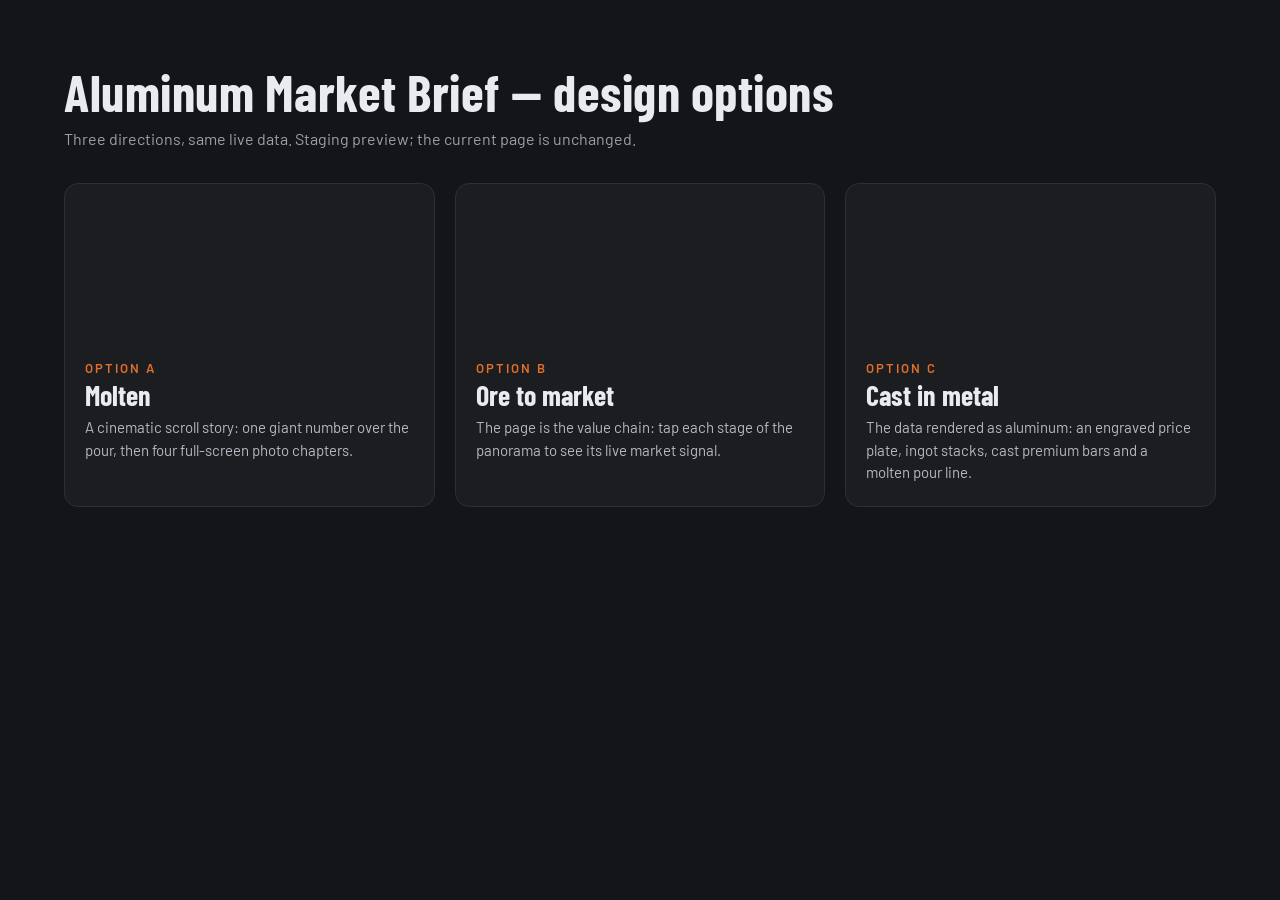
<file: v2/index.html>
<!DOCTYPE html>
<html lang="en">
<head>
<meta charset="UTF-8">
<meta name="viewport" content="width=device-width, initial-scale=1.0">
<meta name="robots" content="noindex">
<title>Aluminum Market Brief — Design Options</title>
<link rel="preconnect" href="https://fonts.googleapis.com"><link rel="preconnect" href="https://fonts.gstatic.com" crossorigin>
<link href="https://fonts.googleapis.com/css2?family=Barlow:wght@400;500;600&family=Barlow+Condensed:wght@600;700&display=swap" rel="stylesheet">
<style>
*{box-sizing:border-box;margin:0}
body{background:#141518;color:#e9ebee;font:16px/1.5 Barlow,system-ui,sans-serif;min-height:100vh;padding:clamp(24px,5vw,64px)}
h1{font:700 clamp(32px,5vw,52px)/1.05 "Barlow Condensed",sans-serif;letter-spacing:.5px}
p.sub{color:#9aa1aa;margin:8px 0 32px}
.grid{display:grid;grid-template-columns:repeat(auto-fit,minmax(min(100%,320px),1fr));gap:20px;max-width:1240px}
a.card{display:block;text-decoration:none;color:inherit;border:1px solid #2c2f35;border-radius:14px;overflow:hidden;background:#1b1d21;transition:transform .2s,border-color .2s}
a.card:hover,a.card:focus-visible{transform:translateY(-3px);border-color:#e0702a;outline:none}
.img{aspect-ratio:21/9;background:linear-gradient(120deg,#1d1f22,#5a2a12 70%,#e0702a) center/cover}
.body{padding:18px 20px 22px}
.tag{font:600 13px Barlow;letter-spacing:2px;color:#e0702a;text-transform:uppercase}
h2{font:700 28px/1.1 "Barlow Condensed",sans-serif;margin:4px 0 6px}
.body p{color:#b4bac2;font-size:15px}
@media (prefers-reduced-motion:reduce){a.card{transition:none}}
</style>
</head>
<body>
<h1>Aluminum Market Brief — design options</h1>
<p class="sub">Three directions, same live data. Staging preview; the current page is unchanged.</p>
<div class="grid">
  <a class="card" href="a/"><div class="img" style="background-image:url('https://d8j0ntlcm91z4.cloudfront.net/user_3EaJ0zs7pObdSQFUWhAsJzdpQ5t/hf_20261123_095052_16d65982-698f-4ed7-b714-9226cc0c26f8.png')"></div><div class="body"><div class="tag">Option A</div><h2>Molten</h2><p>A cinematic scroll story: one giant number over the pour, then four full-screen photo chapters.</p></div></a>
  <a class="card" href="b/"><div class="img" style="background-image:url('https://d8j0ntlcm91z4.cloudfront.net/user_3EaJ0zs7pObdSQFUWhAsJzdpQ5t/hf_20261123_101920_df5153f1-564f-41b7-a5f5-14a279846c3a.png')"></div><div class="body"><div class="tag">Option B</div><h2>Ore to market</h2><p>The page is the value chain: tap each stage of the panorama to see its live market signal.</p></div></a>
  <a class="card" href="c/"><div class="img" style="background-image:url('https://d8j0ntlcm91z4.cloudfront.net/user_3EaJ0zs7pObdSQFUWhAsJzdpQ5t/hf_20261123_095051_45e1b3c1-6da6-456d-b0e8-7969c14db430.png')"></div><div class="body"><div class="tag">Option C</div><h2>Cast in metal</h2><p>The data rendered as aluminum: an engraved price plate, ingot stacks, cast premium bars and a molten pour line.</p></div></a>
</div>
</body>
</html>
</file>
